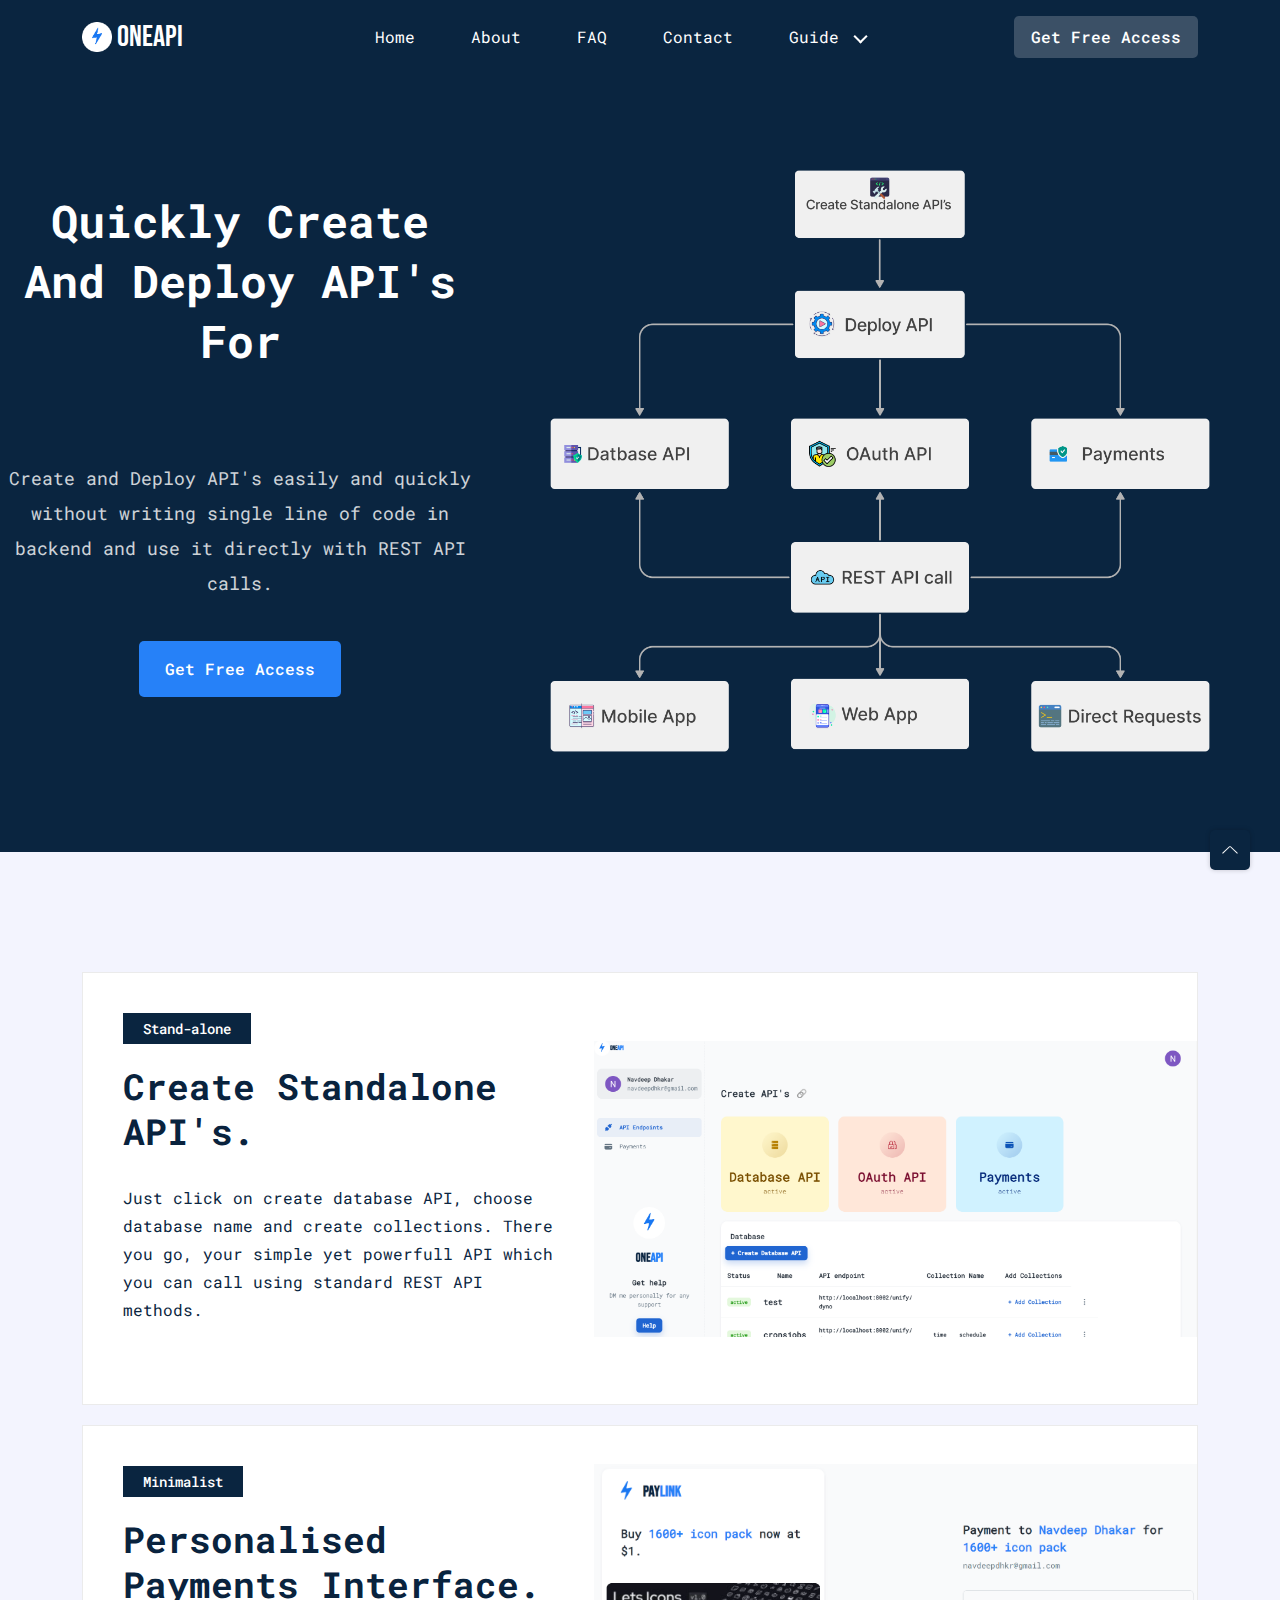
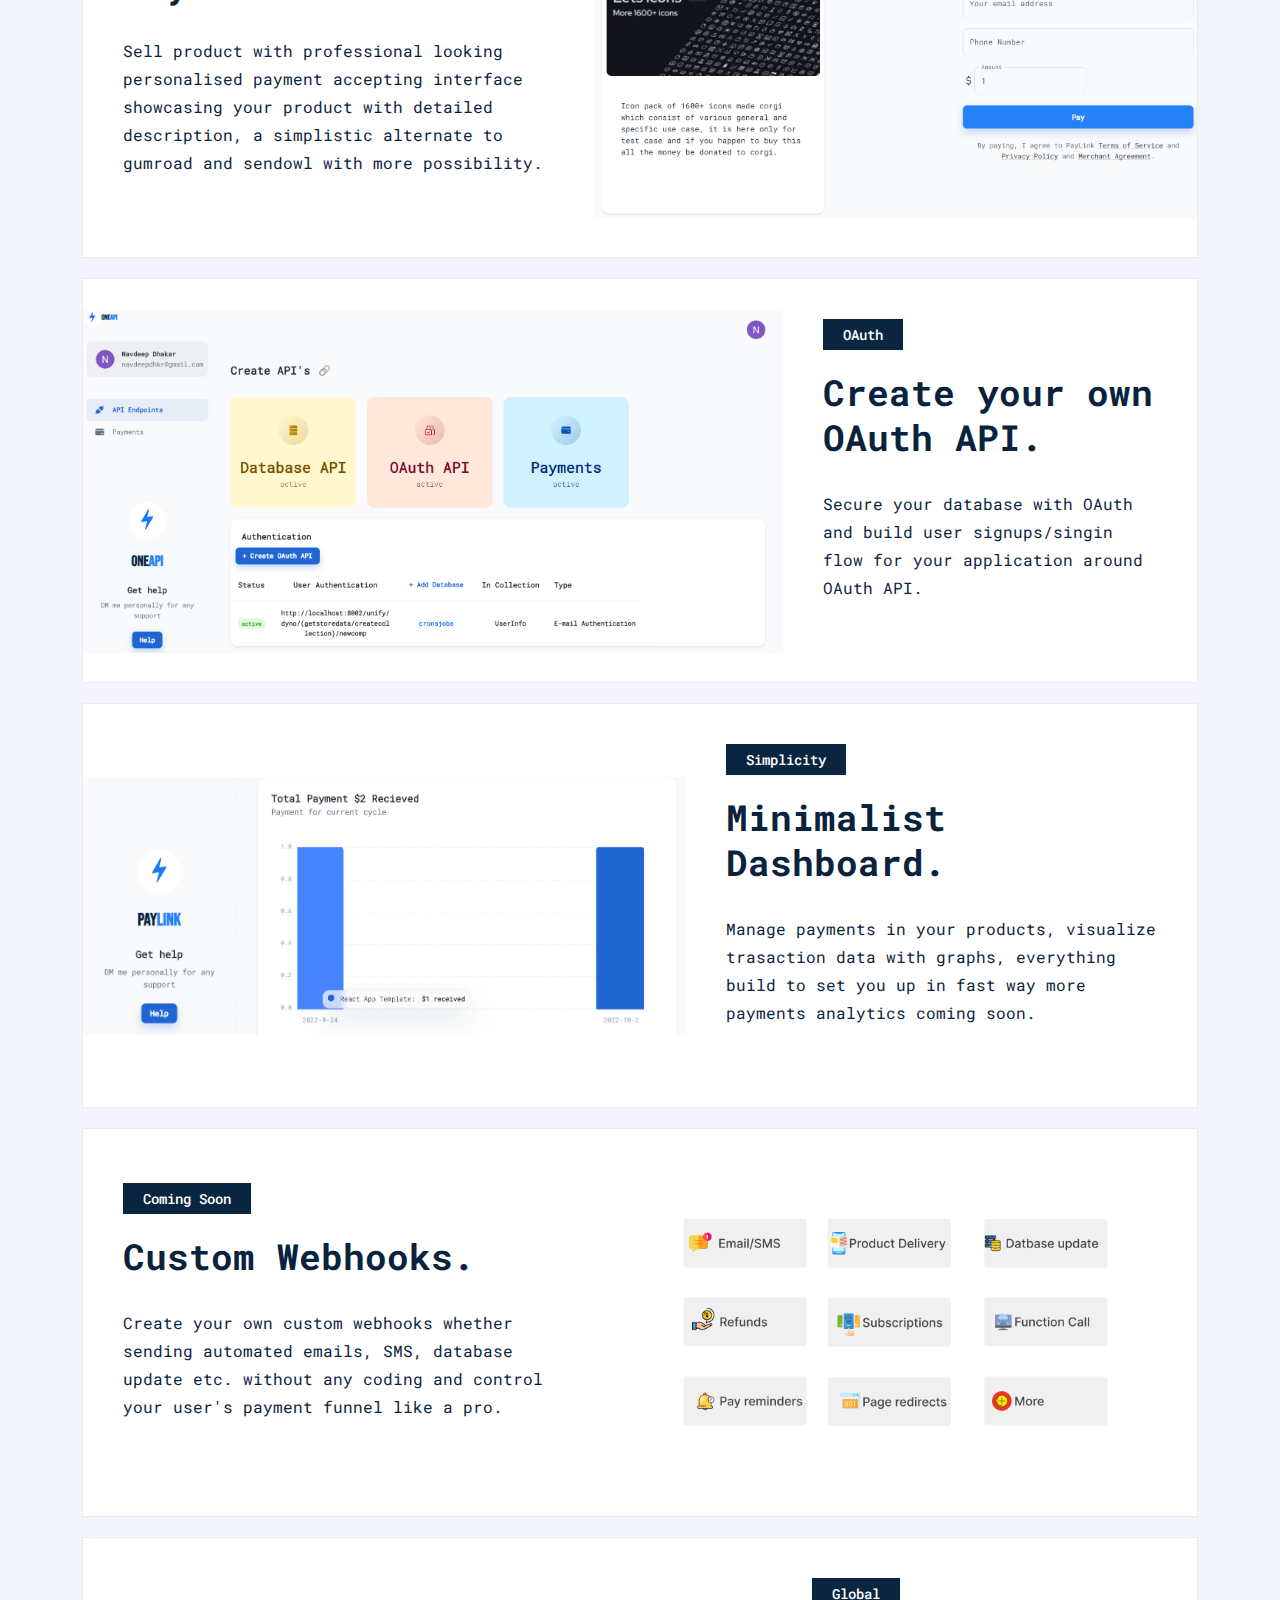
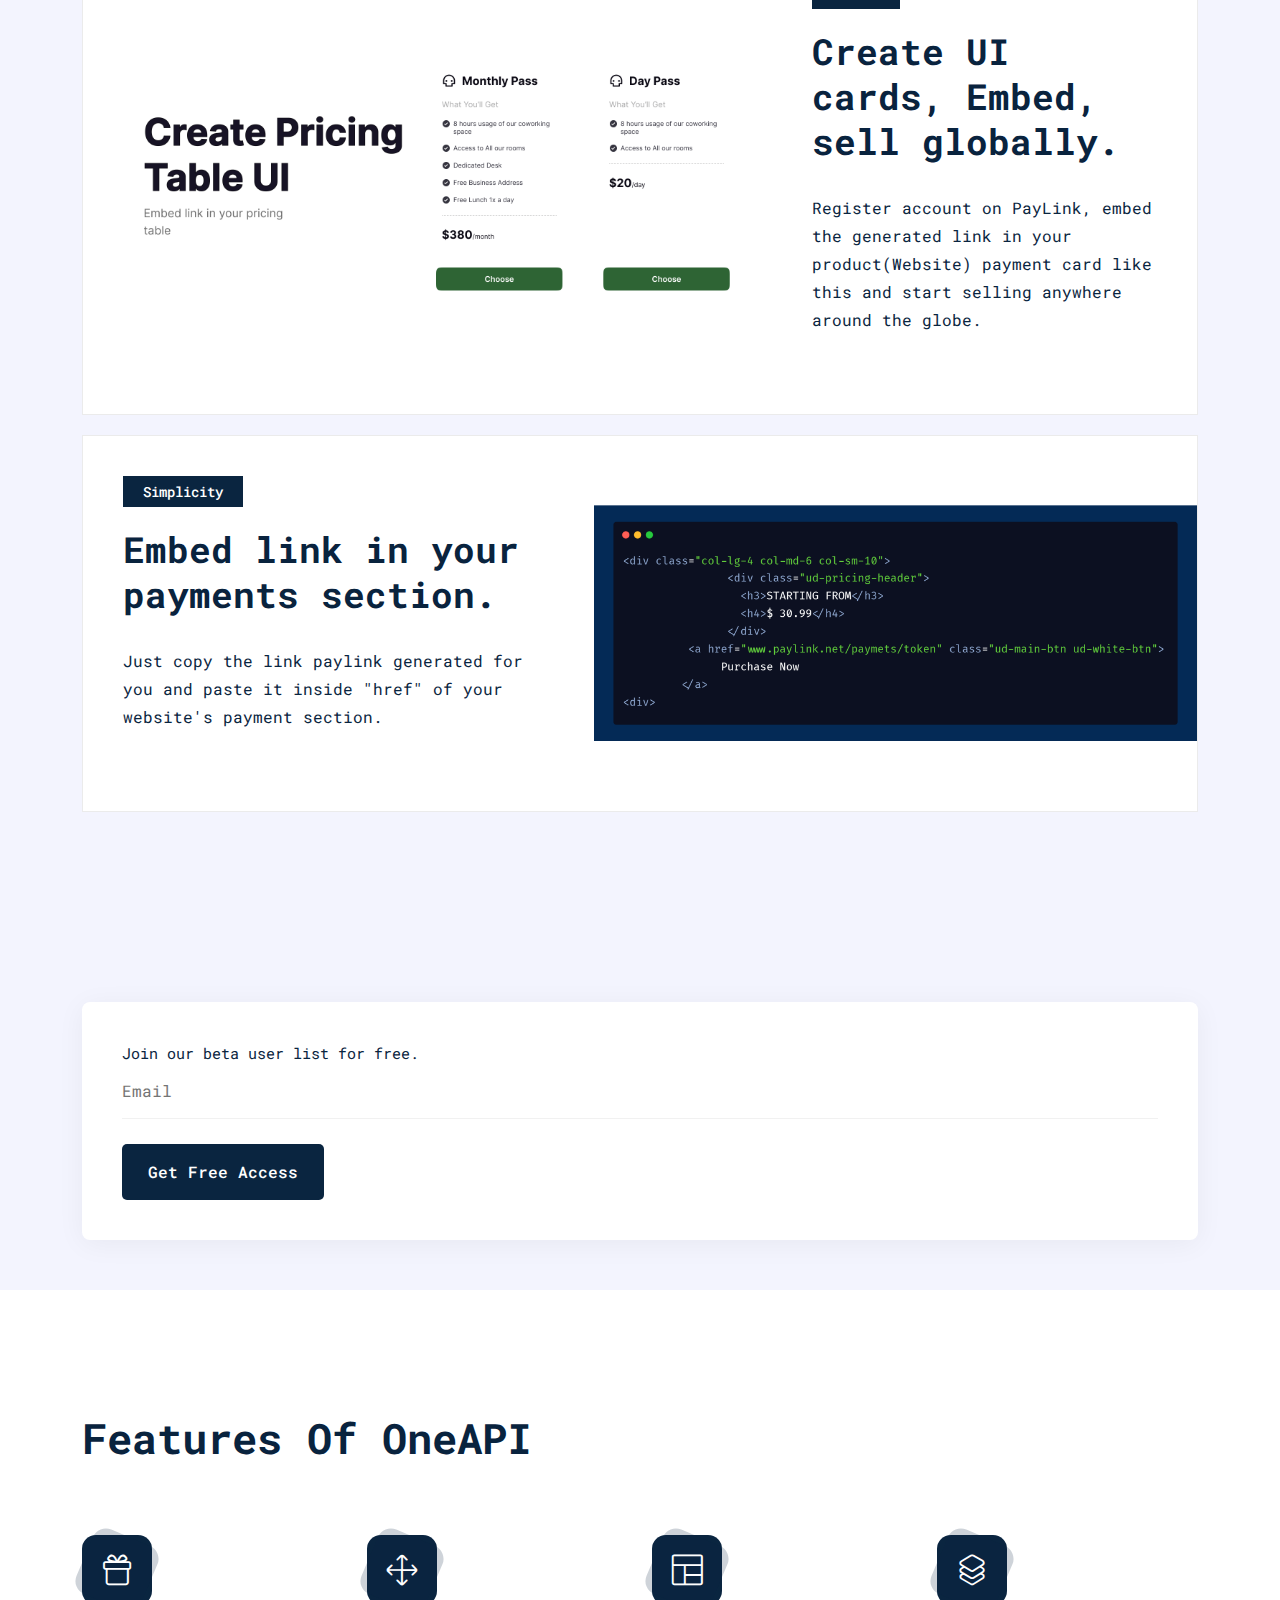
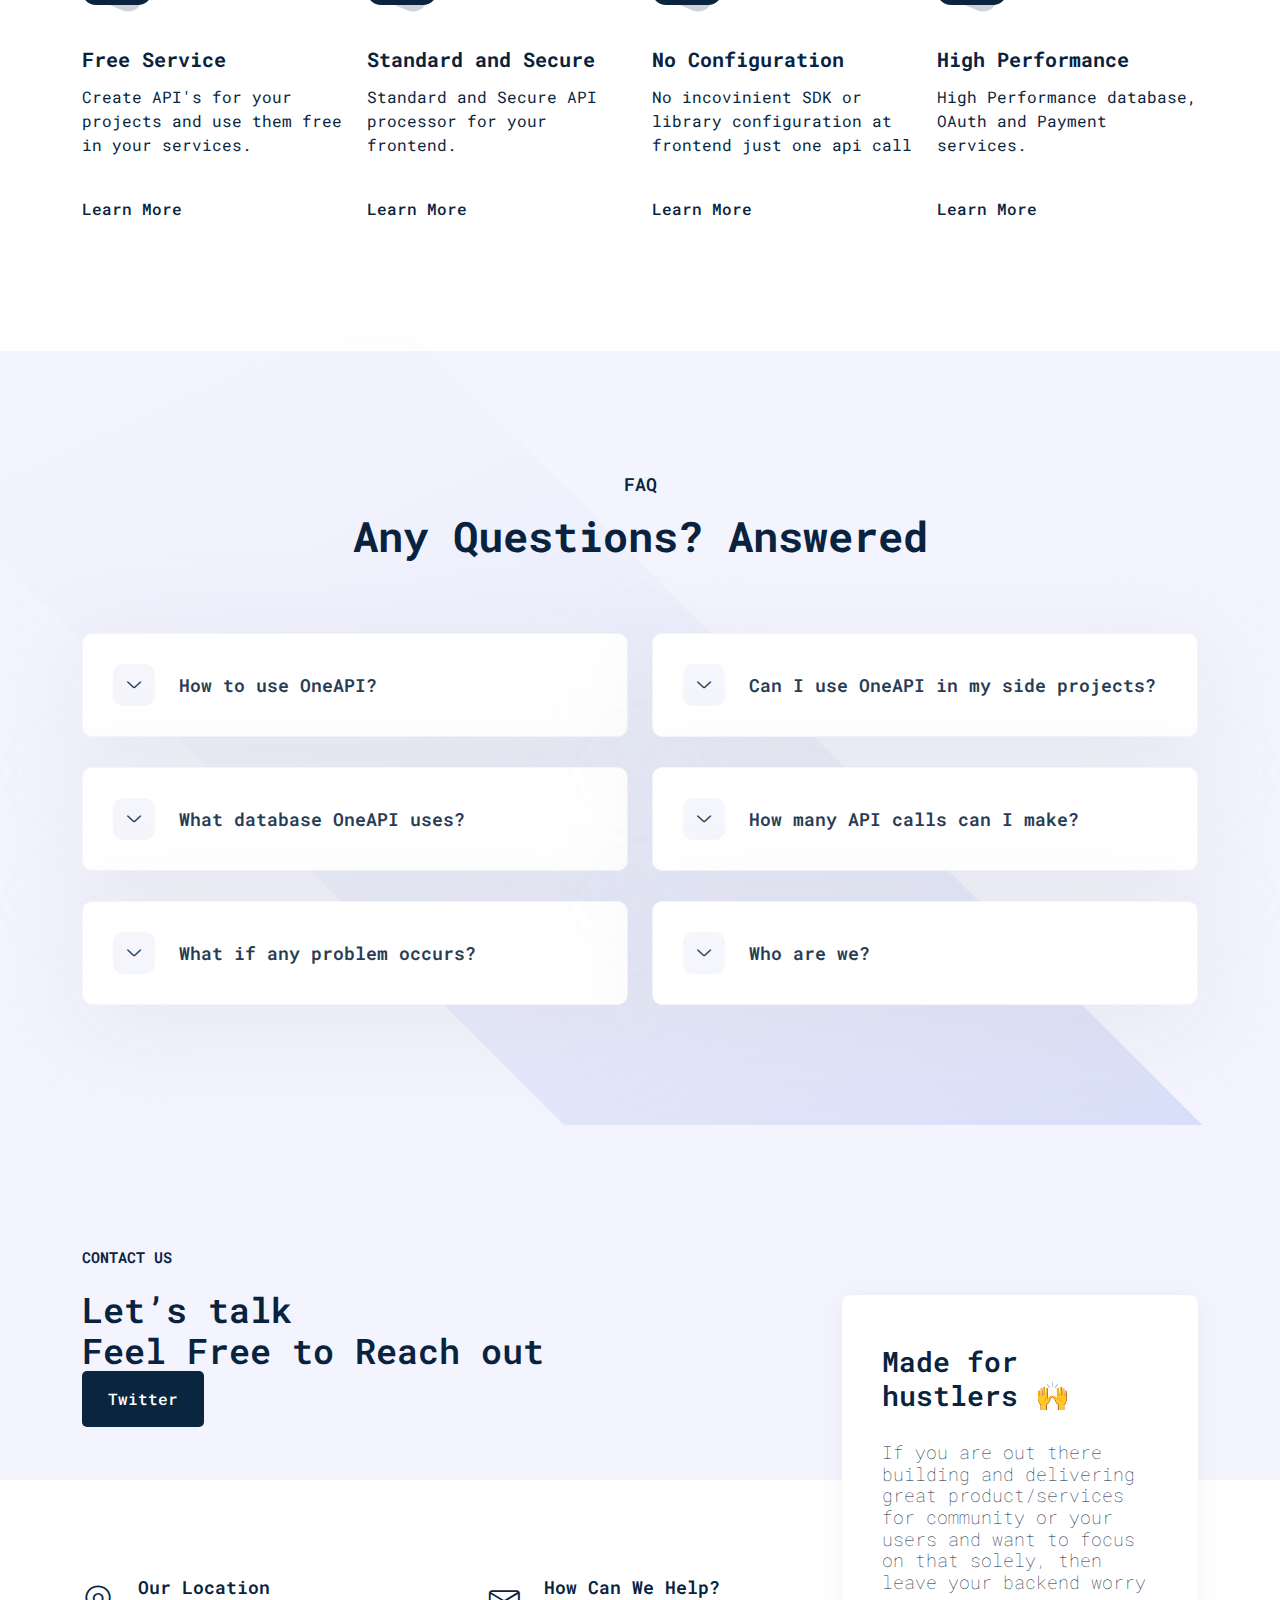
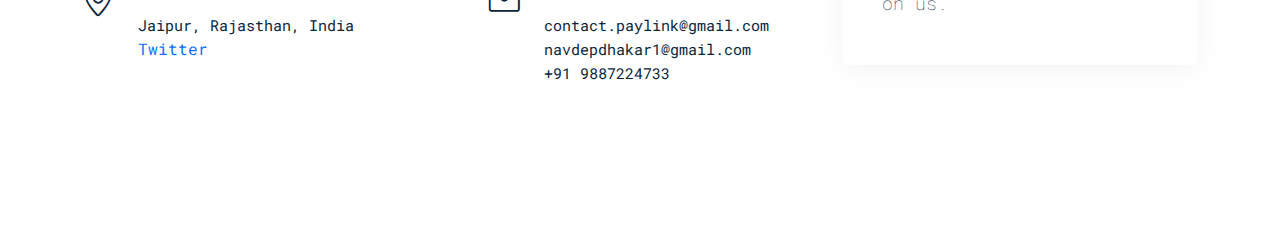
<file: index.html>
<!-- =========

	Template Name: Play
	Author: UIdeck
	Author URI: https://uideck.com/
	Support: https://uideck.com/support/
	Version: 1.1

========== -->

<!DOCTYPE html>
<html lang="en">
  <head>
    <meta charset="UTF-8" />
    <meta http-equiv="X-UA-Compatible" content="IE=edge" />
    <meta name="viewport" content="width=device-width, initial-scale=1.0" />
    <title>OneAPI | Create Stand-alone API's</title>

    <link rel="preconnect" href="https://fonts.googleapis.com" />
    <link rel="preconnect" href="https://fonts.gstatic.com" crossorigin />
    <link
      href="https://fonts.googleapis.com/css2?family=Bebas+Neue&family=Roboto+Mono&display=swap"
      rel="stylesheet"
    />
    <!-- Primary Meta Tags -->
    <meta name="title" content="PayLink - No code payment gateway" />
    <meta
      name="description"
      content="Create and deploy API's for database, OAuth, storage, payments."
    />
    <!-- Open Graph / Facebook -->
    <meta property="og:type" content="website" />
    <meta property="og:url" content="https://plink.vercel.app/" />
    <meta property="og:title" content="PayLink - No code payment gateway" />
    <meta
      property="og:description"
      content="Create and deploy API's for database, OAuth, storage, payments."
    />
    <meta
      property="og:image"
      content="https://res.cloudinary.com/dmzhcquzz/image/upload/v1667216365/Screenshot_216_kjw7pa.png"
    />

    <!-- Twitter -->
    <meta property="twitter:card" content="summary_large_image" />
    <meta property="twitter:url" content="https://www.nocodepayments.dev/" />
    <meta
      property="twitter:title"
      content="OneAPI - Create Stand-alone API's"
    />
    <meta
      property="twitter:description"
      content="Create and deploy API's for database, OAuth, storage, payments."
    />
    <meta
      property="twitter:image"
      content="https://res.cloudinary.com/dmzhcquzz/image/upload/v1667216365/Screenshot_216_kjw7pa.png"
    />

    <!--====== Favicon Icon ======-->
    <link
      rel="shortcut icon"
      href="assets/images/logo/paylink.png"
      type="image/svg"
    />

    <!-- ===== All CSS files ===== -->
    <link rel="stylesheet" href="assets/css/bootstrap.min.css" />
    <link rel="stylesheet" href="assets/css/animate.css" />
    <link rel="stylesheet" href="assets/css/lineicons.css" />
    <link rel="stylesheet" href="assets/css/ud-styles.css" />
    
    <script type="text/javascript">
    (function(c,l,a,r,i,t,y){
        c[a]=c[a]||function(){(c[a].q=c[a].q||[]).push(arguments)};
        t=l.createElement(r);t.async=1;t.src="https://www.clarity.ms/tag/"+i;
        y=l.getElementsByTagName(r)[0];y.parentNode.insertBefore(t,y);
    })(window, document, "clarity", "script", "dqkuocd3t5");
</script>
  </head>
  <body>
    <!-- ====== Header Start ====== -->
    <header class="ud-header">
      <div class="container">
        <div class="row">
          <div class="col-lg-12">
            <nav class="navbar navbar-expand-lg">
              <a
                class="navbar-brand"
                href="index.html"
                style="display: flex; align-items: center"
              >
                <img
                  src="assets/images/logo/oneapi.png"
                  alt="Logo"
                  style="width: 30px"
                />
                <p
                  class="ud-hero-title"
                  style="
                    font-family: 'Bebas Neue', cursive;
                    padding-left: 5px;
                    font-size: 30px;
                  "
                >
                  <span style="color: white" class="pay">One</span
                  ><span style="color: white" class="link">API</span>
                </p>
              </a>
              <button class="navbar-toggler">
                <span class="toggler-icon"> </span>
                <span class="toggler-icon"> </span>
                <span class="toggler-icon"> </span>
              </button>

              <div class="navbar-collapse">
                <ul id="nav" class="navbar-nav mx-auto">
                  <li class="nav-item">
                    <a class="ud-menu-scroll" href="#home">Home</a>
                  </li>

                  <li class="nav-item">
                    <a class="ud-menu-scroll" href="#about">About</a>
                  </li>
                  <li class="nav-item">
                    <a class="ud-menu-scroll" href="#faq">FAQ</a>
                  </li>
                  <!-- <li class="nav-item">
                    <a class="ud-menu-scroll" href="#pricing">Pricing</a>
                  </li>
                  <li class="nav-item">
                    <a class="ud-menu-scroll" href="#team">Team</a>
                  </li> -->
                  <li class="nav-item">
                    <a class="ud-menu-scroll" href="#contact">Contact</a>
                  </li>
                  <li class="nav-item nav-item-has-children">
                    <a href="javascript:void(0)"> Guide </a>
                    <ul class="ud-submenu">
                      <!-- <li class="ud-submenu-item">
                        <a href="pricing.html" class="ud-submenu-link">
                          Pricing Page
                        </a>
                      </li>
                      <li class="ud-submenu-item">
                        <a href="contact.html" class="ud-submenu-link">
                          Contact Page
                        </a>
                      </li>
                      <li class="ud-submenu-item">
                        <a href="blog.html" class="ud-submenu-link">
                          Blog Grid Page
                        </a>
                      </li> -->
                      <li class="ud-submenu-item">
                        <a
                          href="how-to-use-paylink.html"
                          class="ud-submenu-link"
                        >
                          Short Intro
                        </a>
                      </li>
                      <li class="ud-submenu-item">
                        <a
                          href="how-to-integrate-no-code-payments-in-easy-steps.html"
                          class="ud-submenu-link"
                        >
                          Payment Integration guide
                        </a>
                      </li>
                      <!-- <li class="ud-submenu-item">
                        <a href="#about" class="ud-submenu-link">
                          About Page
                        </a>
                      </li> -->
                      <!-- <li class="ud-submenu-item">
                        <a href="404.html" class="ud-submenu-link">404 Page</a>
                      </li> -->
                    </ul>
                  </li>
                </ul>
              </div>

              <div class="navbar-btn d-none d-sm-inline-block">
                <!-- <a href="login.html" class="ud-main-btn ud-login-btn">
                  Sign In
                </a> -->
                <a class="ud-main-btn ud-white-btn" href="#email">
                  Get Free Access
                </a>
              </div>
            </nav>
          </div>
        </div>
      </div>
    </header>
    <!-- ====== Header End ====== -->

    <!-- ====== Hero Start ====== -->
    <section class="ud-hero" id="home">
      <div
        style="
          display: flex;
          flex-direction: row;
          justify-content: center;
          align-items: center;
          flex-wrap: wrap;
        "
      >
        <div
          class="ud-hero-content wow fadeInUp"
          data-wow-delay=".2s"
          style="
            flex: 1;
            display: flex;
            flex-direction: column;
            align-items: center;
          "
        >
          <h1 class="ud-hero-title">
           Quickly Create And Deploy API's For
            <br />
            <div class="rw-words rw-words-1">
              <span> Web App</span>
              <span> Mobile App</span>
              <span>Rest API Call</span>
            </div>
            <br />
        
          </h1>
          <p class="ud-hero-desc">
          Create and Deploy API's easily and quickly without writing single line of code in backend and use it directly with REST API calls.
         
          <!-- Try paylink's <span style="color: #2681f8">3 steps</span> payment integration with custom webhooks. -->
    
          </p>
          <div style="display: flex; justify-content: center;align-items: center;margin-bottom: 10px;">
          
            
           </div>
          <div>
            <!-- <a href="login.html" class="ud-main-btn ud-login-btn">
                  Sign In
                </a> -->
            <a
              class="ud-main-btn ud-white-btn"
              href="#email"
              style="background-color: #2681f8"
            >
              Get Free Access
            </a>
          </div>
          
           <div style="display: flex; justify-content: center;align-items: center; margin-top: 10px;">
                        <!-- <span style="color: gray;">choose your gateway and start automatin.</span> -->

           <br>
            <!-- <a href="https://razorpay.com/">
            <img
                  src="assets/images/hero/razorpay.png"
                  alt="hero-image"
                  style="border-radius: 20px;width: 100px;"
                /></a> -->
           </div>
        </div>
        <div>
          <img
                  src="assets/images/blog/features1.png"
                  alt="hero-image"
                  style="width: 800px; padding-bottom: 30px;"
                />
        </div>

        <!-- <div class="slider" style="margin-bottom: 30px">
          <div class="slides" style="flex: 2">
            <div id="slides__1" class="slide">

              <a class="slide__prev" href="#slides__4" title="Next"></a>
              <a class="slide__next" href="#slides__2" title="Next"></a>
            </div>
            <div id="slides__2" class="slide">
              <a class="slide__prev" href="#slides__1" title="Prev"></a>
              <a class="slide__next" href="#slides__3" title="Next"></a>
            </div>
            <div id="slides__3" class="slide">
              
              <a class="slide__prev" href="#slides__2" title="Prev"></a>
              <a class="slide__next" href="#slides__4" title="Next"></a>
            </div>
          </div>
          <div class="slider__nav">
            <a class="slider__navlink" href="#slides__1" id="link1">1.Register</a>
            <a class="slider__navlink" href="#slides__2" id="link1">2.Embed</a>
            <a class="slider__navlink" href="#slides__3" id="link1">3.Accept</a>
          </div>
        </div> -->

        <!-- <div
              style="
                display: flex;
                flex-direction: row;
                padding-bottom: 10px;
                align-items: center;
              "
              class="steps"
            >
              <div
                class="ud-hero-image wow fadeInUp"
                data-wow-delay=".25s"
                style="padding-left: 20px"
              >
                <img
                  src="assets/images/blog/s1.png"
                  alt="hero-image"
                  style="border-radius: 20px"
                />

                <img
                  src="assets/images/hero/dotted-shape.svg"
                  alt="shape"
                  class="shape shape-2"
                />
                <h5 style="color: white">1. Register(Product Upload).</h5>
              </div>


              <div
                class="ud-hero-image wow fadeInUp"
                data-wow-delay=".25s"
                style="padding-left: 20px"
              >
                <img
                  src="assets/images/blog/code.png"
                  alt="hero-image"
                  style="border-radius: 20px"
                />

                <img
                  src="assets/images/hero/dotted-shape.svg"
                  alt="shape"
                  class="shape shape-2"
                />
                <h5 style="color: white">2. Embed HTML Link.</h5>
              </div>
           
              <div
                class="ud-hero-image wow fadeInUp"
                data-wow-delay=".25s"
                style="padding-left: 20px"
              >
                <img
                  src="assets/images/blog/s6.png"
                  alt="hero-image"
                  style="border-radius: 20px"
                />
  
                <img
                  src="assets/images/hero/dotted-shape.svg"
                  alt="shape"
                  class="shape shape-2"
                />
                <h5 style="color: white">3. Receive Payments.</h5>
              </div>
            </div> -->
      </div>
    </section>
    <!-- ====== Hero End ====== -->

    <!-- ====== About Start ====== -->
    <section id="about" class="ud-about">
      <div class="container">
        <div
          class="ud-about-wrapper wow fadeInUp"
          data-wow-delay=".2s"
          style="display: flex; align-items: center;"
        >
          
        <div class="ud-about-content-wrapper">
          <div class="ud-about-content">
            <span class="tag">Stand-alone</span>
            <h2>Create Standalone API's.</h2>
            <p>
              Just click on create database API, choose database name and create collections. There
              you go, your simple yet powerfull API which you can call using standard REST API methods.
            </p>
            <!-- <a href="javascript:void(0)" class="ud-main-btn">Learn More</a> -->
          </div>
        </div>
        <div class="ud-about-image">
          <img
            src="assets/images/blog/database.png"
            alt="about-image"
            style="width: 700px"
          />
        </div>
      </div>
        <div
          class="ud-about-wrapper wow fadeInUp"
          data-wow-delay=".2s"
          style="display: flex; align-items: center;"
        >
          
        <div class="ud-about-content-wrapper">
          <div class="ud-about-content">
            <span class="tag">Minimalist</span>
            <h2>Personalised Payments Interface.</h2>
            <p>
              Sell product with professional looking personalised payment accepting interface showcasing your product
              with detailed description, a simplistic alternate to gumroad and sendowl with more possibility.
            </p>
            <!-- <a href="javascript:void(0)" class="ud-main-btn">Learn More</a> -->
          </div>
        </div>
        <div class="ud-about-image">
          <img
            src="assets/images/blog/interface.png"
            alt="about-image"
            style="width: 700px"
          />
        </div>
      </div>
      <div
          class="ud-about-wrapper wow fadeInUp"
          data-wow-delay=".2s"
          style="display: flex; align-items: center;"
        >
           <img
            src="assets/images/blog/oauth.png"
            alt="about-image"
            style="width: 700px"
          />
        <div class="ud-about-content-wrapper">
          <div class="ud-about-content">
            <span class="tag">OAuth</span>
            <h2>Create your own OAuth API.</h2>
            <p>
              Secure your database with OAuth and build user signups/singin flow for your
              application around OAuth API.
            </p>
            <!-- <a href="javascript:void(0)" class="ud-main-btn">Learn More</a> -->
          </div>
        </div>
        <div class="ud-about-image">
         
        </div>
      </div>
      
        <div
        class="ud-about-wrapper wow fadeInUp"
        data-wow-delay=".2s"
        style="display: flex; align-items: center"
      >
       <div class="ud-about-image">
          <img
            src="assets/images/blog/dashboard.png"
            alt="about-image"
            style="width: 700px"
          />
        </div>
        <div class="ud-about-content-wrapper">
          <div class="ud-about-content">
            <span class="tag">Simplicity</span>
            <h2>Minimalist Dashboard.</h2>
            <p>
              Manage payments in your products, visualize trasaction data with graphs, everything build to set you up in fast way
              more payments analytics coming soon.
            </p>
            <!-- <a href="javascript:void(0)" class="ud-main-btn">Learn More</a> -->
          </div>
        </div>
       
      </div>
        <div
          class="ud-about-wrapper wow fadeInUp"
          data-wow-delay=".2s"
          style="display: flex; align-items: center;"
        >
        
        <div class="ud-about-content-wrapper">
          <div class="ud-about-content">
            <span class="tag">Coming Soon</span>
            <h2>Custom Webhooks.</h2>
            <p>
              Create your own custom webhooks whether sending automated emails, SMS, database update etc.
              without any coding and control your user's payment funnel like a pro.
            </p>
            <!-- <a href="javascript:void(0)" class="ud-main-btn">Learn More</a> -->
          </div>
        </div>
          <div class="ud-about-image">
          <img
            src="assets/images/blog/webhooks.png"
            alt="about-image"
            style="width: 700px"
          />
        </div>
      </div>
  
          <div
          class="ud-about-wrapper wow fadeInUp"
          data-wow-delay=".2s"
          style="display: flex; align-items: center; flex-direction: row"
        >
        <div class="ud-about-image">
            <img
              src="assets/images/blog/paymentex1.png"
              alt="about-image"
              style="width: 1000px"
            />
          </div>
          <div class="ud-about-content-wrapper">
            <div class="ud-about-content">
              <span class="tag">Global</span>
              <h2>Create UI cards, Embed, sell globally.</h2>
              <p>
                Register account on PayLink, embed the generated link in your
                product(Website) payment card like this and start selling
                anywhere around the globe.
              </p>
              <!-- <p>
                Core concept behind PayLink is to provide no code payment integration in your website without any complex payments gateway API configuration and unified payment link for you so you can sell anything online without worrying about
                payments.
              </p>

              <p>
                Unique PayLink can be shared with your customer or you can integrate it in your website and start accepting online payments in no time,
                 without hassle of setting up complex payments SDK in your website or app.
              </p>
              <p>
                We want to be part of journey from $0.00 MRR to $1xxxxx MRR and help you in this journey 
                by making your customer checkout experience as smooth as possible.
              </p> -->
              <!-- <a href="javascript:void(0)" class="ud-main-btn">Learn More</a> -->
            </div>
          </div>
          
        </div>
      <div
        class="ud-about-wrapper wow fadeInUp"
        data-wow-delay=".2s"
        style="display: flex; align-items: center"
      > 
        <div class="ud-about-content-wrapper">
          <div class="ud-about-content">
            <span class="tag">Simplicity</span>
            <h2>Embed link in your payments section.</h2>
            <p>
              Just copy the link paylink generated for you and paste it inside
              "href" of your website's payment section.
            </p>
            <!-- <a href="javascript:void(0)" class="ud-main-btn">Learn More</a> -->
          </div>
        </div>
       <div class="ud-about-image">
          <img
            src="assets/images/blog/code1.png"
            alt="about-image"
            style="width: 700px"
          />
        </div>
      </div>
    </section>
    <section id="email" class="ud-about" style="padding: 50px 0">
      <div class="container">
        <div
          class="ud-contact-form-wrapper wow fadeInUp"
          data-wow-delay=".2s"
          style="padding: 40px"
        >
          <form
            class="ud-contact-form"
            method="post"
            action="https://a425e9be.sibforms.com/serve/[base64]"
          >
            <!-- <div class="ud-form-group">
                                              <label for="fullName">Name</label>
                                              <input type="text" name="name" placeholder="Name (optional)" />
                                            </div> -->
            <div class="ud-form-group">
              <label for="email" style="color: #0a2540; font-size: 15px"
                >Join our beta user list for free.</label
              >
              <input
                class="input"
                type="text"
                id="EMAIL"
                name="EMAIL"
                autocomplete="off"
                placeholder="Email"
                data-required="true"
                required
              />
            </div>
            <!-- <p>
              <input
                id="07639"
                type="checkbox"
                name="l"
                checked
                value="07639332-bbc6-4145-9377-673b6b12fa13"
              />
              <label for="07639">confirm</label>
            </p> -->
            <div class="ud-form-group mb-0">
              <button type="submit" class="ud-main-btn">Get Free Access</button>
            </div>
          </form>
        </div>
      </div>
    </section>
    <!-- ====== About End ====== -->
    <!-- ====== Features Start ====== -->
    <section id="features" class="ud-features">
      <div class="container">
        <div class="row">
          <div class="col-lg-12">
            <div class="ud-section-title">
              <h2>Features of OneAPI</h2>
              <p></p>
            </div>
          </div>
        </div>
        <div class="row">
          <div class="col-xl-3 col-lg-3 col-sm-6">
            <div class="ud-single-feature wow fadeInUp" data-wow-delay=".1s">
              <div class="ud-feature-icon">
                <i class="lni lni-gift"></i>
              </div>
              <div class="ud-feature-content">
                <h3 class="ud-feature-title">Free Service</h3>
                <p class="ud-feature-desc">
                 Create API's for your projects and use them free in your services.
                </p>
                <a href="javascript:void(0)" class="ud-feature-link">
                  Learn More
                </a>
              </div>
            </div>
          </div>
          <div class="col-xl-3 col-lg-3 col-sm-6">
            <div class="ud-single-feature wow fadeInUp" data-wow-delay=".15s">
              <div class="ud-feature-icon">
                <i class="lni lni-move"></i>
              </div>
              <div class="ud-feature-content">
                <h3 class="ud-feature-title">Standard and Secure</h3>
                <p class="ud-feature-desc">
                  Standard and Secure API processor for your frontend.
                </p>
                <a href="javascript:void(0)" class="ud-feature-link">
                  Learn More
                </a>
              </div>
            </div>
          </div>
          <div class="col-xl-3 col-lg-3 col-sm-6">
            <div class="ud-single-feature wow fadeInUp" data-wow-delay=".2s">
              <div class="ud-feature-icon">
                <i class="lni lni-layout"></i>
              </div>
              <div class="ud-feature-content">
                <h3 class="ud-feature-title">No Configuration</h3>
                <p class="ud-feature-desc">
                 No incovinient SDK or library configuration at frontend just one api call
                </p>
                <a href="javascript:void(0)" class="ud-feature-link">
                  Learn More
                </a>
              </div>
            </div>
          </div>
          <div class="col-xl-3 col-lg-3 col-sm-6">
            <div class="ud-single-feature wow fadeInUp" data-wow-delay=".25s">
              <div class="ud-feature-icon">
                <i class="lni lni-layers"></i>
              </div>
              <div class="ud-feature-content">
                <h3 class="ud-feature-title">High Performance</h3>
                <p class="ud-feature-desc">
                 High Performance database, OAuth and Payment services.
                </p>
                <a href="javascript:void(0)" class="ud-feature-link">
                  Learn More
                </a>
              </div>
            </div>
          </div>
        </div>
      </div>
    </section>
    <!-- ====== Features End ====== -->
    <!-- ====== Pricing Start ====== -->
    <!-- <section id="pricing" class="ud-pricing">
      <div class="container">
        <div class="row">
          <div class="col-lg-12">
            <div class="ud-section-title mx-auto text-center">
              <span>Pricing</span>
              <h2>Our Pricing Plans</h2>
              <p>
                There are many variations of passages of Lorem Ipsum available
                but the majority have suffered alteration in some form.
              </p>
            </div>
          </div>
        </div>

        <div class="row g-0 align-items-center justify-content-center">
          <div class="col-lg-4 col-md-6 col-sm-10">
            <div
              class="ud-single-pricing first-item wow fadeInUp"
              data-wow-delay=".15s"
            >
              <div class="ud-pricing-header">
                <h3>STARTING FROM</h3>
                <h4>$ 19.99</h4>
              </div>
              <div class="ud-pricing-body">
                <ul>
                  <li>5 User</li>
                  <li>All UI components</li>
                  <li>Lifetime access</li>
                  <li>Free updates</li>
                  <li>Use on 1 (one) project</li>
                  <li>4 Months support</li>
                </ul>
              </div>
              <div class="ud-pricing-footer">
                <a href="javascript:void(0)" class="ud-main-btn ud-border-btn">
                  Purchase Now
                </a>
              </div>
            </div>
          </div>
          <div class="col-lg-4 col-md-6 col-sm-10">
            <div
              class="ud-single-pricing active wow fadeInUp"
              data-wow-delay=".1s"
            >
              <span class="ud-popular-tag">POPULAR</span>
              <div class="ud-pricing-header">
                <h3>STARTING FROM</h3>
                <h4>$ 30.99</h4>
              </div>
              <div class="ud-pricing-body">
                <ul>
                  <li>5 User</li>
                  <li>All UI components</li>
                  <li>Lifetime access</li>
                  <li>Free updates</li>
                  <li>Use on 1 (one) project</li>
                  <li>4 Months support</li>
                </ul>
              </div>
              <div class="ud-pricing-footer">
                <a href="javascript:void(0)" class="ud-main-btn ud-white-btn">
                  Purchase Now
                </a>
              </div>
            </div>
          </div>
          <div class="col-lg-4 col-md-6 col-sm-10">
            <div
              class="ud-single-pricing last-item wow fadeInUp"
              data-wow-delay=".15s"
            >
              <div class="ud-pricing-header">
                <h3>STARTING FROM</h3>
                <h4>$ 70.99</h4>
              </div>
              <div class="ud-pricing-body">
                <ul>
                  <li>5 User</li>
                  <li>All UI components</li>
                  <li>Lifetime access</li>
                  <li>Free updates</li>
                  <li>Use on 1 (one) project</li>
                  <li>4 Months support</li>
                </ul>
              </div>
              <div class="ud-pricing-footer">
                <a href="javascript:void(0)" class="ud-main-btn ud-border-btn">
                  Purchase Now
                </a>
              </div>
            </div>
          </div>
        </div>
      </div>
    </section> -->
    <!-- ====== Pricing End ====== -->

    <!-- ====== FAQ Start ====== -->
    <section id="faq" class="ud-faq">
      <div class="shape">
        <img src="assets/images/faq/shape.svg" alt="shape" />
      </div>
      <div class="container">
        <div class="row">
          <div class="col-lg-12">
            <div class="ud-section-title text-center mx-auto">
              <span>FAQ</span>
              <h2>Any Questions? Answered</h2>
              <p></p>
            </div>
          </div>
        </div>

        <div class="row">
          <div class="col-lg-6">
            <div class="ud-single-faq wow fadeInUp" data-wow-delay=".1s">
              <div class="accordion">
                <button
                  class="ud-faq-btn collapsed"
                  data-bs-toggle="collapse"
                  data-bs-target="#collapseOne"
                >
                  <span class="icon flex-shrink-0">
                    <i class="lni lni-chevron-down"></i>
                  </span>
                  <span>How to use OneAPI?</span>
                </button>
                <div id="collapseOne" class="accordion-collapse collapse">
                  <div class="ud-faq-body">
                    Create your API endpoint with database, call REST API from any fronted app(no backend required).
                  </div>
                </div>
              </div>
            </div>
            <div class="ud-single-faq wow fadeInUp" data-wow-delay=".15s">
              <div class="accordion">
                <button
                  class="ud-faq-btn collapsed"
                  data-bs-toggle="collapse"
                  data-bs-target="#collapseTwo"
                >
                  <span class="icon flex-shrink-0">
                    <i class="lni lni-chevron-down"></i>
                  </span>
                  <span>What database OneAPI uses?</span>
                </button>
                <div id="collapseTwo" class="accordion-collapse collapse">
                  <div class="ud-faq-body">
                    OneAPI uses document based noSQL database and mongodb as it's service provider.
                  </div>
                </div>
              </div>
            </div>
            <div class="ud-single-faq wow fadeInUp" data-wow-delay=".2s">
              <div class="accordion">
                <button
                  class="ud-faq-btn collapsed"
                  data-bs-toggle="collapse"
                  data-bs-target="#collapseThree"
                >
                  <span class="icon flex-shrink-0">
                    <i class="lni lni-chevron-down"></i>
                  </span>
                  <span>What if any problem occurs?</span>
                </button>
                <div id="collapseThree" class="accordion-collapse collapse">
                  <div class="ud-faq-body">
                    we try to keep every process as transparent as we can, so if
                    anything happens you can contact us directly via phone or
                    email, we assure you your experience will be nice.
                  </div>
                </div>
              </div>
            </div>
          </div>
          <div class="col-lg-6">
            <div class="ud-single-faq wow fadeInUp" data-wow-delay=".1s">
              <div class="accordion">
                <button
                  class="ud-faq-btn collapsed"
                  data-bs-toggle="collapse"
                  data-bs-target="#collapseFour"
                >
                  <span class="icon flex-shrink-0">
                    <i class="lni lni-chevron-down"></i>
                  </span>
                  <span>Can I use OneAPI in my side projects?</span>
                </button>
                <div id="collapseFour" class="accordion-collapse collapse">
                  <div class="ud-faq-body">
                    Absolutely you can, OneAPI handles all your request upto
                    certain traffic for free.
                  </div>
                </div>
              </div>
            </div>
            <div class="ud-single-faq wow fadeInUp" data-wow-delay=".15s">
              <div class="accordion">
                <button
                  class="ud-faq-btn collapsed"
                  data-bs-toggle="collapse"
                  data-bs-target="#collapseFive"
                >
                  <span class="icon flex-shrink-0">
                    <i class="lni lni-chevron-down"></i>
                  </span>
                  <span>How many API calls can I make?</span>
                </button>
                <div id="collapseFive" class="accordion-collapse collapse">
                  <div class="ud-faq-body">
                    We are currently in our Beta Phase so as of now there is no
                    premium plan so you can use OneAPI for as many requests as
                    you want.
                  </div>
                </div>
              </div>
            </div>
            <div class="ud-single-faq wow fadeInUp" data-wow-delay=".2s">
              <div class="accordion">
                <button
                  class="ud-faq-btn collapsed"
                  data-bs-toggle="collapse"
                  data-bs-target="#collapseSix"
                >
                  <span class="icon flex-shrink-0">
                    <i class="lni lni-chevron-down"></i>
                  </span>
                  <span>Who are we?</span>
                </button>
                <div id="collapseSix" class="accordion-collapse collapse">
                  <div class="ud-faq-body">
                    I am a software developer and I love to build No Code tools
                    and application.Helping digital creators and people with not
                    much coding background make online impact interests me. so
                    feel free to use it, if you have any feedback give it at
                    navdepdhakar1@gmail.com or want to get in touch feel free to
                    reach me on twitter
                    <a href="https://twitter.com/dev_navdeep"
                      >https://twitter.com/dev_navdeep</a
                    >.
                  </div>
                </div>
              </div>
            </div>
          </div>
        </div>
      </div>
    </section>
    <!-- ====== FAQ End ====== -->

    <!-- ====== Testimonials Start ====== -->
    <!-- <section id="testimonials" class="ud-testimonials">
      <div class="container">
        <div class="row">
          <div class="col-lg-12">
            <div class="ud-section-title mx-auto text-center">
              <span>Testimonials</span>
              <h2>What our Customers Says</h2>
              <p>
                There are many variations of passages of Lorem Ipsum available
                but the majority have suffered alteration in some form.
              </p>
            </div>
          </div>
        </div>

        <div class="row">
          <div class="col-lg-4 col-md-6">
            <div
              class="ud-single-testimonial wow fadeInUp"
              data-wow-delay=".1s"
            >
              <div class="ud-testimonial-ratings">
                <i class="lni lni-star-filled"></i>
                <i class="lni lni-star-filled"></i>
                <i class="lni lni-star-filled"></i>
                <i class="lni lni-star-filled"></i>
                <i class="lni lni-star-filled"></i>
              </div>
              <div class="ud-testimonial-content">
                <p>
                  “Our members are so impressed. It's intuitive. It's clean.
                  It's distraction free. If you're building a community.
                </p>
              </div>
              <div class="ud-testimonial-info">
                <div class="ud-testimonial-image">
                  <img
                    src="assets/images/testimonials/author-01.png"
                    alt="author"
                  />
                </div>
                <div class="ud-testimonial-meta">
                  <h4>Sabo Masties</h4>
                  <p>Founder @UIdeck</p>
                </div>
              </div>
            </div>
          </div>
          <div class="col-lg-4 col-md-6">
            <div
              class="ud-single-testimonial wow fadeInUp"
              data-wow-delay=".15s"
            >
              <div class="ud-testimonial-ratings">
                <i class="lni lni-star-filled"></i>
                <i class="lni lni-star-filled"></i>
                <i class="lni lni-star-filled"></i>
                <i class="lni lni-star-filled"></i>
                <i class="lni lni-star-filled"></i>
              </div>
              <div class="ud-testimonial-content">
                <p>
                  “Our members are so impressed. It's intuitive. It's clean.
                  It's distraction free. If you're building a community.
                </p>
              </div>
              <div class="ud-testimonial-info">
                <div class="ud-testimonial-image">
                  <img
                    src="assets/images/testimonials/author-02.png"
                    alt="author"
                  />
                </div>
                <div class="ud-testimonial-meta">
                  <h4>Margin Gesmu</h4>
                  <p>Founder @Lineicons</p>
                </div>
              </div>
            </div>
          </div>
          <div class="col-lg-4 col-md-6">
            <div
              class="ud-single-testimonial wow fadeInUp"
              data-wow-delay=".2s"
            >
              <div class="ud-testimonial-ratings">
                <i class="lni lni-star-filled"></i>
                <i class="lni lni-star-filled"></i>
                <i class="lni lni-star-filled"></i>
                <i class="lni lni-star-filled"></i>
                <i class="lni lni-star-filled"></i>
              </div>
              <div class="ud-testimonial-content">
                <p>
                  “Our members are so impressed. It's intuitive. It's clean.
                  It's distraction free. If you're building a community.
                </p>
              </div>
              <div class="ud-testimonial-info">
                <div class="ud-testimonial-image">
                  <img
                    src="assets/images/testimonials/author-03.png"
                    alt="author"
                  />
                </div>
                <div class="ud-testimonial-meta">
                  <h4>William Smith</h4>
                  <p>Founder @GrayGrids</p>
                </div>
              </div>
            </div>
          </div>
        </div>
        <div class="row">
          <div class="col-lg-12">
            <div class="ud-brands wow fadeInUp" data-wow-delay=".2s">
              <div class="ud-title">
                <h6>Trusted and Used by</h6>
              </div>
              <div class="ud-brands-logo">
                <div class="ud-single-logo">
                  <img src="assets/images/brands/ayroui.svg" alt="ayroui" />
                </div>
                <div class="ud-single-logo">
                  <img src="assets/images/brands/uideck.svg" alt="uideck" />
                </div>
                <div class="ud-single-logo">
                  <img
                    src="assets/images/brands/graygrids.svg"
                    alt="graygrids"
                  />
                </div>
                <div class="ud-single-logo">
                  <img
                    src="assets/images/brands/lineicons.svg"
                    alt="lineicons"
                  />
                </div>
                <div class="ud-single-logo">
                  <img
                    src="assets/images/brands/ecommerce-html.svg"
                    alt="ecommerce-html"
                  />
                </div>
              </div>
            </div>
          </div>
        </div>
      </div>
    </section> -->
    <!-- ====== Testimonials End ====== -->

    <!-- ====== Team Start ====== -->
    <!-- <section id="team" class="ud-team">
      <div class="container">
        <div class="row">
          <div class="col-lg-12">
            <div class="ud-section-title mx-auto text-center">
              <span>Our Team</span>
              <h2>Meet The Team</h2>
              <p>
                There are many variations of passages of Lorem Ipsum available
                but the majority have suffered alteration in some form.
              </p>
            </div>
          </div>
        </div>

        <div class="row">
          <div class="col-xl-3 col-lg-3 col-sm-6">
            <div class="ud-single-team wow fadeInUp" data-wow-delay=".1s">
              <div class="ud-team-image-wrapper">
                <div class="ud-team-image">
                  <img src="assets/images/team/team-01.png" alt="team" />
                </div>

                <img
                  src="assets/images/team/dotted-shape.svg"
                  alt="shape"
                  class="shape shape-1"
                />
                <img
                  src="assets/images/team/shape-2.svg"
                  alt="shape"
                  class="shape shape-2"
                />
              </div>
              <div class="ud-team-info">
                <h5>Adveen Desuza</h5>
                <h6>UI Designer</h6>
              </div>
              <ul class="ud-team-socials">
                <li>
                  <a href="https://twitter.com/MusharofChy">
                    <i class="lni lni-facebook-filled"></i>
                  </a>
                </li>
                <li>
                  <a href="https://twitter.com/MusharofChy">
                    <i class="lni lni-twitter-filled"></i>
                  </a>
                </li>
                <li>
                  <a href="https://twitter.com/MusharofChy">
                    <i class="lni lni-instagram-filled"></i>
                  </a>
                </li>
              </ul>
            </div>
          </div>
          <div class="col-xl-3 col-lg-3 col-sm-6">
            <div class="ud-single-team wow fadeInUp" data-wow-delay=".15s">
              <div class="ud-team-image-wrapper">
                <div class="ud-team-image">
                  <img src="assets/images/team/team-02.png" alt="team" />
                </div>

                <img
                  src="assets/images/team/dotted-shape.svg"
                  alt="shape"
                  class="shape shape-1"
                />
                <img
                  src="assets/images/team/shape-2.svg"
                  alt="shape"
                  class="shape shape-2"
                />
              </div>
              <div class="ud-team-info">
                <h5>Jezmin uniya</h5>
                <h6>Product Designer</h6>
              </div>
              <ul class="ud-team-socials">
                <li>
                  <a href="https://twitter.com/MusharofChy">
                    <i class="lni lni-facebook-filled"></i>
                  </a>
                </li>
                <li>
                  <a href="https://twitter.com/MusharofChy">
                    <i class="lni lni-twitter-filled"></i>
                  </a>
                </li>
                <li>
                  <a href="https://twitter.com/MusharofChy">
                    <i class="lni lni-instagram-filled"></i>
                  </a>
                </li>
              </ul>
            </div>
          </div>
          <div class="col-xl-3 col-lg-3 col-sm-6">
            <div class="ud-single-team wow fadeInUp" data-wow-delay=".2s">
              <div class="ud-team-image-wrapper">
                <div class="ud-team-image">
                  <img src="assets/images/team/team-03.png" alt="team" />
                </div>

                <img
                  src="assets/images/team/dotted-shape.svg"
                  alt="shape"
                  class="shape shape-1"
                />
                <img
                  src="assets/images/team/shape-2.svg"
                  alt="shape"
                  class="shape shape-2"
                />
              </div>
              <div class="ud-team-info">
                <h5>Andrieo Gloree</h5>
                <h6>App Developer</h6>
              </div>
              <ul class="ud-team-socials">
                <li>
                  <a href="https://twitter.com/MusharofChy">
                    <i class="lni lni-facebook-filled"></i>
                  </a>
                </li>
                <li>
                  <a href="https://twitter.com/MusharofChy">
                    <i class="lni lni-twitter-filled"></i>
                  </a>
                </li>
                <li>
                  <a href="https://twitter.com/MusharofChy">
                    <i class="lni lni-instagram-filled"></i>
                  </a>
                </li>
              </ul>
            </div>
          </div>
          <div class="col-xl-3 col-lg-3 col-sm-6">
            <div class="ud-single-team wow fadeInUp" data-wow-delay=".25s">
              <div class="ud-team-image-wrapper">
                <div class="ud-team-image">
                  <img src="assets/images/team/team-04.png" alt="team" />
                </div>

                <img
                  src="assets/images/team/dotted-shape.svg"
                  alt="shape"
                  class="shape shape-1"
                />
                <img
                  src="assets/images/team/shape-2.svg"
                  alt="shape"
                  class="shape shape-2"
                />
              </div>
              <div class="ud-team-info">
                <h5>Jackie Sanders</h5>
                <h6>Content Writer</h6>
              </div>
              <ul class="ud-team-socials">
                <li>
                  <a href="https://twitter.com/MusharofChy">
                    <i class="lni lni-facebook-filled"></i>
                  </a>
                </li>
                <li>
                  <a href="https://twitter.com/MusharofChy">
                    <i class="lni lni-twitter-filled"></i>
                  </a>
                </li>
                <li>
                  <a href="https://twitter.com/MusharofChy">
                    <i class="lni lni-instagram-filled"></i>
                  </a>
                </li>
              </ul>
            </div>
          </div>
        </div>
      </div>
    </section> -->
    <!-- ====== Team End ====== -->

    <!-- ====== Contact Start ====== -->
    <section id="contact" class="ud-contact">
      <div class="container">
        <div class="row align-items-center">
          <div class="col-xl-8 col-lg-7">
            <div class="ud-contact-content-wrapper">
              <div class="ud-contact-title">
                <span>CONTACT US</span>
                <h2>
                  Let’s talk <br />
                  Feel Free to Reach out
                </h2>
                <a
                  href="https://twitter.com/dev_navdeep"
                  class="ud-main-btn ud-login-btn"
                >
                  Twitter
                </a>
              </div>
              <div class="ud-contact-info-wrapper">
                <div class="ud-single-info">
                  <div class="ud-info-icon">
                    <i class="lni lni-map-marker"></i>
                  </div>
                  <div class="ud-info-meta">
                    <h5>Our Location</h5>
                    <p>Jaipur, Rajasthan, India</p>
                    <a href="https://twitter.com/paylinkOneAPI">Twitter</a>

                  </div>
                </div>
                <div class="ud-single-info">
                  <div class="ud-info-icon">
                    <i class="lni lni-envelope"></i>
                  </div>
                  <div class="ud-info-meta">
                    <h5>How Can We Help?</h5>
                    <p>contact.paylink@gmail.com</p>
                    <p>navdepdhakar1@gmail.com</p>
                    <p>+91 9887224733</p>
                  </div>
                </div>
             
              </div>
            </div>
          </div>
           <div class="col-xl-4 col-lg-5">
            <div
              class="ud-contact-form-wrapper wow fadeInUp"
              data-wow-delay=".2s"
            >
              <h3 class="ud-contact-form-title">Made for hustlers 🙌</h3>
              <h5 style="font-weight: lighter;">If you are out there building and delivering great product/services for community or your users 
                and want to focus on that solely, then leave your backend worry on us.
              </h5>
              
            </div>
          </div>
          <!-- <div class="col-xl-4 col-lg-5">
            <div
              class="ud-contact-form-wrapper wow fadeInUp"
              data-wow-delay=".2s"
            >
              <h3 class="ud-contact-form-title">Send us a Message</h3>
              <form class="ud-contact-form">
                <div class="ud-form-group">
                  <label for="fullName">Full Name*</label>
                  <input
                    type="text"
                    name="fullName"
                    placeholder="Adam Gelius"
                  />
                </div>
                <div class="ud-form-group">
                  <label for="email">Email*</label>
                  <input
                    type="email"
                    name="email"
                    placeholder="example@yourmail.com"
                  />
                </div>
                <div class="ud-form-group">
                  <label for="phone">Phone*</label>
                  <input
                    type="text"
                    name="phone"
                    placeholder="+885 1254 5211 552"
                  />
                </div>
                <div class="ud-form-group">
                  <label for="message">Message*</label>
                  <textarea
                    name="message"
                    rows="1"
                    placeholder="type your message here"
                  ></textarea>
                </div>
                <div class="ud-form-group mb-0">
                  <button type="submit" class="ud-main-btn">
                    Send Message
                  </button>
                </div>
              </form>
            </div>
          </div> -->
        </div>
      </div>
    </section>
    <!-- ====== Contact End ====== -->

    <!-- ====== Footer Start ====== -->
    <!-- <footer class="ud-footer wow fadeInUp" data-wow-delay=".15s">
      <div class="shape shape-1">
        <img src="assets/images/footer/shape-1.svg" alt="shape" />
      </div>
      <div class="shape shape-2">
        <img src="assets/images/footer/shape-2.svg" alt="shape" />
      </div>
      <div class="shape shape-3">
        <img src="assets/images/footer/shape-3.svg" alt="shape" />
      </div>
      <div class="ud-footer-widgets">
        <div class="container">
          <div class="row">
            <div class="col-xl-3 col-lg-4 col-md-6">
              <div class="ud-widget">
                <a href="index.html" class="ud-footer-logo">
                  <img src="assets/images/logo/logo.svg" alt="logo" />
                </a>
                <p class="ud-widget-desc">
                  We create digital experiences for brands and companies by
                  using technology.
                </p>
                <ul class="ud-widget-socials">
                  <li>
                    <a href="https://twitter.com/MusharofChy">
                      <i class="lni lni-facebook-filled"></i>
                    </a>
                  </li>
                  <li>
                    <a href="https://twitter.com/MusharofChy">
                      <i class="lni lni-twitter-filled"></i>
                    </a>
                  </li>
                  <li>
                    <a href="https://twitter.com/MusharofChy">
                      <i class="lni lni-instagram-filled"></i>
                    </a>
                  </li>
                  <li>
                    <a href="https://twitter.com/MusharofChy">
                      <i class="lni lni-linkedin-original"></i>
                    </a>
                  </li>
                </ul>
              </div>
            </div>

            <div class="col-xl-2 col-lg-2 col-md-6 col-sm-6">
              <div class="ud-widget">
                <h5 class="ud-widget-title">About Us</h5>
                <ul class="ud-widget-links">
                  <li>
                    <a href="javascript:void(0)">Home</a>
                  </li>
                  <li>
                    <a href="javascript:void(0)">Features</a>
                  </li>
                  <li>
                    <a href="javascript:void(0)">About</a>
                  </li>
                  <li>
                    <a href="javascript:void(0)">Testimonial</a>
                  </li>
                </ul>
              </div>
            </div>
            <div class="col-xl-2 col-lg-3 col-md-6 col-sm-6">
              <div class="ud-widget">
                <h5 class="ud-widget-title">Features</h5>
                <ul class="ud-widget-links">
                  <li>
                    <a href="javascript:void(0)">How it works</a>
                  </li>
                  <li>
                    <a href="javascript:void(0)">Privacy policy</a>
                  </li>
                  <li>
                    <a href="javascript:void(0)">Terms of service</a>
                  </li>
                  <li>
                    <a href="javascript:void(0)">Refund policy</a>
                  </li>
                </ul>
              </div>
            </div>
            <div class="col-xl-2 col-lg-3 col-md-6 col-sm-6">
              <div class="ud-widget">
                <h5 class="ud-widget-title">Our Products</h5>
                <ul class="ud-widget-links">
                  <li>
                    <a
                      href="https://lineicons.com/"
                      rel="nofollow noopner"
                      target="_blank"
                      >Lineicons
                    </a>
                  </li>
                  <li>
                    <a
                      href="https://ecommercehtml.com/"
                      rel="nofollow noopner"
                      target="_blank"
                      >Ecommerce HTML</a
                    >
                  </li>
                  <li>
                    <a
                      href="https://ayroui.com/"
                      rel="nofollow noopner"
                      target="_blank"
                      >Ayro UI</a
                    >
                  </li>
                  <li>
                    <a
                      href="https://graygrids.com/"
                      rel="nofollow noopner"
                      target="_blank"
                      >Plain Admin</a
                    >
                  </li>
                </ul>
              </div>
            </div>
            <div class="col-xl-3 col-lg-6 col-md-8 col-sm-10">
              <div class="ud-widget">
                <h5 class="ud-widget-title">Partners</h5>
                <ul class="ud-widget-brands">
                  <li>
                    <a
                      href="https://ayroui.com/"
                      rel="nofollow noopner"
                      target="_blank"
                    >
                      <img
                        src="assets/images/footer/brands/ayroui.svg"
                        alt="ayroui"
                      />
                    </a>
                  </li>
                  <li>
                    <a
                      href="https://ecommercehtml.com/"
                      rel="nofollow noopner"
                      target="_blank"
                    >
                      <img
                        src="assets/images/footer/brands/ecommerce-html.svg"
                        alt="ecommerce-html"
                      />
                    </a>
                  </li>
                  <li>
                    <a
                      href="https://graygrids.com/"
                      rel="nofollow noopner"
                      target="_blank"
                    >
                      <img
                        src="assets/images/footer/brands/graygrids.svg"
                        alt="graygrids"
                      />
                    </a>
                  </li>
                  <li>
                    <a
                      href="https://lineicons.com/"
                      rel="nofollow noopner"
                      target="_blank"
                    >
                      <img
                        src="assets/images/footer/brands/lineicons.svg"
                        alt="lineicons"
                      />
                    </a>
                  </li>
                  <li>
                    <a
                      href="https://uideck.com/"
                      rel="nofollow noopner"
                      target="_blank"
                    >
                      <img
                        src="assets/images/footer/brands/uideck.svg"
                        alt="uideck"
                      />
                    </a>
                  </li>
                  <li>
                    <a
                      href="https://tailwindtemplates.co/"
                      rel="nofollow noopner"
                      target="_blank"
                    >
                      <img
                        src="assets/images/footer/brands/tailwindtemplates.svg"
                        alt="tailwindtemplates"
                      />
                    </a>
                  </li>
                </ul>
              </div>
            </div>
          </div>
        </div>
      </div>
      <div class="ud-footer-bottom">
        <div class="container">
          <div class="row">
            <div class="col-md-8">
              <ul class="ud-footer-bottom-left">
                <li>
                  <a href="javascript:void(0)">Privacy policy</a>
                </li>
                <li>
                  <a href="javascript:void(0)">Support policy</a>
                </li>
                <li>
                  <a href="javascript:void(0)">Terms of service</a>
                </li>
              </ul>
            </div>
            <div class="col-md-4">
              <p class="ud-footer-bottom-right">
                Designed and Developed by
                <a href="https://uideck.com" rel="nofollow">UIdeck</a>
              </p>
            </div>
          </div>
        </div>
      </div>
    </footer> -->
    <!-- ====== Footer End ====== -->

    <!-- ====== Back To Top Start ====== -->
    <a href="javascript:void(0)" class="back-to-top">
      <i class="lni lni-chevron-up"> </i>
    </a>
    <!-- ====== Back To Top End ====== -->

    <!-- ====== All Javascript Files ====== -->
    <script src="assets/js/bootstrap.bundle.min.js"></script>
    <script src="assets/js/wow.min.js"></script>
    <script src="assets/js/main.js"></script>
    <script>
      // ==== for menu scroll
      const pageLink = document.querySelectorAll(".ud-menu-scroll");

      pageLink.forEach((elem) => {
        elem.addEventListener("click", (e) => {
          e.preventDefault();
          document.querySelector(elem.getAttribute("href")).scrollIntoView({
            behavior: "smooth",
            offsetTop: 1 - 60,
          });
        });
      });

      // section menu active
      function onScroll(event) {
        const sections = document.querySelectorAll(".ud-menu-scroll");
        const scrollPos =
          window.pageYOffset ||
          document.documentElement.scrollTop ||
          document.body.scrollTop;

        for (let i = 0; i < sections.length; i++) {
          const currLink = sections[i];
          const val = currLink.getAttribute("href");
          const refElement = document.querySelector(val);
          const scrollTopMinus = scrollPos + 73;
          if (
            refElement.offsetTop <= scrollTopMinus &&
            refElement.offsetTop + refElement.offsetHeight > scrollTopMinus
          ) {
            document
              .querySelector(".ud-menu-scroll")
              .classList.remove("active");
            currLink.classList.add("active");
          } else {
            currLink.classList.remove("active");
          }
        }
      }

      window.document.addEventListener("scroll", onScroll);
    </script>
  </body>
</html>
</file>
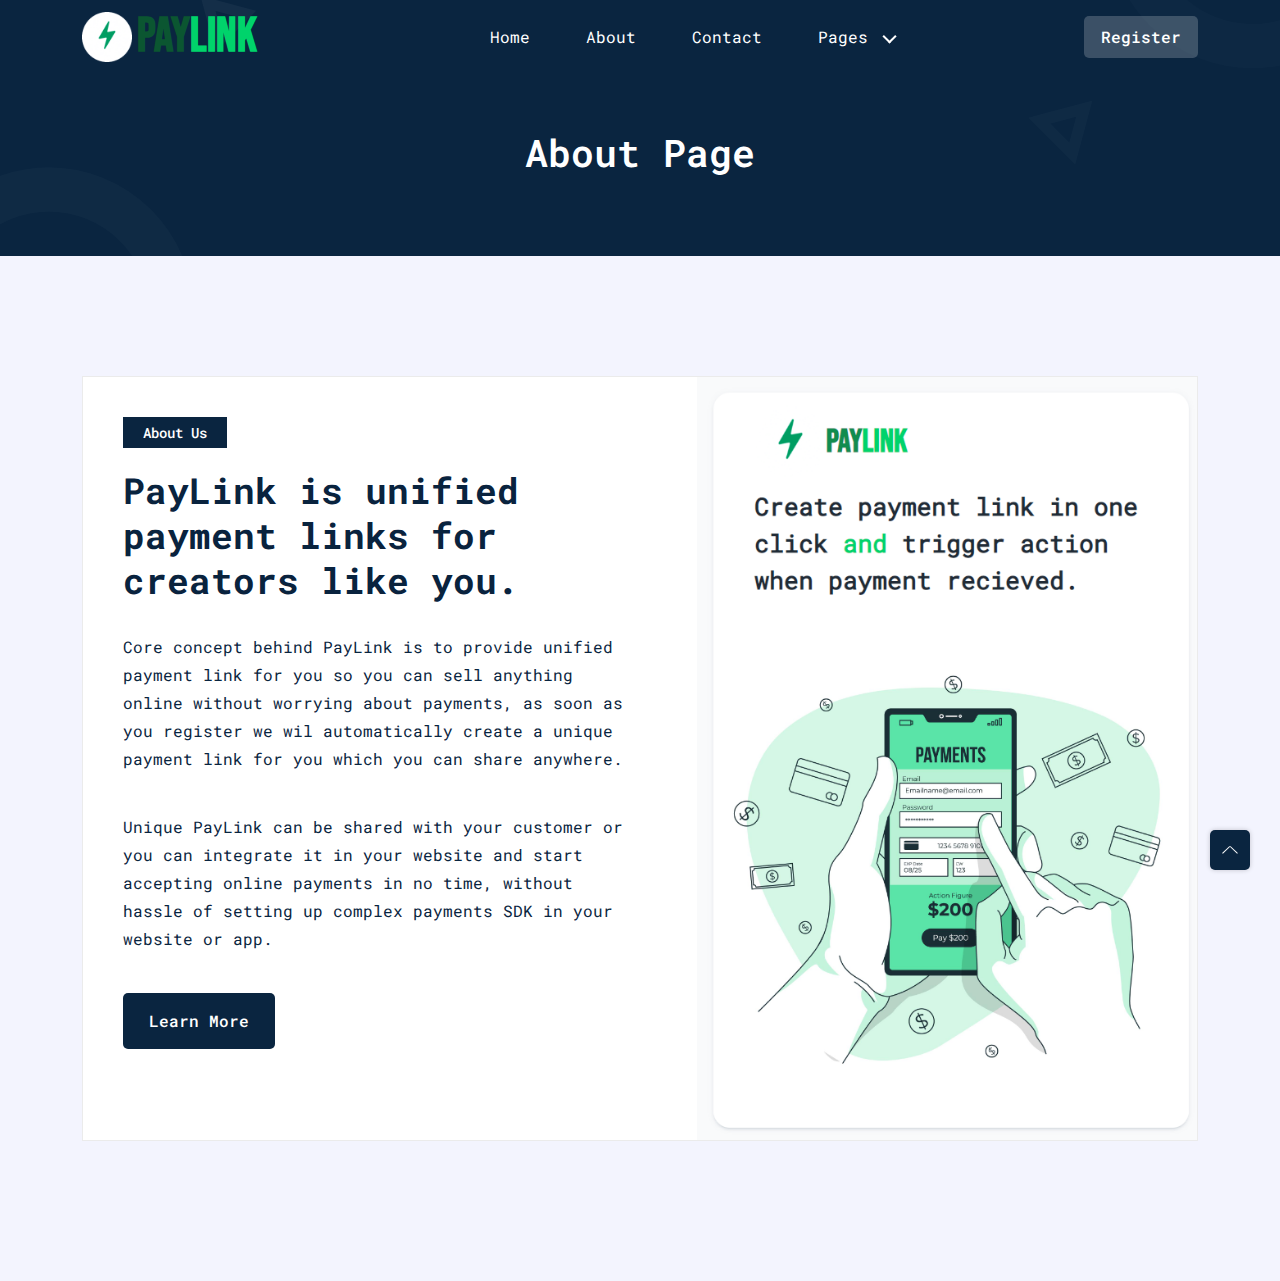
<file: about.html>
<!-- =========

	Template Name: Play
	Author: UIdeck
	Author URI: https://uideck.com/
	Support: https://uideck.com/support/
	Version: 1.1

========== -->

<!DOCTYPE html>
<html lang="en">
  <head>
    <meta charset="UTF-8" />
    <meta http-equiv="X-UA-Compatible" content="IE=edge" />
    <meta name="viewport" content="width=device-width, initial-scale=1.0" />
    <title>Play | Open source Project by UIdeck</title>

    <!--====== Favicon Icon ======-->
    <link
      rel="shortcut icon"
      href="assets/images/favicon.svg"
      type="image/svg"
    />
<link rel="preconnect" href="https://fonts.googleapis.com">
<link rel="preconnect" href="https://fonts.gstatic.com" crossorigin>
<link href="https://fonts.googleapis.com/css2?family=Bebas+Neue&family=Roboto+Mono&display=swap" rel="stylesheet">
    <!-- ===== All CSS files ===== -->
    <link rel="stylesheet" href="assets/css/bootstrap.min.css" />
    <link rel="stylesheet" href="assets/css/animate.css" />
    <link rel="stylesheet" href="assets/css/lineicons.css" />
    <link rel="stylesheet" href="assets/css/ud-styles.css" />
  </head>
  <body>
    <!-- ====== Header Start ====== -->
    <header class="ud-header">
      <div class="container">
        <div class="row">
          <div class="col-lg-12">
            <nav class="navbar navbar-expand-lg">
              <a class="navbar-brand" href="index.html" style="display: flex;align-items: center;">
                <img src="assets/images/logo/paylink.png" alt="Logo" style="width: 50px;" />
                <h1 class="ud-hero-title" style="font-family: 'Bebas Neue', cursive;padding-left: 5px;">
                  <span style="color: #0b5631;" class="pay">Pay</span><span style="color: #00d36b;" class="link">Link</span>
                </h1>
              </a>
              <button class="navbar-toggler">
                <span class="toggler-icon"> </span>
                <span class="toggler-icon"> </span>
                <span class="toggler-icon"> </span>
              </button>
            
              <div class="navbar-collapse">
                <ul id="nav" class="navbar-nav mx-auto">
                  <li class="nav-item">
                    <a class="ud-menu-scroll" href="#home">Home</a>
                  </li>
            
                  <li class="nav-item">
                    <a class="ud-menu-scroll" href="#about">About</a>
                  </li>
                  <!-- <li class="nav-item">
                                <a class="ud-menu-scroll" href="#pricing">Pricing</a>
                              </li>
                              <li class="nav-item">
                                <a class="ud-menu-scroll" href="#team">Team</a>
                              </li> -->
                  <li class="nav-item">
                    <a class="ud-menu-scroll" href="#contact">Contact</a>
                  </li>
                  <li class="nav-item nav-item-has-children">
                    <a href="javascript:void(0)"> Pages </a>
                    <ul class="ud-submenu">
                      <li class="ud-submenu-item">
                        <a href="about.html" class="ud-submenu-link">
                          About Page
                        </a>
                      </li>
                      <li class="ud-submenu-item">
                        <a href="pricing.html" class="ud-submenu-link">
                          Pricing Page
                        </a>
                      </li>
                      <li class="ud-submenu-item">
                        <a href="contact.html" class="ud-submenu-link">
                          Contact Page
                        </a>
                      </li>
                      <li class="ud-submenu-item">
                        <a href="blog.html" class="ud-submenu-link">
                          Blog Grid Page
                        </a>
                      </li>
                      <li class="ud-submenu-item">
                        <a href="blog-details.html" class="ud-submenu-link">
                          Blog Details Page
                        </a>
                      </li>
                      <li class="ud-submenu-item">
                        <a href="login.html" class="ud-submenu-link">
                          Sign In Page
                        </a>
                      </li>
                      <li class="ud-submenu-item">
                        <a href="404.html" class="ud-submenu-link">404 Page</a>
                      </li>
                    </ul>
                  </li>
                </ul>
              </div>
            
              <div class="navbar-btn d-none d-sm-inline-block">
                <!-- <a href="login.html" class="ud-main-btn ud-login-btn">
                              Sign In
                            </a> -->
                <a class="ud-main-btn ud-white-btn" href="https://oneapi.vercel.app/autolink">
                  Register
                </a>
              </div>
            </nav>
          </div>
        </div>
      </div>
    </header>
    <!-- ====== Header End ====== -->

    <!-- ====== Banner Start ====== -->
    <section class="ud-page-banner">
      <div class="container">
        <div class="row">
          <div class="col-lg-12">
            <div class="ud-banner-content">
              <h1>About Page</h1>
            </div>
          </div>
        </div>
      </div>
    </section>
    <!-- ====== Banner End ====== -->

    <!-- ====== About Start ====== -->
  <section id="about" class="ud-about">
    <div class="container">
      <div class="ud-about-wrapper wow fadeInUp" data-wow-delay=".2s">
        <div class="ud-about-content-wrapper">
          <div class="ud-about-content">
            <span class="tag">About Us</span>
            <h2>PayLink is unified payment links for creators like you.</h2>
            <p>
              Core concept behind PayLink is to provide unified payment link for you so you can sell anything online
              without worrying about
              payments, as soon as you register we wil automatically create a unique payment link for you which you can
              share anywhere.
            </p>
  
            <p>
              Unique PayLink can be shared with your customer or you can integrate it in your website and start accepting
              online payments in no time,
              without hassle of setting up complex payments SDK in your website or app.
            </p>
            <a href="javascript:void(0)" class="ud-main-btn">Learn More</a>
          </div>
        </div>
        <div class="ud-about-image">
          <img src="assets/images/hero/paylinkregbanner.png" alt="about-image" style="width: 500px;" />
        </div>
      </div>
    </div>
  </section>
    <!-- ====== About End ====== -->

    <!-- ====== Team Start ====== -->
    <!-- <section id="team" class="ud-team">
      <div class="container">
        <div class="row">
          <div class="col-lg-12">
            <div class="ud-section-title mx-auto text-center">
              <span>Our Team</span>
              <h2>Meet The Team</h2>
              <p>
                There are many variations of passages of Lorem Ipsum available
                but the majority have suffered alteration in some form.
              </p>
            </div>
          </div>
        </div>

        <div class="row">
          <div class="col-xl-3 col-lg-3 col-sm-6">
            <div class="ud-single-team wow fadeInUp" data-wow-delay=".1s">
              <div class="ud-team-image-wrapper">
                <div class="ud-team-image">
                  <img src="assets/images/team/team-01.png" alt="team" />
                </div>

                <img
                  src="assets/images/team/dotted-shape.svg"
                  alt="shape"
                  class="shape shape-1"
                />
                <img
                  src="assets/images/team/shape-2.svg"
                  alt="shape"
                  class="shape shape-2"
                />
              </div>
              <div class="ud-team-info">
                <h5>Adveen Desuza</h5>
                <h6>UI Designer</h6>
              </div>
              <ul class="ud-team-socials">
                <li>
                  <a href="https://twitter.com/MusharofChy">
                    <i class="lni lni-facebook-filled"></i>
                  </a>
                </li>
                <li>
                  <a href="https://twitter.com/MusharofChy">
                    <i class="lni lni-twitter-filled"></i>
                  </a>
                </li>
                <li>
                  <a href="https://twitter.com/MusharofChy">
                    <i class="lni lni-instagram-filled"></i>
                  </a>
                </li>
              </ul>
            </div>
          </div>
          <div class="col-xl-3 col-lg-3 col-sm-6">
            <div class="ud-single-team wow fadeInUp" data-wow-delay=".15s">
              <div class="ud-team-image-wrapper">
                <div class="ud-team-image">
                  <img src="assets/images/team/team-02.png" alt="team" />
                </div>

                <img
                  src="assets/images/team/dotted-shape.svg"
                  alt="shape"
                  class="shape shape-1"
                />
                <img
                  src="assets/images/team/shape-2.svg"
                  alt="shape"
                  class="shape shape-2"
                />
              </div>
              <div class="ud-team-info">
                <h5>Jezmin uniya</h5>
                <h6>Product Designer</h6>
              </div>
              <ul class="ud-team-socials">
                <li>
                  <a href="https://twitter.com/MusharofChy">
                    <i class="lni lni-facebook-filled"></i>
                  </a>
                </li>
                <li>
                  <a href="https://twitter.com/MusharofChy">
                    <i class="lni lni-twitter-filled"></i>
                  </a>
                </li>
                <li>
                  <a href="https://twitter.com/MusharofChy">
                    <i class="lni lni-instagram-filled"></i>
                  </a>
                </li>
              </ul>
            </div>
          </div>
          <div class="col-xl-3 col-lg-3 col-sm-6">
            <div class="ud-single-team wow fadeInUp" data-wow-delay=".2s">
              <div class="ud-team-image-wrapper">
                <div class="ud-team-image">
                  <img src="assets/images/team/team-03.png" alt="team" />
                </div>

                <img
                  src="assets/images/team/dotted-shape.svg"
                  alt="shape"
                  class="shape shape-1"
                />
                <img
                  src="assets/images/team/shape-2.svg"
                  alt="shape"
                  class="shape shape-2"
                />
              </div>
              <div class="ud-team-info">
                <h5>Andrieo Gloree</h5>
                <h6>App Developer</h6>
              </div>
              <ul class="ud-team-socials">
                <li>
                  <a href="https://twitter.com/MusharofChy">
                    <i class="lni lni-facebook-filled"></i>
                  </a>
                </li>
                <li>
                  <a href="https://twitter.com/MusharofChy">
                    <i class="lni lni-twitter-filled"></i>
                  </a>
                </li>
                <li>
                  <a href="https://twitter.com/MusharofChy">
                    <i class="lni lni-instagram-filled"></i>
                  </a>
                </li>
              </ul>
            </div>
          </div>
          <div class="col-xl-3 col-lg-3 col-sm-6">
            <div class="ud-single-team wow fadeInUp" data-wow-delay=".25s">
              <div class="ud-team-image-wrapper">
                <div class="ud-team-image">
                  <img src="assets/images/team/team-04.png" alt="team" />
                </div>

                <img
                  src="assets/images/team/dotted-shape.svg"
                  alt="shape"
                  class="shape shape-1"
                />
                <img
                  src="assets/images/team/shape-2.svg"
                  alt="shape"
                  class="shape shape-2"
                />
              </div>
              <div class="ud-team-info">
                <h5>Jackie Sanders</h5>
                <h6>Content Writer</h6>
              </div>
              <ul class="ud-team-socials">
                <li>
                  <a href="https://twitter.com/MusharofChy">
                    <i class="lni lni-facebook-filled"></i>
                  </a>
                </li>
                <li>
                  <a href="https://twitter.com/MusharofChy">
                    <i class="lni lni-twitter-filled"></i>
                  </a>
                </li>
                <li>
                  <a href="https://twitter.com/MusharofChy">
                    <i class="lni lni-instagram-filled"></i>
                  </a>
                </li>
              </ul>
            </div>
          </div>
        </div>
      </div>
    </section> -->
    <!-- ====== Team End ====== -->

    <!-- ====== Footer Start ====== -->
    <!-- <footer class="ud-footer wow fadeInUp" data-wow-delay=".15s">
      <div class="shape shape-1">
        <img src="assets/images/footer/shape-1.svg" alt="shape" />
      </div>
      <div class="shape shape-2">
        <img src="assets/images/footer/shape-2.svg" alt="shape" />
      </div>
      <div class="shape shape-3">
        <img src="assets/images/footer/shape-3.svg" alt="shape" />
      </div>
      <div class="ud-footer-widgets">
        <div class="container">
          <div class="row">
            <div class="col-xl-3 col-lg-4 col-md-6">
              <div class="ud-widget">
                <a href="index.html" class="ud-footer-logo">
                  <img src="assets/images/logo/logo.svg" alt="logo" />
                </a>
                <p class="ud-widget-desc">
                  We create digital experiences for brands and companies by
                  using technology.
                </p>
                <ul class="ud-widget-socials">
                  <li>
                    <a href="https://twitter.com/MusharofChy">
                      <i class="lni lni-facebook-filled"></i>
                    </a>
                  </li>
                  <li>
                    <a href="https://twitter.com/MusharofChy">
                      <i class="lni lni-twitter-filled"></i>
                    </a>
                  </li>
                  <li>
                    <a href="https://twitter.com/MusharofChy">
                      <i class="lni lni-instagram-filled"></i>
                    </a>
                  </li>
                  <li>
                    <a href="https://twitter.com/MusharofChy">
                      <i class="lni lni-linkedin-original"></i>
                    </a>
                  </li>
                </ul>
              </div>
            </div>

            <div class="col-xl-2 col-lg-2 col-md-6 col-sm-6">
              <div class="ud-widget">
                <h5 class="ud-widget-title">About Us</h5>
                <ul class="ud-widget-links">
                  <li>
                    <a href="javascript:void(0)">Home</a>
                  </li>
                  <li>
                    <a href="javascript:void(0)">Features</a>
                  </li>
                  <li>
                    <a href="javascript:void(0)">About</a>
                  </li>
                  <li>
                    <a href="javascript:void(0)">Testimonial</a>
                  </li>
                </ul>
              </div>
            </div>
            <div class="col-xl-2 col-lg-3 col-md-6 col-sm-6">
              <div class="ud-widget">
                <h5 class="ud-widget-title">Features</h5>
                <ul class="ud-widget-links">
                  <li>
                    <a href="javascript:void(0)">How it works</a>
                  </li>
                  <li>
                    <a href="javascript:void(0)">Privacy policy</a>
                  </li>
                  <li>
                    <a href="javascript:void(0)">Terms of service</a>
                  </li>
                  <li>
                    <a href="javascript:void(0)">Refund policy</a>
                  </li>
                </ul>
              </div>
            </div>
            <div class="col-xl-2 col-lg-3 col-md-6 col-sm-6">
              <div class="ud-widget">
                <h5 class="ud-widget-title">Our Products</h5>
                <ul class="ud-widget-links">
                  <li>
                    <a
                      href="https://lineicons.com/"
                      rel="nofollow noopner"
                      target="_blank"
                      >Lineicons
                    </a>
                  </li>
                  <li>
                    <a
                      href="https://ecommercehtml.com/"
                      rel="nofollow noopner"
                      target="_blank"
                      >Ecommerce HTML</a
                    >
                  </li>
                  <li>
                    <a
                      href="https://ayroui.com/"
                      rel="nofollow noopner"
                      target="_blank"
                      >Ayro UI</a
                    >
                  </li>
                  <li>
                    <a
                      href="https://graygrids.com/"
                      rel="nofollow noopner"
                      target="_blank"
                      >Plain Admin</a
                    >
                  </li>
                </ul>
              </div>
            </div>
            <div class="col-xl-3 col-lg-6 col-md-8 col-sm-10">
              <div class="ud-widget">
                <h5 class="ud-widget-title">Partners</h5>
                <ul class="ud-widget-brands">
                  <li>
                    <a
                      href="https://ayroui.com/"
                      rel="nofollow noopner"
                      target="_blank"
                    >
                      <img
                        src="assets/images/footer/brands/ayroui.svg"
                        alt="ayroui"
                      />
                    </a>
                  </li>
                  <li>
                    <a
                      href="https://ecommercehtml.com/"
                      rel="nofollow noopner"
                      target="_blank"
                    >
                      <img
                        src="assets/images/footer/brands/ecommerce-html.svg"
                        alt="ecommerce-html"
                      />
                    </a>
                  </li>
                  <li>
                    <a
                      href="https://graygrids.com/"
                      rel="nofollow noopner"
                      target="_blank"
                    >
                      <img
                        src="assets/images/footer/brands/graygrids.svg"
                        alt="graygrids"
                      />
                    </a>
                  </li>
                  <li>
                    <a
                      href="https://lineicons.com/"
                      rel="nofollow noopner"
                      target="_blank"
                    >
                      <img
                        src="assets/images/footer/brands/lineicons.svg"
                        alt="lineicons"
                      />
                    </a>
                  </li>
                  <li>
                    <a
                      href="https://uideck.com/"
                      rel="nofollow noopner"
                      target="_blank"
                    >
                      <img
                        src="assets/images/footer/brands/uideck.svg"
                        alt="uideck"
                      />
                    </a>
                  </li>
                  <li>
                    <a
                      href="https://tailwindtemplates.co/"
                      rel="nofollow noopner"
                      target="_blank"
                    >
                      <img
                        src="assets/images/footer/brands/tailwindtemplates.svg"
                        alt="tailwindtemplates"
                      />
                    </a>
                  </li>
                </ul>
              </div>
            </div>
          </div>
        </div>
      </div>
      <div class="ud-footer-bottom">
        <div class="container">
          <div class="row">
            <div class="col-md-8">
              <ul class="ud-footer-bottom-left">
                <li>
                  <a href="javascript:void(0)">Privacy policy</a>
                </li>
                <li>
                  <a href="javascript:void(0)">Support policy</a>
                </li>
                <li>
                  <a href="javascript:void(0)">Terms of service</a>
                </li>
              </ul>
            </div>
            <div class="col-md-4">
              <p class="ud-footer-bottom-right">
                Designed and Developed by
                <a href="https://uideck.com" rel="nofollow">UIdeck</a>
              </p>
            </div>
          </div>
        </div>
      </div>
    </footer> -->
    <!-- ====== Footer End ====== -->

    <!-- ====== Back To Top Start ====== -->
    <a href="javascript:void(0)" class="back-to-top">
      <i class="lni lni-chevron-up"> </i>
    </a>
    <!-- ====== Back To Top End ====== -->

    <!-- ====== All Javascript Files ====== -->
    <script src="assets/js/bootstrap.bundle.min.js"></script>
    <script src="assets/js/wow.min.js"></script>
    <script src="assets/js/main.js"></script>
  </body>
</html>
</file>
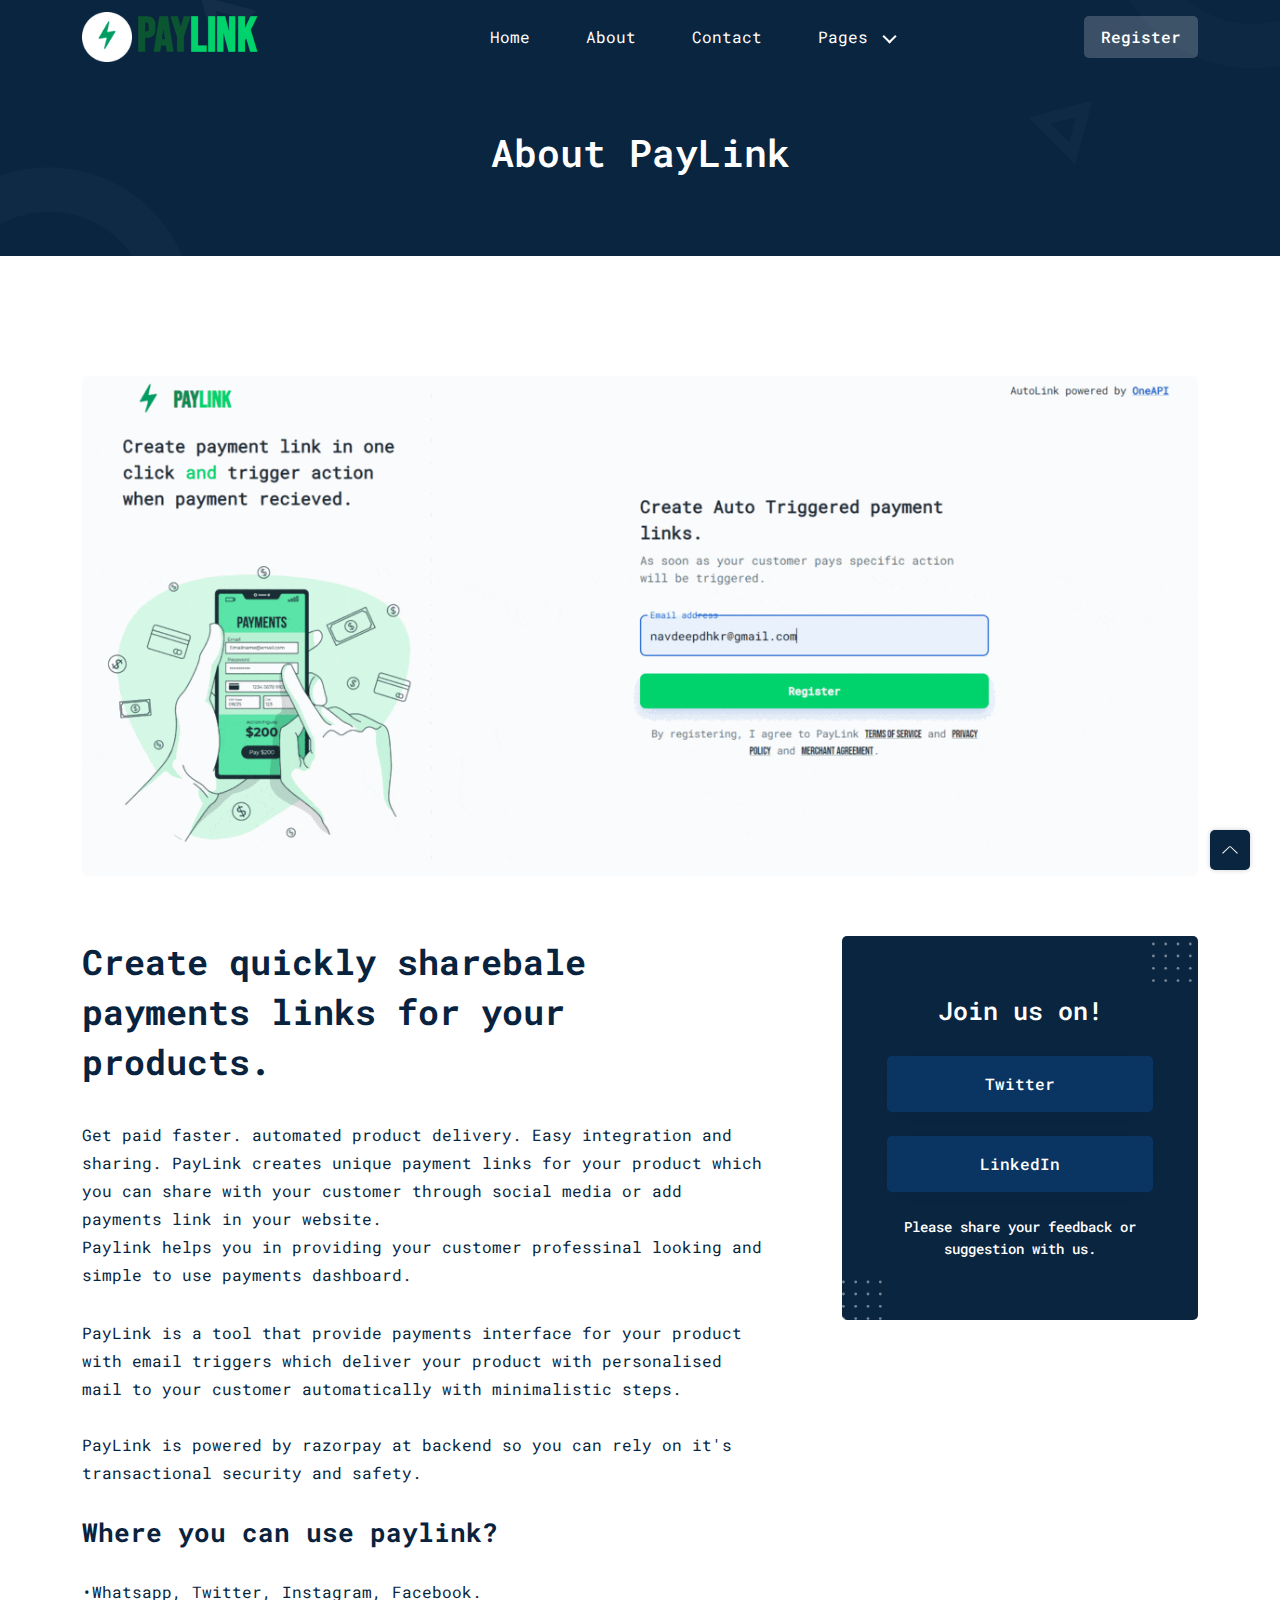
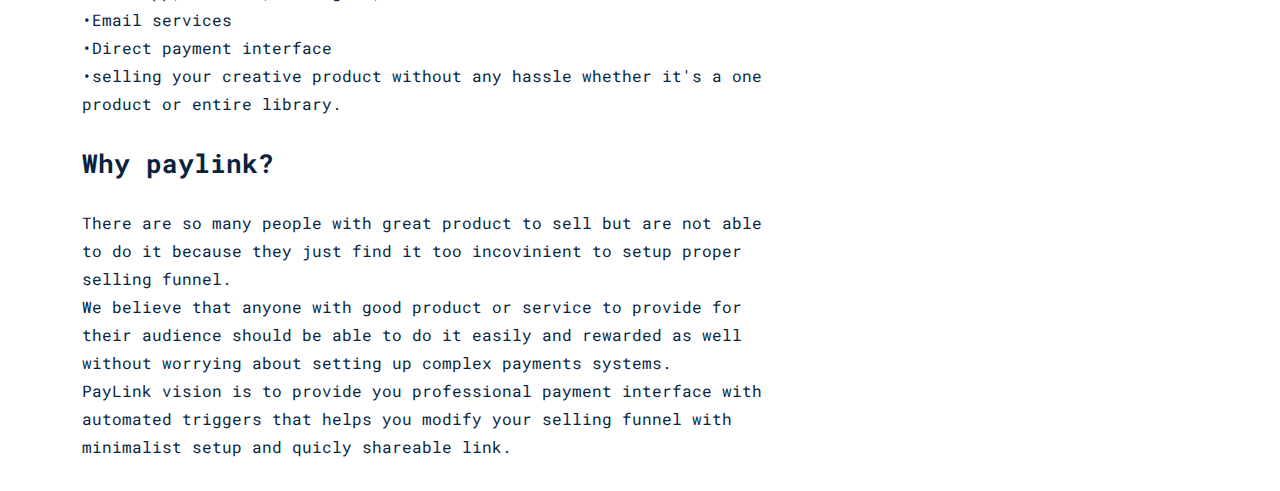
<file: blog-details.html>
<!-- =========

	Template Name: Play
	Author: UIdeck
	Author URI: https://uideck.com/
	Support: https://uideck.com/support/
	Version: 1.1

========== -->

<!DOCTYPE html>
<html lang="en">
  <head>
    <meta charset="UTF-8" />
    <meta http-equiv="X-UA-Compatible" content="IE=edge" />
    <meta name="viewport" content="width=device-width, initial-scale=1.0" />
    <title>PayLink | Enable Quick Payments</title>
    <link rel="preconnect" href="https://fonts.googleapis.com">
    <link rel="preconnect" href="https://fonts.gstatic.com" crossorigin>
    <link href="https://fonts.googleapis.com/css2?family=Bebas+Neue&family=Roboto+Mono&display=swap" rel="stylesheet">
    <!--====== Favicon Icon ======-->
    <link
      rel="shortcut icon"
      href="assets/images/logo/paylink.png"
      type="image/svg"
    />

    <!-- ===== All CSS files ===== -->
    <link rel="stylesheet" href="assets/css/bootstrap.min.css" />
    <link rel="stylesheet" href="assets/css/animate.css" />
    <link rel="stylesheet" href="assets/css/lineicons.css" />
    <link rel="stylesheet" href="assets/css/ud-styles.css" />
  </head>
  <body>
    <!-- ====== Header Start ====== -->
    <header class="ud-header">
      <div class="container">
        <div class="row">
          <div class="col-lg-12">
            <nav class="navbar navbar-expand-lg">
              <a class="navbar-brand" href="index.html" style="display: flex;align-items: center;">
                <img src="assets/images/logo/paylink.png" alt="Logo" style="width: 50px;" />
                <h1 class="ud-hero-title" style="font-family: 'Bebas Neue', cursive;padding-left: 5px;">
                  <span style="color: #0b5631;" class="pay">Pay</span><span style="color: #00d36b;" class="link">Link</span>
                </h1>
              </a>
              <button class="navbar-toggler">
                <span class="toggler-icon"> </span>
                <span class="toggler-icon"> </span>
                <span class="toggler-icon"> </span>
              </button>
    
              <div class="navbar-collapse">
                <ul id="nav" class="navbar-nav mx-auto">
                  <li class="nav-item">
                    <a class="ud-menu-scroll" href="#home">Home</a>
                  </li>
    
                  <li class="nav-item">
                    <a class="ud-menu-scroll" href="#about">About</a>
                  </li>
                  <!-- <li class="nav-item">
                        <a class="ud-menu-scroll" href="#pricing">Pricing</a>
                      </li>
                      <li class="nav-item">
                        <a class="ud-menu-scroll" href="#team">Team</a>
                      </li> -->
                  <li class="nav-item">
                    <a class="ud-menu-scroll" href="#contact">Contact</a>
                  </li>
                  <li class="nav-item nav-item-has-children">
                    <a href="javascript:void(0)"> Pages </a>
                    <ul class="ud-submenu">
                      <li class="ud-submenu-item">
                        <a href="about.html" class="ud-submenu-link">
                          About Page
                        </a>
                      </li>
                      <!-- <li class="ud-submenu-item">
                            <a href="pricing.html" class="ud-submenu-link">
                              Pricing Page
                            </a>
                          </li>
                          <li class="ud-submenu-item">
                            <a href="contact.html" class="ud-submenu-link">
                              Contact Page
                            </a>
                          </li>
                          <li class="ud-submenu-item">
                            <a href="blog.html" class="ud-submenu-link">
                              Blog Grid Page
                            </a>
                          </li> -->
                      <li class="ud-submenu-item">
                            <a href="blog-details.html" class="ud-submenu-link">
                              Short Intro
                            </a>
                          </li>
                      <!-- <li class="ud-submenu-item">
                            <a href="login.html" class="ud-submenu-link">
                              Sign In Page
                            </a>
                          </li> -->
                      <!-- <li class="ud-submenu-item">
                            <a href="404.html" class="ud-submenu-link">404 Page</a>
                          </li> -->
                    </ul>
                  </li>
                </ul>
              </div>
    
              <div class="navbar-btn d-none d-sm-inline-block">
                <!-- <a href="login.html" class="ud-main-btn ud-login-btn">
                      Sign In
                    </a> -->
                <a class="ud-main-btn ud-white-btn" href="https://oneapi.vercel.app/paylink">
                  Register
                </a>
              </div>
            </nav>
          </div>
        </div>
      </div>
    </header>
    <!-- ====== Header End ====== -->

    <!-- ====== Banner Start ====== -->
    <section class="ud-page-banner">
      <div class="container">
        <div class="row">
          <div class="col-lg-12">
            <div class="ud-banner-content">
              <h1>About PayLink</h1>
            </div>
          </div>
        </div>
      </div>
    </section>
    <!-- ====== Banner End ====== -->

    <!-- ====== Blog Details Start ====== -->
    <section class="ud-blog-details">
      <div class="container">
        <div class="row">
          <div class="col-lg-12">
            <div class="ud-blog-details-image">
              <img
                src="assets/images/hero//paylinkdemo.gif"
                alt="blog details"
              />
              
            </div>
          </div>

          <div class="col-lg-8">
            <div class="ud-blog-details-content">
              <h2 class="ud-blog-details-title">
               Create quickly sharebale payments links for your products.
              </h2>
              <p class="ud-blog-details-para">
                Get paid faster. automated product delivery. Easy integration and sharing.
                PayLink creates unique payment links for your product which
                 you can share with your customer through social media or 
                 add payments link in your website.
                 <br>
                Paylink helps you in providing your customer professinal looking and simple to use payments dashboard.
              </p>
              <p class="ud-blog-details-para">
                PayLink is a tool that provide payments interface for your product with
                email triggers which deliver your product with personalised mail to your customer automatically with minimalistic steps.
                <br>
                <br>
                PayLink is powered by razorpay at backend so you can rely on it's transactional security and safety.
              </p>
              <h3 class="ud-blog-details-subtitle">Where you can use paylink?</h3>
              <p class="ud-blog-details-para">
              •Whatsapp, Twitter, Instagram, Facebook.<br>
              •Email services<br>
              •Direct payment interface<br>
              •selling your creative product without any hassle whether it's a one product or entire library.<br>
              </p>
<!-- 
              <div class="ud-blog-quote">
                <i class="lni lni-quotation"></i>
                <p>
                  A spring of truth shall flow from it: like a new star it shall
                  scatter the darkness of ignorance, and cause a light
                  heretofore unknown to shine amongst men.
                </p>
                <h6>“Andrio Domeco”</h6>
              </div> -->
              <h3 class="ud-blog-details-subtitle">
                Why paylink?
              </h3>
              <p class="ud-blog-details-para">
              There are so many people with great product to sell but are not able to do it because 
              they just find it too incovinient to setup proper selling funnel.<br>
              We believe that anyone with good product or service to provide for their audience
              should be able to do it easily and rewarded as well without worrying about setting
              up complex payments systems.<br>
              PayLink vision is to provide you professional payment interface with automated triggers
              that helps you modify your selling funnel with minimalist setup and quicly shareable link.
              </p>
              

              <!-- <div class="ud-blog-details-action">
                <ul class="ud-blog-tags">
                  <li>
                    <a href="javascript:void(0)">Design</a>
                  </li>
                  <li>
                    <a href="javascript:void(0)">Development</a>
                  </li>
                  <li>
                    <a href="javascript:void(0)">Info</a>
                  </li>
                </ul>
                <div class="ud-blog-share">
                  <h6>Share This Post</h6>
                  <ul class="ud-blog-share-links">
                    <li>
                      <a href="javascript:void(0)" class="facebook">
                        <i class="lni lni-facebook-filled"></i>
                      </a>
                    </li>
                    <li>
                      <a href="javascript:void(0)" class="twitter">
                        <i class="lni lni-twitter-filled"></i>
                      </a>
                    </li>
                    <li>
                      <a href="javascript:void(0)" class="linkedin">
                        <i class="lni lni-linkedin-original"></i>
                      </a>
                    </li>
                  </ul>
                </div>
              </div> -->
            </div>
          </div>
          <div class="col-lg-4">
            <div class="ud-blog-sidebar">
              <div class="ud-newsletter-box">
                <img
                  src="assets/images/blog/dotted-shape.svg"
                  alt="shape"
                  class="shape shape-1"
                />
                <img
                  src="assets/images/blog/dotted-shape.svg"
                  alt="shape"
                  class="shape shape-2"
                />
                <h3 class="ud-newsletter-title">Join us on!</h3>
       
                <form class="ud-newsletter-form">
                  <a class="ud-main-btn" href="https://twitter.com/paylinkOneAPI">Twitter</a>
                  <a class="ud-main-btn" href="https://www.linkedin.com/company/paylinkoneapi">LinkedIn</a>
                  <p class="ud-newsletter-note">Please share your feedback or suggestion with us.</p>
                </form>
              </div>

              <!-- <div class="ud-articles-box">
                <h3 class="ud-articles-box-title">Popular Articles</h3>
                <ul class="ud-articles-list">
                  <li>
                    <div class="ud-article-image">
                      <img
                        src="assets/images/blog/article-author-01.png"
                        alt="author"
                      />
                    </div>
                    <div class="ud-article-content">
                      <h5 class="ud-article-title">
                        <a href="javascript:void(0)">
                          The 8 best landing page builders, reviewed
                        </a>
                      </h5>
                      <p class="ud-article-author">Martin Fedous</p>
                    </div>
                  </li>
                  <li>
                    <div class="ud-article-image">
                      <img
                        src="assets/images/blog/article-author-02.png"
                        alt="author"
                      />
                    </div>
                    <div class="ud-article-content">
                      <h5 class="ud-article-title">
                        <a href="javascript:void(0)">
                          Create engaging online courses your student…
                        </a>
                      </h5>
                      <p class="ud-article-author">Glomiya Lucy</p>
                    </div>
                  </li>
                  <li>
                    <div class="ud-article-image">
                      <img
                        src="assets/images/blog/article-author-03.png"
                        alt="author"
                      />
                    </div>
                    <div class="ud-article-content">
                      <h5 class="ud-article-title">
                        <a href="javascript:void(0)">
                          The ultimate formula for launching online course
                        </a>
                      </h5>
                      <p class="ud-article-author">Andrio jeson</p>
                    </div>
                  </li>
                  <li>
                    <div class="ud-article-image">
                      <img
                        src="assets/images/blog/article-author-04.png"
                        alt="author"
                      />
                    </div>
                    <div class="ud-article-content">
                      <h5 class="ud-article-title">
                        <a href="javascript:void(0)">
                          50 Best web design tips & tricks that will help you
                        </a>
                      </h5>
                      <p class="ud-article-author">Samoyel Dayno</p>
                    </div>
                  </li>
                </ul>
              </div> -->

              <!-- <div class="ud-banner-ad">
                <a href="javascript:void(0)">
                  <img
                    src="assets/images/blog/bannder-ad.png"
                    alt="ad banner"
                  />
                </a>
              </div> -->
            </div>
          </div>
        </div>
      </div>
    </section>
    <!-- ====== Blog Details End ====== -->

    <!-- ====== Blog Start ====== -->
    <!-- <section class="ud-blog-grids ud-related-articles">
      <div class="container">
        <div class="row col-lg-12">
          <div class="ud-related-title">
            <h2 class="ud-related-articles-title">Related Articles</h2>
          </div>
        </div>
        <div class="row">
          <div class="col-lg-4 col-md-6">
            <div class="ud-single-blog">
              <div class="ud-blog-image">
                <a href="blog-details.html">
                  <img src="assets/images/blog/blog-01.jpg" alt="blog" />
                </a>
              </div>
              <div class="ud-blog-content">
                <span class="ud-blog-date">Dec 22, 2023</span>
                <h3 class="ud-blog-title">
                  <a href="blog-details.html">
                    Meet AutoManage, the best AI management tools
                  </a>
                </h3>
                <p class="ud-blog-desc">
                  Lorem Ipsum is simply dummy text of the printing and
                  typesetting industry.
                </p>
              </div>
            </div>
          </div>
          <div class="col-lg-4 col-md-6">
            <div class="ud-single-blog">
              <div class="ud-blog-image">
                <a href="blog-details.html">
                  <img src="assets/images/blog/blog-02.jpg" alt="blog" />
                </a>
              </div>
              <div class="ud-blog-content">
                <span class="ud-blog-date">Dec 22, 2023</span>
                <h3 class="ud-blog-title">
                  <a href="blog-details.html">
                    How to earn more money as a wellness coach
                  </a>
                </h3>
                <p class="ud-blog-desc">
                  Lorem Ipsum is simply dummy text of the printing and
                  typesetting industry.
                </p>
              </div>
            </div>
          </div>
          <div class="col-lg-4 col-md-6">
            <div class="ud-single-blog">
              <div class="ud-blog-image">
                <a href="blog-details.html">
                  <img src="assets/images/blog/blog-03.jpg" alt="blog" />
                </a>
              </div>
              <div class="ud-blog-content">
                <span class="ud-blog-date">Dec 22, 2023</span>
                <h3 class="ud-blog-title">
                  <a href="blog-details.html">
                    The no-fuss guide to upselling and cross selling
                  </a>
                </h3>
                <p class="ud-blog-desc">
                  Lorem Ipsum is simply dummy text of the printing and
                  typesetting industry.
                </p>
              </div>
            </div>
          </div>
        </div>
      </div>
    </section> -->
    <!-- ====== Blog End ====== -->

    <!-- ====== Footer Start ====== -->
    <!-- <footer class="ud-footer wow fadeInUp" data-wow-delay=".15s">
      <div class="shape shape-1">
        <img src="assets/images/footer/shape-1.svg" alt="shape" />
      </div>
      <div class="shape shape-2">
        <img src="assets/images/footer/shape-2.svg" alt="shape" />
      </div>
      <div class="shape shape-3">
        <img src="assets/images/footer/shape-3.svg" alt="shape" />
      </div>
      <div class="ud-footer-widgets">
        <div class="container">
          <div class="row">
            <div class="col-xl-3 col-lg-4 col-md-6">
              <div class="ud-widget">
                <a href="index.html" class="ud-footer-logo">
                  <img src="assets/images/logo/logo.svg" alt="logo" />
                </a>
                <p class="ud-widget-desc">
                  We create digital experiences for brands and companies by
                  using technology.
                </p>
                <ul class="ud-widget-socials">
                  <li>
                    <a href="https://twitter.com/MusharofChy">
                      <i class="lni lni-facebook-filled"></i>
                    </a>
                  </li>
                  <li>
                    <a href="https://twitter.com/MusharofChy">
                      <i class="lni lni-twitter-filled"></i>
                    </a>
                  </li>
                  <li>
                    <a href="https://twitter.com/MusharofChy">
                      <i class="lni lni-instagram-filled"></i>
                    </a>
                  </li>
                  <li>
                    <a href="https://twitter.com/MusharofChy">
                      <i class="lni lni-linkedin-original"></i>
                    </a>
                  </li>
                </ul>
              </div>
            </div>

            <div class="col-xl-2 col-lg-2 col-md-6 col-sm-6">
              <div class="ud-widget">
                <h5 class="ud-widget-title">About Us</h5>
                <ul class="ud-widget-links">
                  <li>
                    <a href="javascript:void(0)">Home</a>
                  </li>
                  <li>
                    <a href="javascript:void(0)">Features</a>
                  </li>
                  <li>
                    <a href="javascript:void(0)">About</a>
                  </li>
                  <li>
                    <a href="javascript:void(0)">Testimonial</a>
                  </li>
                </ul>
              </div>
            </div>
            <div class="col-xl-2 col-lg-3 col-md-6 col-sm-6">
              <div class="ud-widget">
                <h5 class="ud-widget-title">Features</h5>
                <ul class="ud-widget-links">
                  <li>
                    <a href="javascript:void(0)">How it works</a>
                  </li>
                  <li>
                    <a href="javascript:void(0)">Privacy policy</a>
                  </li>
                  <li>
                    <a href="javascript:void(0)">Terms of service</a>
                  </li>
                  <li>
                    <a href="javascript:void(0)">Refund policy</a>
                  </li>
                </ul>
              </div>
            </div>
            <div class="col-xl-2 col-lg-3 col-md-6 col-sm-6">
              <div class="ud-widget">
                <h5 class="ud-widget-title">Our Products</h5>
                <ul class="ud-widget-links">
                  <li>
                    <a
                      href="https://lineicons.com/"
                      rel="nofollow noopner"
                      target="_blank"
                      >Lineicons
                    </a>
                  </li>
                  <li>
                    <a
                      href="https://ecommercehtml.com/"
                      rel="nofollow noopner"
                      target="_blank"
                      >Ecommerce HTML</a
                    >
                  </li>
                  <li>
                    <a
                      href="https://ayroui.com/"
                      rel="nofollow noopner"
                      target="_blank"
                      >Ayro UI</a
                    >
                  </li>
                  <li>
                    <a
                      href="https://graygrids.com/"
                      rel="nofollow noopner"
                      target="_blank"
                      >Plain Admin</a
                    >
                  </li>
                </ul>
              </div>
            </div>
            <div class="col-xl-3 col-lg-6 col-md-8 col-sm-10">
              <div class="ud-widget">
                <h5 class="ud-widget-title">Partners</h5>
                <ul class="ud-widget-brands">
                  <li>
                    <a
                      href="https://ayroui.com/"
                      rel="nofollow noopner"
                      target="_blank"
                    >
                      <img
                        src="assets/images/footer/brands/ayroui.svg"
                        alt="ayroui"
                      />
                    </a>
                  </li>
                  <li>
                    <a
                      href="https://ecommercehtml.com/"
                      rel="nofollow noopner"
                      target="_blank"
                    >
                      <img
                        src="assets/images/footer/brands/ecommerce-html.svg"
                        alt="ecommerce-html"
                      />
                    </a>
                  </li>
                  <li>
                    <a
                      href="https://graygrids.com/"
                      rel="nofollow noopner"
                      target="_blank"
                    >
                      <img
                        src="assets/images/footer/brands/graygrids.svg"
                        alt="graygrids"
                      />
                    </a>
                  </li>
                  <li>
                    <a
                      href="https://lineicons.com/"
                      rel="nofollow noopner"
                      target="_blank"
                    >
                      <img
                        src="assets/images/footer/brands/lineicons.svg"
                        alt="lineicons"
                      />
                    </a>
                  </li>
                  <li>
                    <a
                      href="https://uideck.com/"
                      rel="nofollow noopner"
                      target="_blank"
                    >
                      <img
                        src="assets/images/footer/brands/uideck.svg"
                        alt="uideck"
                      />
                    </a>
                  </li>
                  <li>
                    <a
                      href="https://tailwindtemplates.co/"
                      rel="nofollow noopner"
                      target="_blank"
                    >
                      <img
                        src="assets/images/footer/brands/tailwindtemplates.svg"
                        alt="tailwindtemplates"
                      />
                    </a>
                  </li>
                </ul>
              </div>
            </div>
          </div>
        </div>
      </div>
      <div class="ud-footer-bottom">
        <div class="container">
          <div class="row">
            <div class="col-md-8">
              <ul class="ud-footer-bottom-left">
                <li>
                  <a href="javascript:void(0)">Privacy policy</a>
                </li>
                <li>
                  <a href="javascript:void(0)">Support policy</a>
                </li>
                <li>
                  <a href="javascript:void(0)">Terms of service</a>
                </li>
              </ul>
            </div>
            <div class="col-md-4">
              <p class="ud-footer-bottom-right">
                Designed and Developed by
                <a href="https://uideck.com" rel="nofollow">UIdeck</a>
              </p>
            </div>
          </div>
        </div>
      </div>
    </footer> -->
    <!-- ====== Footer End ====== -->

    <!-- ====== Back To Top Start ====== -->
    <a href="javascript:void(0)" class="back-to-top">
      <i class="lni lni-chevron-up"> </i>
    </a>
    <!-- ====== Back To Top End ====== -->

    <!-- ====== All Javascript Files ====== -->
    <script src="assets/js/bootstrap.bundle.min.js"></script>
    <script src="assets/js/wow.min.js"></script>
    <script src="assets/js/main.js"></script>
  </body>
</html>
</file>
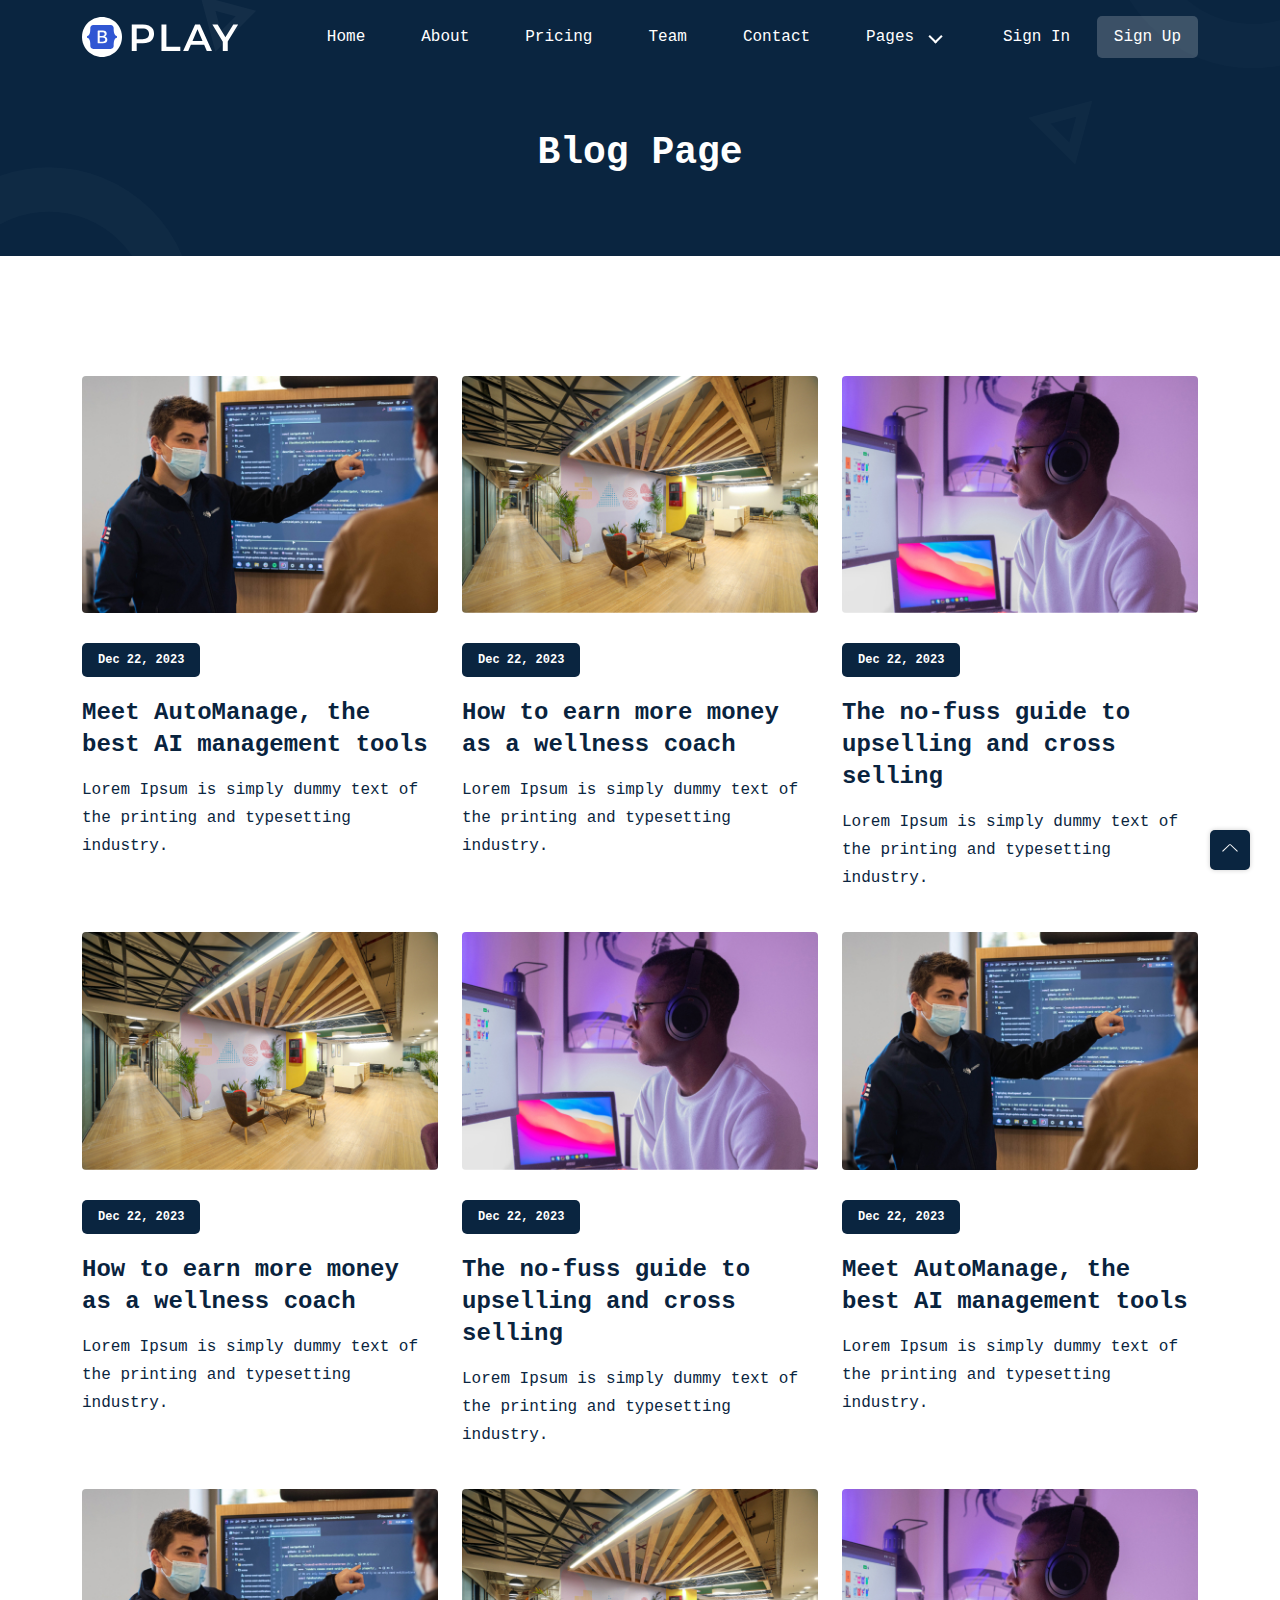
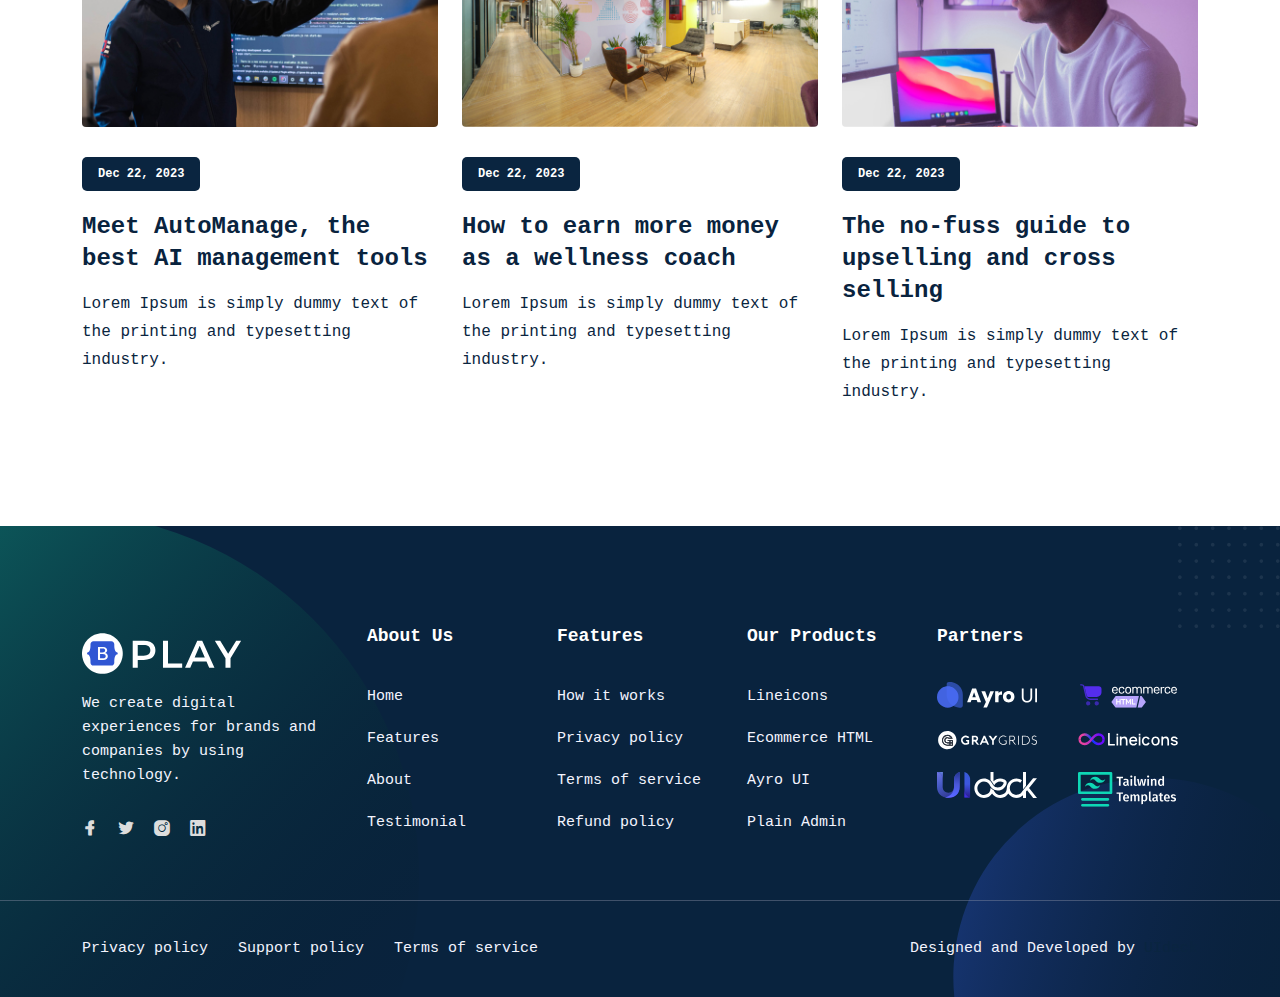
<file: blog.html>
<!-- =========

	Template Name: Play
	Author: UIdeck
	Author URI: https://uideck.com/
	Support: https://uideck.com/support/
	Version: 1.1

========== -->

<!DOCTYPE html>
<html lang="en">
  <head>
    <meta charset="UTF-8" />
    <meta http-equiv="X-UA-Compatible" content="IE=edge" />
    <meta name="viewport" content="width=device-width, initial-scale=1.0" />
    <title>Play | Open source Project by UIdeck</title>

    <!--====== Favicon Icon ======-->
    <link
      rel="shortcut icon"
      href="assets/images/favicon.svg"
      type="image/svg"
    />

    <!-- ===== All CSS files ===== -->
    <link rel="stylesheet" href="assets/css/bootstrap.min.css" />
    <link rel="stylesheet" href="assets/css/animate.css" />
    <link rel="stylesheet" href="assets/css/lineicons.css" />
    <link rel="stylesheet" href="assets/css/ud-styles.css" />
  </head>
  <body>
    <!-- ====== Header Start ====== -->
    <header class="ud-header">
      <div class="container">
        <div class="row">
          <div class="col-lg-12">
            <nav class="navbar navbar-expand-lg">
              <a class="navbar-brand" href="index.html">
                <img src="assets/images/logo/logo.svg" alt="Logo" />
              </a>
              <button class="navbar-toggler">
                <span class="toggler-icon"> </span>
                <span class="toggler-icon"> </span>
                <span class="toggler-icon"> </span>
              </button>

              <div class="navbar-collapse">
                <ul id="nav" class="navbar-nav mx-auto">
                  <li class="nav-item">
                    <a class="ud-menu-scroll" href="#home">Home</a>
                  </li>

                  <li class="nav-item">
                    <a class="ud-menu-scroll" href="#about">About</a>
                  </li>
                  <li class="nav-item">
                    <a class="ud-menu-scroll" href="#pricing">Pricing</a>
                  </li>
                  <li class="nav-item">
                    <a class="ud-menu-scroll" href="#team">Team</a>
                  </li>
                  <li class="nav-item">
                    <a class="ud-menu-scroll" href="#contact">Contact</a>
                  </li>
                  <li class="nav-item nav-item-has-children">
                    <a href="javascript:void(0)"> Pages </a>
                    <ul class="ud-submenu">
                      <li class="ud-submenu-item">
                        <a href="about.html" class="ud-submenu-link">
                          About Page
                        </a>
                      </li>
                      <li class="ud-submenu-item">
                        <a href="pricing.html" class="ud-submenu-link">
                          Pricing Page
                        </a>
                      </li>
                      <li class="ud-submenu-item">
                        <a href="contact.html" class="ud-submenu-link">
                          Contact Page
                        </a>
                      </li>
                      <li class="ud-submenu-item">
                        <a href="blog.html" class="ud-submenu-link">
                          Blog Grid Page
                        </a>
                      </li>
                      <li class="ud-submenu-item">
                        <a href="blog-details.html" class="ud-submenu-link">
                          Blog Details Page
                        </a>
                      </li>
                      <li class="ud-submenu-item">
                        <a href="login.html" class="ud-submenu-link">
                          Sign In Page
                        </a>
                      </li>
                      <li class="ud-submenu-item">
                        <a href="404.html" class="ud-submenu-link">404 Page</a>
                      </li>
                    </ul>
                  </li>
                </ul>
              </div>

              <div class="navbar-btn d-none d-sm-inline-block">
                <a href="login.html" class="ud-main-btn ud-login-btn">
                  Sign In
                </a>
                <a class="ud-main-btn ud-white-btn" href="javascript:void(0)">
                  Sign Up
                </a>
              </div>
            </nav>
          </div>
        </div>
      </div>
    </header>
    <!-- ====== Header End ====== -->

    <!-- ====== Banner Start ====== -->
    <section class="ud-page-banner">
      <div class="container">
        <div class="row">
          <div class="col-lg-12">
            <div class="ud-banner-content">
              <h1>Blog Page</h1>
            </div>
          </div>
        </div>
      </div>
    </section>
    <!-- ====== Banner End ====== -->

    <!-- ====== Blog Start ====== -->
    <section class="ud-blog-grids">
      <div class="container">
        <div class="row">
          <div class="col-lg-4 col-md-6">
            <div class="ud-single-blog">
              <div class="ud-blog-image">
                <a href="blog-details.html">
                  <img src="assets/images/blog/blog-01.jpg" alt="blog" />
                </a>
              </div>
              <div class="ud-blog-content">
                <span class="ud-blog-date">Dec 22, 2023</span>
                <h3 class="ud-blog-title">
                  <a href="blog-details.html">
                    Meet AutoManage, the best AI management tools
                  </a>
                </h3>
                <p class="ud-blog-desc">
                  Lorem Ipsum is simply dummy text of the printing and
                  typesetting industry.
                </p>
              </div>
            </div>
          </div>
          <div class="col-lg-4 col-md-6">
            <div class="ud-single-blog">
              <div class="ud-blog-image">
                <a href="blog-details.html">
                  <img src="assets/images/blog/blog-02.jpg" alt="blog" />
                </a>
              </div>
              <div class="ud-blog-content">
                <span class="ud-blog-date">Dec 22, 2023</span>
                <h3 class="ud-blog-title">
                  <a href="blog-details.html">
                    How to earn more money as a wellness coach
                  </a>
                </h3>
                <p class="ud-blog-desc">
                  Lorem Ipsum is simply dummy text of the printing and
                  typesetting industry.
                </p>
              </div>
            </div>
          </div>
          <div class="col-lg-4 col-md-6">
            <div class="ud-single-blog">
              <div class="ud-blog-image">
                <a href="blog-details.html">
                  <img src="assets/images/blog/blog-03.jpg" alt="blog" />
                </a>
              </div>
              <div class="ud-blog-content">
                <span class="ud-blog-date">Dec 22, 2023</span>
                <h3 class="ud-blog-title">
                  <a href="blog-details.html">
                    The no-fuss guide to upselling and cross selling
                  </a>
                </h3>
                <p class="ud-blog-desc">
                  Lorem Ipsum is simply dummy text of the printing and
                  typesetting industry.
                </p>
              </div>
            </div>
          </div>
          <div class="col-lg-4 col-md-6">
            <div class="ud-single-blog">
              <div class="ud-blog-image">
                <a href="blog-details.html">
                  <img src="assets/images/blog/blog-02.jpg" alt="blog" />
                </a>
              </div>
              <div class="ud-blog-content">
                <span class="ud-blog-date">Dec 22, 2023</span>
                <h3 class="ud-blog-title">
                  <a href="blog-details.html">
                    How to earn more money as a wellness coach
                  </a>
                </h3>
                <p class="ud-blog-desc">
                  Lorem Ipsum is simply dummy text of the printing and
                  typesetting industry.
                </p>
              </div>
            </div>
          </div>
          <div class="col-lg-4 col-md-6">
            <div class="ud-single-blog">
              <div class="ud-blog-image">
                <a href="blog-details.html">
                  <img src="assets/images/blog/blog-03.jpg" alt="blog" />
                </a>
              </div>
              <div class="ud-blog-content">
                <span class="ud-blog-date">Dec 22, 2023</span>
                <h3 class="ud-blog-title">
                  <a href="blog-details.html">
                    The no-fuss guide to upselling and cross selling
                  </a>
                </h3>
                <p class="ud-blog-desc">
                  Lorem Ipsum is simply dummy text of the printing and
                  typesetting industry.
                </p>
              </div>
            </div>
          </div>
          <div class="col-lg-4 col-md-6">
            <div class="ud-single-blog">
              <div class="ud-blog-image">
                <a href="blog-details.html">
                  <img src="assets/images/blog/blog-01.jpg" alt="blog" />
                </a>
              </div>
              <div class="ud-blog-content">
                <span class="ud-blog-date">Dec 22, 2023</span>
                <h3 class="ud-blog-title">
                  <a href="blog-details.html">
                    Meet AutoManage, the best AI management tools
                  </a>
                </h3>
                <p class="ud-blog-desc">
                  Lorem Ipsum is simply dummy text of the printing and
                  typesetting industry.
                </p>
              </div>
            </div>
          </div>
          <div class="col-lg-4 col-md-6">
            <div class="ud-single-blog">
              <div class="ud-blog-image">
                <a href="blog-details.html">
                  <img src="assets/images/blog/blog-01.jpg" alt="blog" />
                </a>
              </div>
              <div class="ud-blog-content">
                <span class="ud-blog-date">Dec 22, 2023</span>
                <h3 class="ud-blog-title">
                  <a href="blog-details.html">
                    Meet AutoManage, the best AI management tools
                  </a>
                </h3>
                <p class="ud-blog-desc">
                  Lorem Ipsum is simply dummy text of the printing and
                  typesetting industry.
                </p>
              </div>
            </div>
          </div>
          <div class="col-lg-4 col-md-6">
            <div class="ud-single-blog">
              <div class="ud-blog-image">
                <a href="blog-details.html">
                  <img src="assets/images/blog/blog-02.jpg" alt="blog" />
                </a>
              </div>
              <div class="ud-blog-content">
                <span class="ud-blog-date">Dec 22, 2023</span>
                <h3 class="ud-blog-title">
                  <a href="blog-details.html">
                    How to earn more money as a wellness coach
                  </a>
                </h3>
                <p class="ud-blog-desc">
                  Lorem Ipsum is simply dummy text of the printing and
                  typesetting industry.
                </p>
              </div>
            </div>
          </div>
          <div class="col-lg-4 col-md-6">
            <div class="ud-single-blog">
              <div class="ud-blog-image">
                <a href="blog-details.html">
                  <img src="assets/images/blog/blog-03.jpg" alt="blog" />
                </a>
              </div>
              <div class="ud-blog-content">
                <span class="ud-blog-date">Dec 22, 2023</span>
                <h3 class="ud-blog-title">
                  <a href="blog-details.html">
                    The no-fuss guide to upselling and cross selling
                  </a>
                </h3>
                <p class="ud-blog-desc">
                  Lorem Ipsum is simply dummy text of the printing and
                  typesetting industry.
                </p>
              </div>
            </div>
          </div>
        </div>
      </div>
    </section>
    <!-- ====== Blog End ====== -->

    <!-- ====== Footer Start ====== -->
    <footer class="ud-footer wow fadeInUp" data-wow-delay=".15s">
      <div class="shape shape-1">
        <img src="assets/images/footer/shape-1.svg" alt="shape" />
      </div>
      <div class="shape shape-2">
        <img src="assets/images/footer/shape-2.svg" alt="shape" />
      </div>
      <div class="shape shape-3">
        <img src="assets/images/footer/shape-3.svg" alt="shape" />
      </div>
      <div class="ud-footer-widgets">
        <div class="container">
          <div class="row">
            <div class="col-xl-3 col-lg-4 col-md-6">
              <div class="ud-widget">
                <a href="index.html" class="ud-footer-logo">
                  <img src="assets/images/logo/logo.svg" alt="logo" />
                </a>
                <p class="ud-widget-desc">
                  We create digital experiences for brands and companies by
                  using technology.
                </p>
                <ul class="ud-widget-socials">
                  <li>
                    <a href="https://twitter.com/MusharofChy">
                      <i class="lni lni-facebook-filled"></i>
                    </a>
                  </li>
                  <li>
                    <a href="https://twitter.com/MusharofChy">
                      <i class="lni lni-twitter-filled"></i>
                    </a>
                  </li>
                  <li>
                    <a href="https://twitter.com/MusharofChy">
                      <i class="lni lni-instagram-filled"></i>
                    </a>
                  </li>
                  <li>
                    <a href="https://twitter.com/MusharofChy">
                      <i class="lni lni-linkedin-original"></i>
                    </a>
                  </li>
                </ul>
              </div>
            </div>

            <div class="col-xl-2 col-lg-2 col-md-6 col-sm-6">
              <div class="ud-widget">
                <h5 class="ud-widget-title">About Us</h5>
                <ul class="ud-widget-links">
                  <li>
                    <a href="javascript:void(0)">Home</a>
                  </li>
                  <li>
                    <a href="javascript:void(0)">Features</a>
                  </li>
                  <li>
                    <a href="javascript:void(0)">About</a>
                  </li>
                  <li>
                    <a href="javascript:void(0)">Testimonial</a>
                  </li>
                </ul>
              </div>
            </div>
            <div class="col-xl-2 col-lg-3 col-md-6 col-sm-6">
              <div class="ud-widget">
                <h5 class="ud-widget-title">Features</h5>
                <ul class="ud-widget-links">
                  <li>
                    <a href="javascript:void(0)">How it works</a>
                  </li>
                  <li>
                    <a href="javascript:void(0)">Privacy policy</a>
                  </li>
                  <li>
                    <a href="javascript:void(0)">Terms of service</a>
                  </li>
                  <li>
                    <a href="javascript:void(0)">Refund policy</a>
                  </li>
                </ul>
              </div>
            </div>
            <div class="col-xl-2 col-lg-3 col-md-6 col-sm-6">
              <div class="ud-widget">
                <h5 class="ud-widget-title">Our Products</h5>
                <ul class="ud-widget-links">
                  <li>
                    <a
                      href="https://lineicons.com/"
                      rel="nofollow noopner"
                      target="_blank"
                      >Lineicons
                    </a>
                  </li>
                  <li>
                    <a
                      href="https://ecommercehtml.com/"
                      rel="nofollow noopner"
                      target="_blank"
                      >Ecommerce HTML</a
                    >
                  </li>
                  <li>
                    <a
                      href="https://ayroui.com/"
                      rel="nofollow noopner"
                      target="_blank"
                      >Ayro UI</a
                    >
                  </li>
                  <li>
                    <a
                      href="https://graygrids.com/"
                      rel="nofollow noopner"
                      target="_blank"
                      >Plain Admin</a
                    >
                  </li>
                </ul>
              </div>
            </div>
            <div class="col-xl-3 col-lg-6 col-md-8 col-sm-10">
              <div class="ud-widget">
                <h5 class="ud-widget-title">Partners</h5>
                <ul class="ud-widget-brands">
                  <li>
                    <a
                      href="https://ayroui.com/"
                      rel="nofollow noopner"
                      target="_blank"
                    >
                      <img
                        src="assets/images/footer/brands/ayroui.svg"
                        alt="ayroui"
                      />
                    </a>
                  </li>
                  <li>
                    <a
                      href="https://ecommercehtml.com/"
                      rel="nofollow noopner"
                      target="_blank"
                    >
                      <img
                        src="assets/images/footer/brands/ecommerce-html.svg"
                        alt="ecommerce-html"
                      />
                    </a>
                  </li>
                  <li>
                    <a
                      href="https://graygrids.com/"
                      rel="nofollow noopner"
                      target="_blank"
                    >
                      <img
                        src="assets/images/footer/brands/graygrids.svg"
                        alt="graygrids"
                      />
                    </a>
                  </li>
                  <li>
                    <a
                      href="https://lineicons.com/"
                      rel="nofollow noopner"
                      target="_blank"
                    >
                      <img
                        src="assets/images/footer/brands/lineicons.svg"
                        alt="lineicons"
                      />
                    </a>
                  </li>
                  <li>
                    <a
                      href="https://uideck.com/"
                      rel="nofollow noopner"
                      target="_blank"
                    >
                      <img
                        src="assets/images/footer/brands/uideck.svg"
                        alt="uideck"
                      />
                    </a>
                  </li>
                  <li>
                    <a
                      href="https://tailwindtemplates.co/"
                      rel="nofollow noopner"
                      target="_blank"
                    >
                      <img
                        src="assets/images/footer/brands/tailwindtemplates.svg"
                        alt="tailwindtemplates"
                      />
                    </a>
                  </li>
                </ul>
              </div>
            </div>
          </div>
        </div>
      </div>
      <div class="ud-footer-bottom">
        <div class="container">
          <div class="row">
            <div class="col-md-8">
              <ul class="ud-footer-bottom-left">
                <li>
                  <a href="javascript:void(0)">Privacy policy</a>
                </li>
                <li>
                  <a href="javascript:void(0)">Support policy</a>
                </li>
                <li>
                  <a href="javascript:void(0)">Terms of service</a>
                </li>
              </ul>
            </div>
            <div class="col-md-4">
              <p class="ud-footer-bottom-right">
                Designed and Developed by
                <a href="https://uideck.com" rel="nofollow">UIdeck</a>
              </p>
            </div>
          </div>
        </div>
      </div>
    </footer>
    <!-- ====== Footer End ====== -->

    <!-- ====== Back To Top Start ====== -->
    <a href="javascript:void(0)" class="back-to-top">
      <i class="lni lni-chevron-up"> </i>
    </a>
    <!-- ====== Back To Top End ====== -->

    <!-- ====== All Javascript Files ====== -->
    <script src="assets/js/bootstrap.bundle.min.js"></script>
    <script src="assets/js/wow.min.js"></script>
    <script src="assets/js/main.js"></script>
  </body>
</html>
</file>
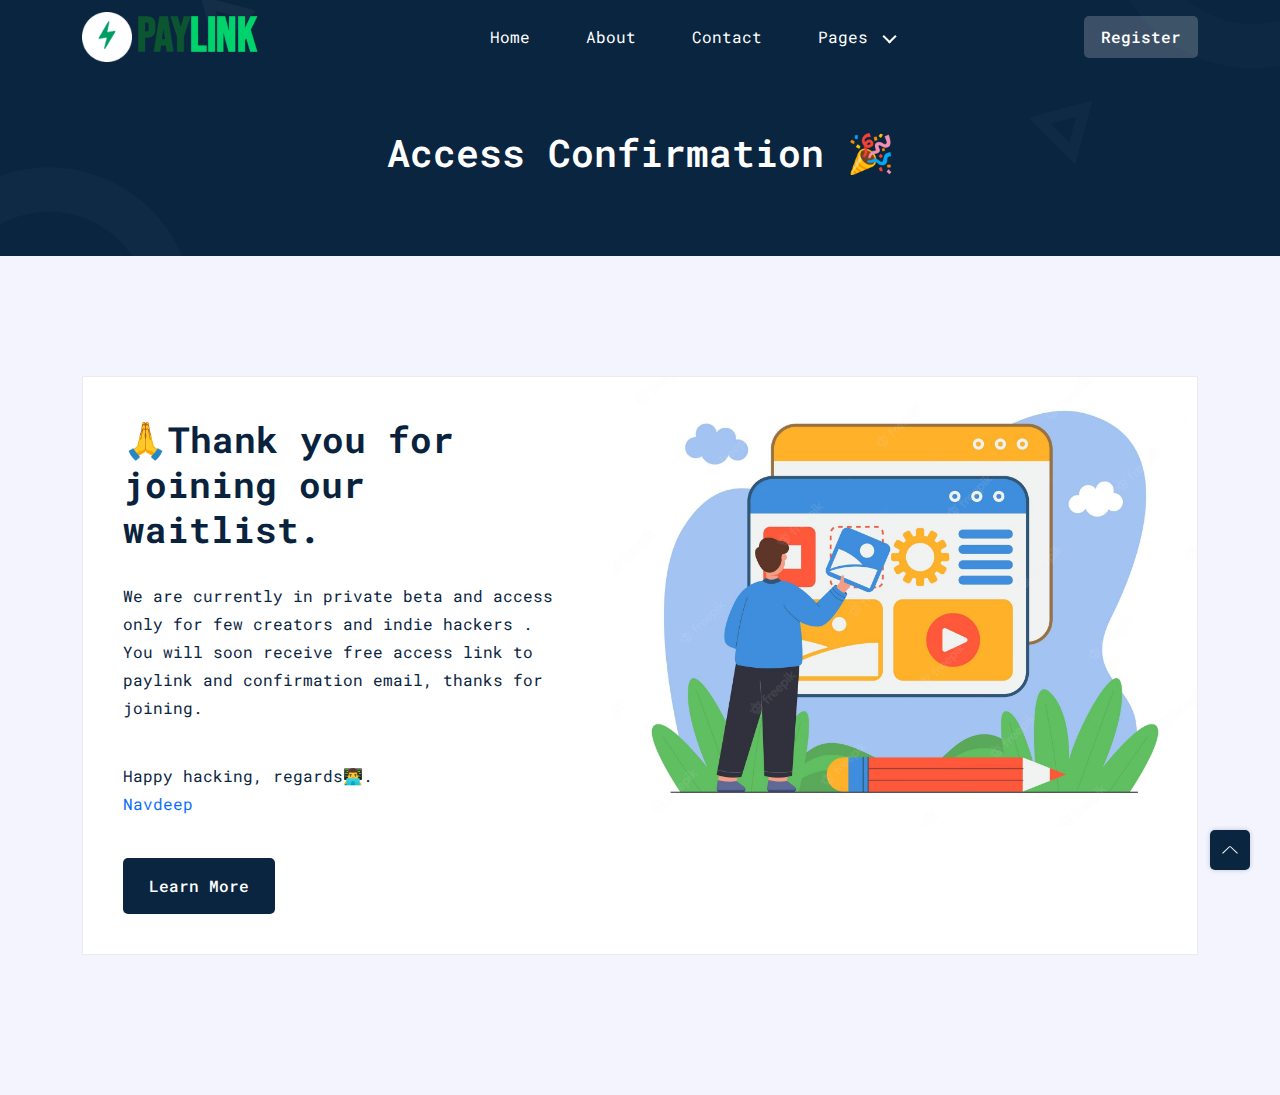
<file: confirmation.html>
<!-- =========

	Template Name: Play
	Author: UIdeck
	Author URI: https://uideck.com/
	Support: https://uideck.com/support/
	Version: 1.1

========== -->

<!DOCTYPE html>
<html lang="en">
  <head>
    <meta charset="UTF-8" />
    <meta http-equiv="X-UA-Compatible" content="IE=edge" />
    <meta name="viewport" content="width=device-width, initial-scale=1.0" />
    <title>PayLink | No Code Payment Gateway</title>

    <!--====== Favicon Icon ======-->
    <link
      rel="shortcut icon"
      href="assets/images/logo/paylink.png"
      type="image/svg"
    />
    <link rel="preconnect" href="https://fonts.googleapis.com" />
    <link rel="preconnect" href="https://fonts.gstatic.com" crossorigin />
    <link
      href="https://fonts.googleapis.com/css2?family=Bebas+Neue&family=Roboto+Mono&display=swap"
      rel="stylesheet"
    />
    <!-- ===== All CSS files ===== -->
    <link rel="stylesheet" href="assets/css/bootstrap.min.css" />
    <link rel="stylesheet" href="assets/css/animate.css" />
    <link rel="stylesheet" href="assets/css/lineicons.css" />
    <link rel="stylesheet" href="assets/css/ud-styles.css" />
  </head>
  <body>
    <!-- ====== Header Start ====== -->
    <header class="ud-header">
      <div class="container">
        <div class="row">
          <div class="col-lg-12">
            <nav class="navbar navbar-expand-lg">
              <a
                class="navbar-brand"
                href="index.html"
                style="display: flex; align-items: center"
              >
                <img
                  src="assets/images/logo/paylink.png"
                  alt="Logo"
                  style="width: 50px"
                />
                <h1
                  class="ud-hero-title"
                  style="font-family: 'Bebas Neue', cursive; padding-left: 5px"
                >
                  <span style="color: #0b5631" class="pay">Pay</span
                  ><span style="color: #00d36b" class="link">Link</span>
                </h1>
              </a>
              <button class="navbar-toggler">
                <span class="toggler-icon"> </span>
                <span class="toggler-icon"> </span>
                <span class="toggler-icon"> </span>
              </button>

              <div class="navbar-collapse">
                <ul id="nav" class="navbar-nav mx-auto">
                  <li class="nav-item">
                    <a class="ud-menu-scroll" href="#home">Home</a>
                  </li>

                  <li class="nav-item">
                    <a class="ud-menu-scroll" href="#about">About</a>
                  </li>
                  <!-- <li class="nav-item">
                                <a class="ud-menu-scroll" href="#pricing">Pricing</a>
                              </li>
                              <li class="nav-item">
                                <a class="ud-menu-scroll" href="#team">Team</a>
                              </li> -->
                  <li class="nav-item">
                    <a class="ud-menu-scroll" href="#contact">Contact</a>
                  </li>
                  <li class="nav-item nav-item-has-children">
                    <a href="javascript:void(0)"> Pages </a>
                    <ul class="ud-submenu">
                      <li class="ud-submenu-item">
                        <a href="about.html" class="ud-submenu-link">
                          About Page
                        </a>
                      </li>
                      <li class="ud-submenu-item">
                        <a href="pricing.html" class="ud-submenu-link">
                          Pricing Page
                        </a>
                      </li>
                      <li class="ud-submenu-item">
                        <a href="contact.html" class="ud-submenu-link">
                          Contact Page
                        </a>
                      </li>
                      <li class="ud-submenu-item">
                        <a href="blog.html" class="ud-submenu-link">
                          Blog Grid Page
                        </a>
                      </li>
                      <li class="ud-submenu-item">
                        <a href="blog-details.html" class="ud-submenu-link">
                          Blog Details Page
                        </a>
                      </li>
                      <li class="ud-submenu-item">
                        <a href="login.html" class="ud-submenu-link">
                          Sign In Page
                        </a>
                      </li>
                      <li class="ud-submenu-item">
                        <a href="404.html" class="ud-submenu-link">404 Page</a>
                      </li>
                    </ul>
                  </li>
                </ul>
              </div>

              <div class="navbar-btn d-none d-sm-inline-block">
                <!-- <a href="login.html" class="ud-main-btn ud-login-btn">
                              Sign In
                            </a> -->
                <a
                  class="ud-main-btn ud-white-btn"
                  href="https://oneapi.vercel.app/autolink"
                >
                  Register
                </a>
              </div>
            </nav>
          </div>
        </div>
      </div>
    </header>
    <!-- ====== Header End ====== -->

    <!-- ====== Banner Start ====== -->
    <section class="ud-page-banner">
      <div class="container">
        <div class="row">
          <div class="col-lg-12">
            <div class="ud-banner-content">
              <h1>Access Confirmation 🎉</h1>
            </div>
          </div>
        </div>
      </div>
    </section>
    <!-- ====== Banner End ====== -->

    <!-- ====== About Start ====== -->
    <section id="about" class="ud-about">
      <div class="container">
        <div class="ud-about-wrapper wow fadeInUp" data-wow-delay=".2s">
          <div class="ud-about-content-wrapper">
            <div class="ud-about-content">
              <!-- <span class="tag">About Us</span> -->
              <h2>🙏Thank you for joining our waitlist.</h2>
              <p>
                We are currently in private beta and access only for few
                creators and indie hackers .<br />
                You will soon receive free access link to paylink and
                confirmation email, thanks for joining.
              </p>

              <p>
                Happy hacking, regards👨‍💻.
                <br />
                <a href="https://twitter.com/dev_navdeep">Navdeep</a>
              </p>
              <a
                href="how-to-integrate-no-code-payments-in-easy-steps.html"
                class="ud-main-btn"
                >Learn More</a
              >
            </div>
          </div>
          <div class="ud-about-image">
            <img
              src="assets/images/hero/creator-adding-information-website-flat-vector-illustration-back-view-man-publishing-content-data-online-developing-blog-internet-making-digital-content-te.jpg"
              alt="about-image"
              style="width: 650px"
            />
          </div>
        </div>
      </div>
    </section>
    <!-- ====== About End ====== -->

    <!-- ====== Team Start ====== -->
    <!-- <section id="team" class="ud-team">
      <div class="container">
        <div class="row">
          <div class="col-lg-12">
            <div class="ud-section-title mx-auto text-center">
              <span>Our Team</span>
              <h2>Meet The Team</h2>
              <p>
                There are many variations of passages of Lorem Ipsum available
                but the majority have suffered alteration in some form.
              </p>
            </div>
          </div>
        </div>

        <div class="row">
          <div class="col-xl-3 col-lg-3 col-sm-6">
            <div class="ud-single-team wow fadeInUp" data-wow-delay=".1s">
              <div class="ud-team-image-wrapper">
                <div class="ud-team-image">
                  <img src="assets/images/team/team-01.png" alt="team" />
                </div>

                <img
                  src="assets/images/team/dotted-shape.svg"
                  alt="shape"
                  class="shape shape-1"
                />
                <img
                  src="assets/images/team/shape-2.svg"
                  alt="shape"
                  class="shape shape-2"
                />
              </div>
              <div class="ud-team-info">
                <h5>Adveen Desuza</h5>
                <h6>UI Designer</h6>
              </div>
              <ul class="ud-team-socials">
                <li>
                  <a href="https://twitter.com/MusharofChy">
                    <i class="lni lni-facebook-filled"></i>
                  </a>
                </li>
                <li>
                  <a href="https://twitter.com/MusharofChy">
                    <i class="lni lni-twitter-filled"></i>
                  </a>
                </li>
                <li>
                  <a href="https://twitter.com/MusharofChy">
                    <i class="lni lni-instagram-filled"></i>
                  </a>
                </li>
              </ul>
            </div>
          </div>
          <div class="col-xl-3 col-lg-3 col-sm-6">
            <div class="ud-single-team wow fadeInUp" data-wow-delay=".15s">
              <div class="ud-team-image-wrapper">
                <div class="ud-team-image">
                  <img src="assets/images/team/team-02.png" alt="team" />
                </div>

                <img
                  src="assets/images/team/dotted-shape.svg"
                  alt="shape"
                  class="shape shape-1"
                />
                <img
                  src="assets/images/team/shape-2.svg"
                  alt="shape"
                  class="shape shape-2"
                />
              </div>
              <div class="ud-team-info">
                <h5>Jezmin uniya</h5>
                <h6>Product Designer</h6>
              </div>
              <ul class="ud-team-socials">
                <li>
                  <a href="https://twitter.com/MusharofChy">
                    <i class="lni lni-facebook-filled"></i>
                  </a>
                </li>
                <li>
                  <a href="https://twitter.com/MusharofChy">
                    <i class="lni lni-twitter-filled"></i>
                  </a>
                </li>
                <li>
                  <a href="https://twitter.com/MusharofChy">
                    <i class="lni lni-instagram-filled"></i>
                  </a>
                </li>
              </ul>
            </div>
          </div>
          <div class="col-xl-3 col-lg-3 col-sm-6">
            <div class="ud-single-team wow fadeInUp" data-wow-delay=".2s">
              <div class="ud-team-image-wrapper">
                <div class="ud-team-image">
                  <img src="assets/images/team/team-03.png" alt="team" />
                </div>

                <img
                  src="assets/images/team/dotted-shape.svg"
                  alt="shape"
                  class="shape shape-1"
                />
                <img
                  src="assets/images/team/shape-2.svg"
                  alt="shape"
                  class="shape shape-2"
                />
              </div>
              <div class="ud-team-info">
                <h5>Andrieo Gloree</h5>
                <h6>App Developer</h6>
              </div>
              <ul class="ud-team-socials">
                <li>
                  <a href="https://twitter.com/MusharofChy">
                    <i class="lni lni-facebook-filled"></i>
                  </a>
                </li>
                <li>
                  <a href="https://twitter.com/MusharofChy">
                    <i class="lni lni-twitter-filled"></i>
                  </a>
                </li>
                <li>
                  <a href="https://twitter.com/MusharofChy">
                    <i class="lni lni-instagram-filled"></i>
                  </a>
                </li>
              </ul>
            </div>
          </div>
          <div class="col-xl-3 col-lg-3 col-sm-6">
            <div class="ud-single-team wow fadeInUp" data-wow-delay=".25s">
              <div class="ud-team-image-wrapper">
                <div class="ud-team-image">
                  <img src="assets/images/team/team-04.png" alt="team" />
                </div>

                <img
                  src="assets/images/team/dotted-shape.svg"
                  alt="shape"
                  class="shape shape-1"
                />
                <img
                  src="assets/images/team/shape-2.svg"
                  alt="shape"
                  class="shape shape-2"
                />
              </div>
              <div class="ud-team-info">
                <h5>Jackie Sanders</h5>
                <h6>Content Writer</h6>
              </div>
              <ul class="ud-team-socials">
                <li>
                  <a href="https://twitter.com/MusharofChy">
                    <i class="lni lni-facebook-filled"></i>
                  </a>
                </li>
                <li>
                  <a href="https://twitter.com/MusharofChy">
                    <i class="lni lni-twitter-filled"></i>
                  </a>
                </li>
                <li>
                  <a href="https://twitter.com/MusharofChy">
                    <i class="lni lni-instagram-filled"></i>
                  </a>
                </li>
              </ul>
            </div>
          </div>
        </div>
      </div>
    </section> -->
    <!-- ====== Team End ====== -->

    <!-- ====== Footer Start ====== -->
    <!-- <footer class="ud-footer wow fadeInUp" data-wow-delay=".15s">
      <div class="shape shape-1">
        <img src="assets/images/footer/shape-1.svg" alt="shape" />
      </div>
      <div class="shape shape-2">
        <img src="assets/images/footer/shape-2.svg" alt="shape" />
      </div>
      <div class="shape shape-3">
        <img src="assets/images/footer/shape-3.svg" alt="shape" />
      </div>
      <div class="ud-footer-widgets">
        <div class="container">
          <div class="row">
            <div class="col-xl-3 col-lg-4 col-md-6">
              <div class="ud-widget">
                <a href="index.html" class="ud-footer-logo">
                  <img src="assets/images/logo/logo.svg" alt="logo" />
                </a>
                <p class="ud-widget-desc">
                  We create digital experiences for brands and companies by
                  using technology.
                </p>
                <ul class="ud-widget-socials">
                  <li>
                    <a href="https://twitter.com/MusharofChy">
                      <i class="lni lni-facebook-filled"></i>
                    </a>
                  </li>
                  <li>
                    <a href="https://twitter.com/MusharofChy">
                      <i class="lni lni-twitter-filled"></i>
                    </a>
                  </li>
                  <li>
                    <a href="https://twitter.com/MusharofChy">
                      <i class="lni lni-instagram-filled"></i>
                    </a>
                  </li>
                  <li>
                    <a href="https://twitter.com/MusharofChy">
                      <i class="lni lni-linkedin-original"></i>
                    </a>
                  </li>
                </ul>
              </div>
            </div>

            <div class="col-xl-2 col-lg-2 col-md-6 col-sm-6">
              <div class="ud-widget">
                <h5 class="ud-widget-title">About Us</h5>
                <ul class="ud-widget-links">
                  <li>
                    <a href="javascript:void(0)">Home</a>
                  </li>
                  <li>
                    <a href="javascript:void(0)">Features</a>
                  </li>
                  <li>
                    <a href="javascript:void(0)">About</a>
                  </li>
                  <li>
                    <a href="javascript:void(0)">Testimonial</a>
                  </li>
                </ul>
              </div>
            </div>
            <div class="col-xl-2 col-lg-3 col-md-6 col-sm-6">
              <div class="ud-widget">
                <h5 class="ud-widget-title">Features</h5>
                <ul class="ud-widget-links">
                  <li>
                    <a href="javascript:void(0)">How it works</a>
                  </li>
                  <li>
                    <a href="javascript:void(0)">Privacy policy</a>
                  </li>
                  <li>
                    <a href="javascript:void(0)">Terms of service</a>
                  </li>
                  <li>
                    <a href="javascript:void(0)">Refund policy</a>
                  </li>
                </ul>
              </div>
            </div>
            <div class="col-xl-2 col-lg-3 col-md-6 col-sm-6">
              <div class="ud-widget">
                <h5 class="ud-widget-title">Our Products</h5>
                <ul class="ud-widget-links">
                  <li>
                    <a
                      href="https://lineicons.com/"
                      rel="nofollow noopner"
                      target="_blank"
                      >Lineicons
                    </a>
                  </li>
                  <li>
                    <a
                      href="https://ecommercehtml.com/"
                      rel="nofollow noopner"
                      target="_blank"
                      >Ecommerce HTML</a
                    >
                  </li>
                  <li>
                    <a
                      href="https://ayroui.com/"
                      rel="nofollow noopner"
                      target="_blank"
                      >Ayro UI</a
                    >
                  </li>
                  <li>
                    <a
                      href="https://graygrids.com/"
                      rel="nofollow noopner"
                      target="_blank"
                      >Plain Admin</a
                    >
                  </li>
                </ul>
              </div>
            </div>
            <div class="col-xl-3 col-lg-6 col-md-8 col-sm-10">
              <div class="ud-widget">
                <h5 class="ud-widget-title">Partners</h5>
                <ul class="ud-widget-brands">
                  <li>
                    <a
                      href="https://ayroui.com/"
                      rel="nofollow noopner"
                      target="_blank"
                    >
                      <img
                        src="assets/images/footer/brands/ayroui.svg"
                        alt="ayroui"
                      />
                    </a>
                  </li>
                  <li>
                    <a
                      href="https://ecommercehtml.com/"
                      rel="nofollow noopner"
                      target="_blank"
                    >
                      <img
                        src="assets/images/footer/brands/ecommerce-html.svg"
                        alt="ecommerce-html"
                      />
                    </a>
                  </li>
                  <li>
                    <a
                      href="https://graygrids.com/"
                      rel="nofollow noopner"
                      target="_blank"
                    >
                      <img
                        src="assets/images/footer/brands/graygrids.svg"
                        alt="graygrids"
                      />
                    </a>
                  </li>
                  <li>
                    <a
                      href="https://lineicons.com/"
                      rel="nofollow noopner"
                      target="_blank"
                    >
                      <img
                        src="assets/images/footer/brands/lineicons.svg"
                        alt="lineicons"
                      />
                    </a>
                  </li>
                  <li>
                    <a
                      href="https://uideck.com/"
                      rel="nofollow noopner"
                      target="_blank"
                    >
                      <img
                        src="assets/images/footer/brands/uideck.svg"
                        alt="uideck"
                      />
                    </a>
                  </li>
                  <li>
                    <a
                      href="https://tailwindtemplates.co/"
                      rel="nofollow noopner"
                      target="_blank"
                    >
                      <img
                        src="assets/images/footer/brands/tailwindtemplates.svg"
                        alt="tailwindtemplates"
                      />
                    </a>
                  </li>
                </ul>
              </div>
            </div>
          </div>
        </div>
      </div>
      <div class="ud-footer-bottom">
        <div class="container">
          <div class="row">
            <div class="col-md-8">
              <ul class="ud-footer-bottom-left">
                <li>
                  <a href="javascript:void(0)">Privacy policy</a>
                </li>
                <li>
                  <a href="javascript:void(0)">Support policy</a>
                </li>
                <li>
                  <a href="javascript:void(0)">Terms of service</a>
                </li>
              </ul>
            </div>
            <div class="col-md-4">
              <p class="ud-footer-bottom-right">
                Designed and Developed by
                <a href="https://uideck.com" rel="nofollow">UIdeck</a>
              </p>
            </div>
          </div>
        </div>
      </div>
    </footer> -->
    <!-- ====== Footer End ====== -->

    <!-- ====== Back To Top Start ====== -->
    <a href="javascript:void(0)" class="back-to-top">
      <i class="lni lni-chevron-up"> </i>
    </a>
    <!-- ====== Back To Top End ====== -->

    <!-- ====== All Javascript Files ====== -->
    <script src="assets/js/bootstrap.bundle.min.js"></script>
    <script src="assets/js/wow.min.js"></script>
    <script src="assets/js/main.js"></script>
  </body>
</html>
</file>
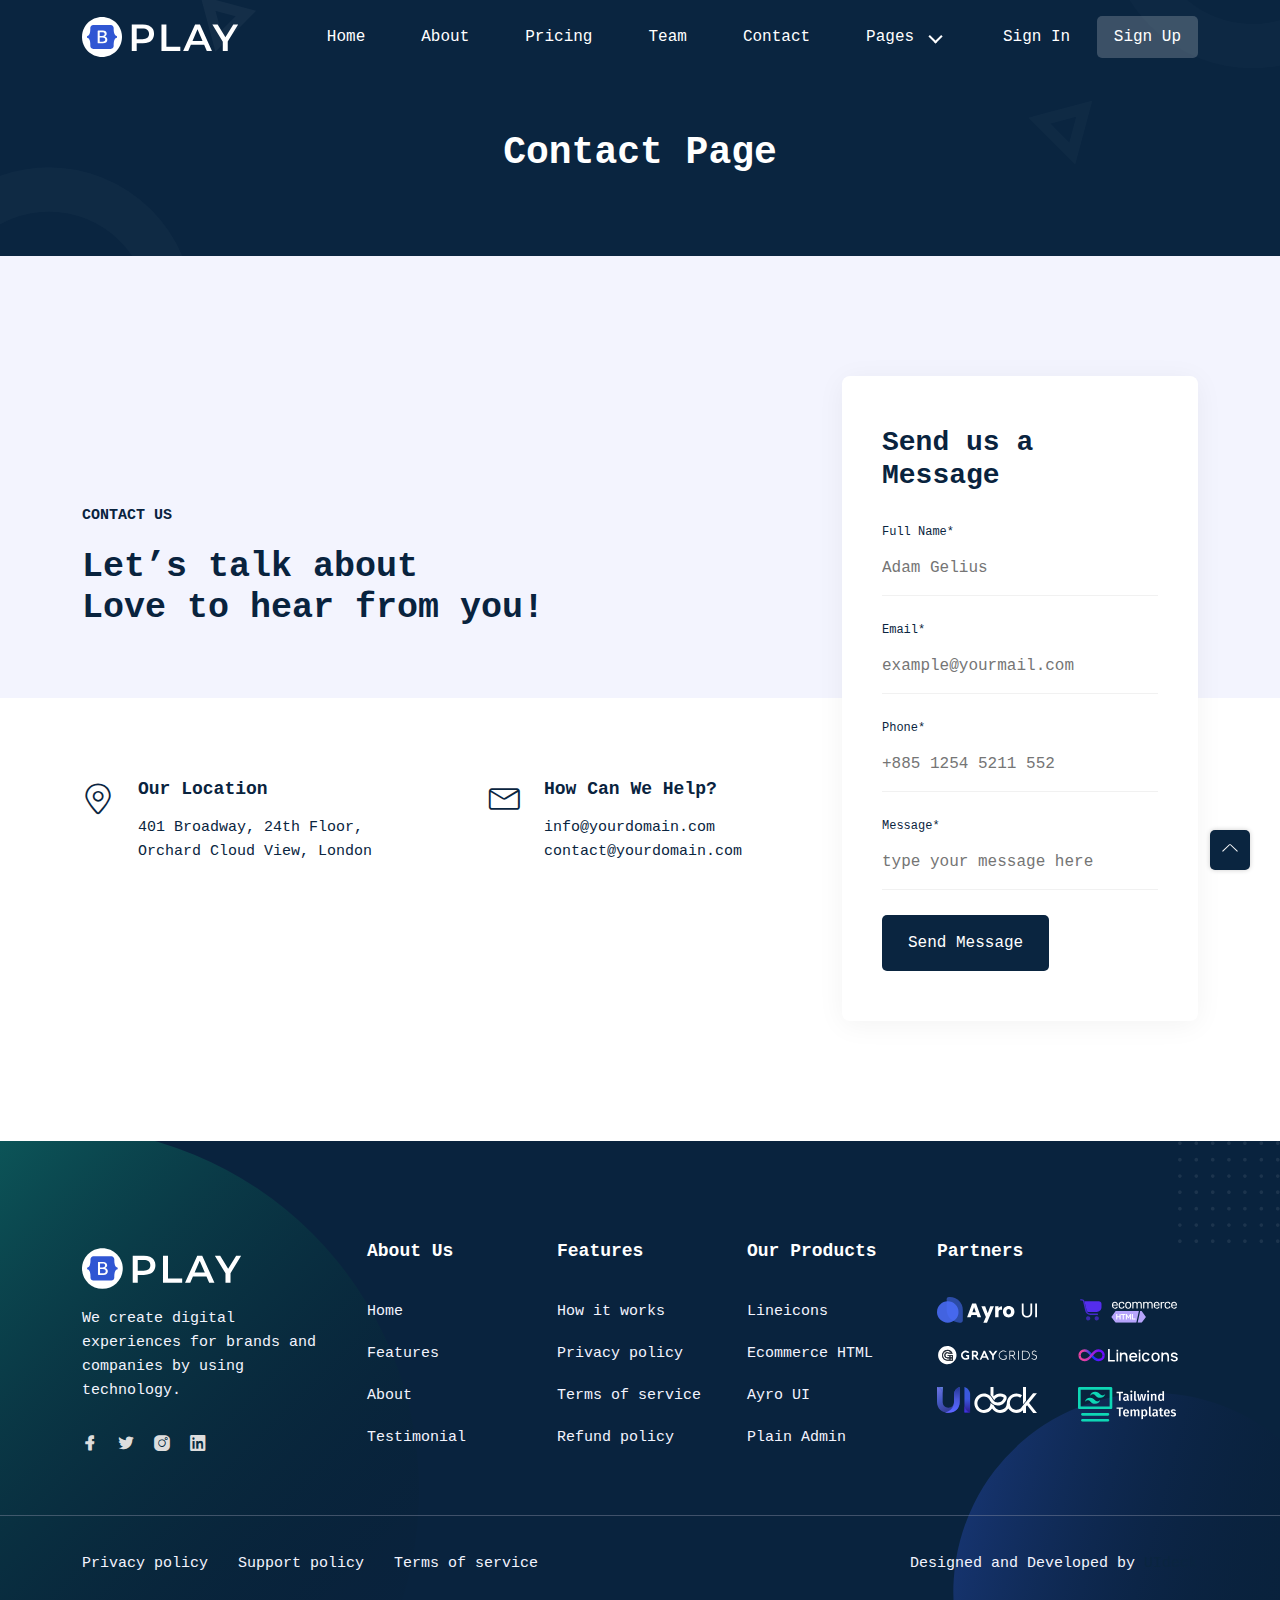
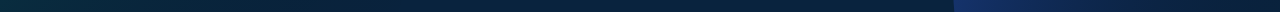
<file: contact.html>
<!-- =========

	Template Name: Play
	Author: UIdeck
	Author URI: https://uideck.com/
	Support: https://uideck.com/support/
	Version: 1.1

========== -->

<!DOCTYPE html>
<html lang="en">
  <head>
    <meta charset="UTF-8" />
    <meta http-equiv="X-UA-Compatible" content="IE=edge" />
    <meta name="viewport" content="width=device-width, initial-scale=1.0" />
    <title>Play | Open source Project by UIdeck</title>

    <!--====== Favicon Icon ======-->
    <link
      rel="shortcut icon"
      href="assets/images/favicon.svg"
      type="image/svg"
    />

    <!-- ===== All CSS files ===== -->
    <link rel="stylesheet" href="assets/css/bootstrap.min.css" />
    <link rel="stylesheet" href="assets/css/animate.css" />
    <link rel="stylesheet" href="assets/css/lineicons.css" />
    <link rel="stylesheet" href="assets/css/ud-styles.css" />
  </head>
  <body>
    <!-- ====== Header Start ====== -->
    <header class="ud-header">
      <div class="container">
        <div class="row">
          <div class="col-lg-12">
            <nav class="navbar navbar-expand-lg">
              <a class="navbar-brand" href="index.html">
                <img src="assets/images/logo/logo.svg" alt="Logo" />
              </a>
              <button class="navbar-toggler">
                <span class="toggler-icon"> </span>
                <span class="toggler-icon"> </span>
                <span class="toggler-icon"> </span>
              </button>

              <div class="navbar-collapse">
                <ul id="nav" class="navbar-nav mx-auto">
                  <li class="nav-item">
                    <a class="ud-menu-scroll" href="#home">Home</a>
                  </li>

                  <li class="nav-item">
                    <a class="ud-menu-scroll" href="#about">About</a>
                  </li>
                  <li class="nav-item">
                    <a class="ud-menu-scroll" href="#pricing">Pricing</a>
                  </li>
                  <li class="nav-item">
                    <a class="ud-menu-scroll" href="#team">Team</a>
                  </li>
                  <li class="nav-item">
                    <a class="ud-menu-scroll" href="#contact">Contact</a>
                  </li>
                  <li class="nav-item nav-item-has-children">
                    <a href="javascript:void(0)"> Pages </a>
                    <ul class="ud-submenu">
                      <li class="ud-submenu-item">
                        <a href="about.html" class="ud-submenu-link">
                          About Page
                        </a>
                      </li>
                      <li class="ud-submenu-item">
                        <a href="pricing.html" class="ud-submenu-link">
                          Pricing Page
                        </a>
                      </li>
                      <li class="ud-submenu-item">
                        <a href="contact.html" class="ud-submenu-link">
                          Contact Page
                        </a>
                      </li>
                      <li class="ud-submenu-item">
                        <a href="blog.html" class="ud-submenu-link">
                          Blog Grid Page
                        </a>
                      </li>
                      <li class="ud-submenu-item">
                        <a href="blog-details.html" class="ud-submenu-link">
                          Blog Details Page
                        </a>
                      </li>
                      <li class="ud-submenu-item">
                        <a href="login.html" class="ud-submenu-link">
                          Sign In Page
                        </a>
                      </li>
                      <li class="ud-submenu-item">
                        <a href="404.html" class="ud-submenu-link">404 Page</a>
                      </li>
                    </ul>
                  </li>
                </ul>
              </div>

              <div class="navbar-btn d-none d-sm-inline-block">
                <a href="login.html" class="ud-main-btn ud-login-btn">
                  Sign In
                </a>
                <a class="ud-main-btn ud-white-btn" href="javascript:void(0)">
                  Sign Up
                </a>
              </div>
            </nav>
          </div>
        </div>
      </div>
    </header>
    <!-- ====== Header End ====== -->

    <!-- ====== Banner Start ====== -->
    <section class="ud-page-banner">
      <div class="container">
        <div class="row">
          <div class="col-lg-12">
            <div class="ud-banner-content">
              <h1>Contact Page</h1>
            </div>
          </div>
        </div>
      </div>
    </section>
    <!-- ====== Banner End ====== -->

    <!-- ====== Contact Start ====== -->
    <section id="contact" class="ud-contact">
      <div class="container">
        <div class="row align-items-center">
          <div class="col-xl-8 col-lg-7">
            <div class="ud-contact-content-wrapper">
              <div class="ud-contact-title">
                <span>CONTACT US</span>
                <h2>
                  Let’s talk about <br />
                  Love to hear from you!
                </h2>
              </div>
              <div class="ud-contact-info-wrapper">
                <div class="ud-single-info">
                  <div class="ud-info-icon">
                    <i class="lni lni-map-marker"></i>
                  </div>
                  <div class="ud-info-meta">
                    <h5>Our Location</h5>
                    <p>401 Broadway, 24th Floor, Orchard Cloud View, London</p>
                  </div>
                </div>
                <div class="ud-single-info">
                  <div class="ud-info-icon">
                    <i class="lni lni-envelope"></i>
                  </div>
                  <div class="ud-info-meta">
                    <h5>How Can We Help?</h5>
                    <p>info@yourdomain.com</p>
                    <p>contact@yourdomain.com</p>
                  </div>
                </div>
              </div>
            </div>
          </div>
          <div class="col-xl-4 col-lg-5">
            <div
              class="ud-contact-form-wrapper wow fadeInUp"
              data-wow-delay=".2s"
            >
              <h3 class="ud-contact-form-title">Send us a Message</h3>
              <form class="ud-contact-form">
                <div class="ud-form-group">
                  <label for="fullName">Full Name*</label>
                  <input
                    type="text"
                    name="fullName"
                    placeholder="Adam Gelius"
                  />
                </div>
                <div class="ud-form-group">
                  <label for="email">Email*</label>
                  <input
                    type="email"
                    name="email"
                    placeholder="example@yourmail.com"
                  />
                </div>
                <div class="ud-form-group">
                  <label for="phone">Phone*</label>
                  <input
                    type="text"
                    name="phone"
                    placeholder="+885 1254 5211 552"
                  />
                </div>
                <div class="ud-form-group">
                  <label for="message">Message*</label>
                  <textarea
                    name="message"
                    rows="1"
                    placeholder="type your message here"
                  ></textarea>
                </div>
                <div class="ud-form-group mb-0">
                  <button type="submit" class="ud-main-btn">
                    Send Message
                  </button>
                </div>
              </form>
            </div>
          </div>
        </div>
      </div>
    </section>
    <!-- ====== Contact End ====== -->

    <!-- ====== Footer Start ====== -->
    <footer class="ud-footer wow fadeInUp" data-wow-delay=".15s">
      <div class="shape shape-1">
        <img src="assets/images/footer/shape-1.svg" alt="shape" />
      </div>
      <div class="shape shape-2">
        <img src="assets/images/footer/shape-2.svg" alt="shape" />
      </div>
      <div class="shape shape-3">
        <img src="assets/images/footer/shape-3.svg" alt="shape" />
      </div>
      <div class="ud-footer-widgets">
        <div class="container">
          <div class="row">
            <div class="col-xl-3 col-lg-4 col-md-6">
              <div class="ud-widget">
                <a href="index.html" class="ud-footer-logo">
                  <img src="assets/images/logo/logo.svg" alt="logo" />
                </a>
                <p class="ud-widget-desc">
                  We create digital experiences for brands and companies by
                  using technology.
                </p>
                <ul class="ud-widget-socials">
                  <li>
                    <a href="https://twitter.com/MusharofChy">
                      <i class="lni lni-facebook-filled"></i>
                    </a>
                  </li>
                  <li>
                    <a href="https://twitter.com/MusharofChy">
                      <i class="lni lni-twitter-filled"></i>
                    </a>
                  </li>
                  <li>
                    <a href="https://twitter.com/MusharofChy">
                      <i class="lni lni-instagram-filled"></i>
                    </a>
                  </li>
                  <li>
                    <a href="https://twitter.com/MusharofChy">
                      <i class="lni lni-linkedin-original"></i>
                    </a>
                  </li>
                </ul>
              </div>
            </div>

            <div class="col-xl-2 col-lg-2 col-md-6 col-sm-6">
              <div class="ud-widget">
                <h5 class="ud-widget-title">About Us</h5>
                <ul class="ud-widget-links">
                  <li>
                    <a href="javascript:void(0)">Home</a>
                  </li>
                  <li>
                    <a href="javascript:void(0)">Features</a>
                  </li>
                  <li>
                    <a href="javascript:void(0)">About</a>
                  </li>
                  <li>
                    <a href="javascript:void(0)">Testimonial</a>
                  </li>
                </ul>
              </div>
            </div>
            <div class="col-xl-2 col-lg-3 col-md-6 col-sm-6">
              <div class="ud-widget">
                <h5 class="ud-widget-title">Features</h5>
                <ul class="ud-widget-links">
                  <li>
                    <a href="javascript:void(0)">How it works</a>
                  </li>
                  <li>
                    <a href="javascript:void(0)">Privacy policy</a>
                  </li>
                  <li>
                    <a href="javascript:void(0)">Terms of service</a>
                  </li>
                  <li>
                    <a href="javascript:void(0)">Refund policy</a>
                  </li>
                </ul>
              </div>
            </div>
            <div class="col-xl-2 col-lg-3 col-md-6 col-sm-6">
              <div class="ud-widget">
                <h5 class="ud-widget-title">Our Products</h5>
                <ul class="ud-widget-links">
                  <li>
                    <a
                      href="https://lineicons.com/"
                      rel="nofollow noopner"
                      target="_blank"
                      >Lineicons
                    </a>
                  </li>
                  <li>
                    <a
                      href="https://ecommercehtml.com/"
                      rel="nofollow noopner"
                      target="_blank"
                      >Ecommerce HTML</a
                    >
                  </li>
                  <li>
                    <a
                      href="https://ayroui.com/"
                      rel="nofollow noopner"
                      target="_blank"
                      >Ayro UI</a
                    >
                  </li>
                  <li>
                    <a
                      href="https://graygrids.com/"
                      rel="nofollow noopner"
                      target="_blank"
                      >Plain Admin</a
                    >
                  </li>
                </ul>
              </div>
            </div>
            <div class="col-xl-3 col-lg-6 col-md-8 col-sm-10">
              <div class="ud-widget">
                <h5 class="ud-widget-title">Partners</h5>
                <ul class="ud-widget-brands">
                  <li>
                    <a
                      href="https://ayroui.com/"
                      rel="nofollow noopner"
                      target="_blank"
                    >
                      <img
                        src="assets/images/footer/brands/ayroui.svg"
                        alt="ayroui"
                      />
                    </a>
                  </li>
                  <li>
                    <a
                      href="https://ecommercehtml.com/"
                      rel="nofollow noopner"
                      target="_blank"
                    >
                      <img
                        src="assets/images/footer/brands/ecommerce-html.svg"
                        alt="ecommerce-html"
                      />
                    </a>
                  </li>
                  <li>
                    <a
                      href="https://graygrids.com/"
                      rel="nofollow noopner"
                      target="_blank"
                    >
                      <img
                        src="assets/images/footer/brands/graygrids.svg"
                        alt="graygrids"
                      />
                    </a>
                  </li>
                  <li>
                    <a
                      href="https://lineicons.com/"
                      rel="nofollow noopner"
                      target="_blank"
                    >
                      <img
                        src="assets/images/footer/brands/lineicons.svg"
                        alt="lineicons"
                      />
                    </a>
                  </li>
                  <li>
                    <a
                      href="https://uideck.com/"
                      rel="nofollow noopner"
                      target="_blank"
                    >
                      <img
                        src="assets/images/footer/brands/uideck.svg"
                        alt="uideck"
                      />
                    </a>
                  </li>
                  <li>
                    <a
                      href="https://tailwindtemplates.co/"
                      rel="nofollow noopner"
                      target="_blank"
                    >
                      <img
                        src="assets/images/footer/brands/tailwindtemplates.svg"
                        alt="tailwindtemplates"
                      />
                    </a>
                  </li>
                </ul>
              </div>
            </div>
          </div>
        </div>
      </div>
      <div class="ud-footer-bottom">
        <div class="container">
          <div class="row">
            <div class="col-md-8">
              <ul class="ud-footer-bottom-left">
                <li>
                  <a href="javascript:void(0)">Privacy policy</a>
                </li>
                <li>
                  <a href="javascript:void(0)">Support policy</a>
                </li>
                <li>
                  <a href="javascript:void(0)">Terms of service</a>
                </li>
              </ul>
            </div>
            <div class="col-md-4">
              <p class="ud-footer-bottom-right">
                Designed and Developed by
                <a href="https://uideck.com" rel="nofollow">UIdeck</a>
              </p>
            </div>
          </div>
        </div>
      </div>
    </footer>
    <!-- ====== Footer End ====== -->

    <!-- ====== Back To Top Start ====== -->
    <a href="javascript:void(0)" class="back-to-top">
      <i class="lni lni-chevron-up"> </i>
    </a>
    <!-- ====== Back To Top End ====== -->

    <!-- ====== All Javascript Files ====== -->
    <script src="assets/js/bootstrap.bundle.min.js"></script>
    <script src="assets/js/wow.min.js"></script>
    <script src="assets/js/main.js"></script>
  </body>
</html>
</file>
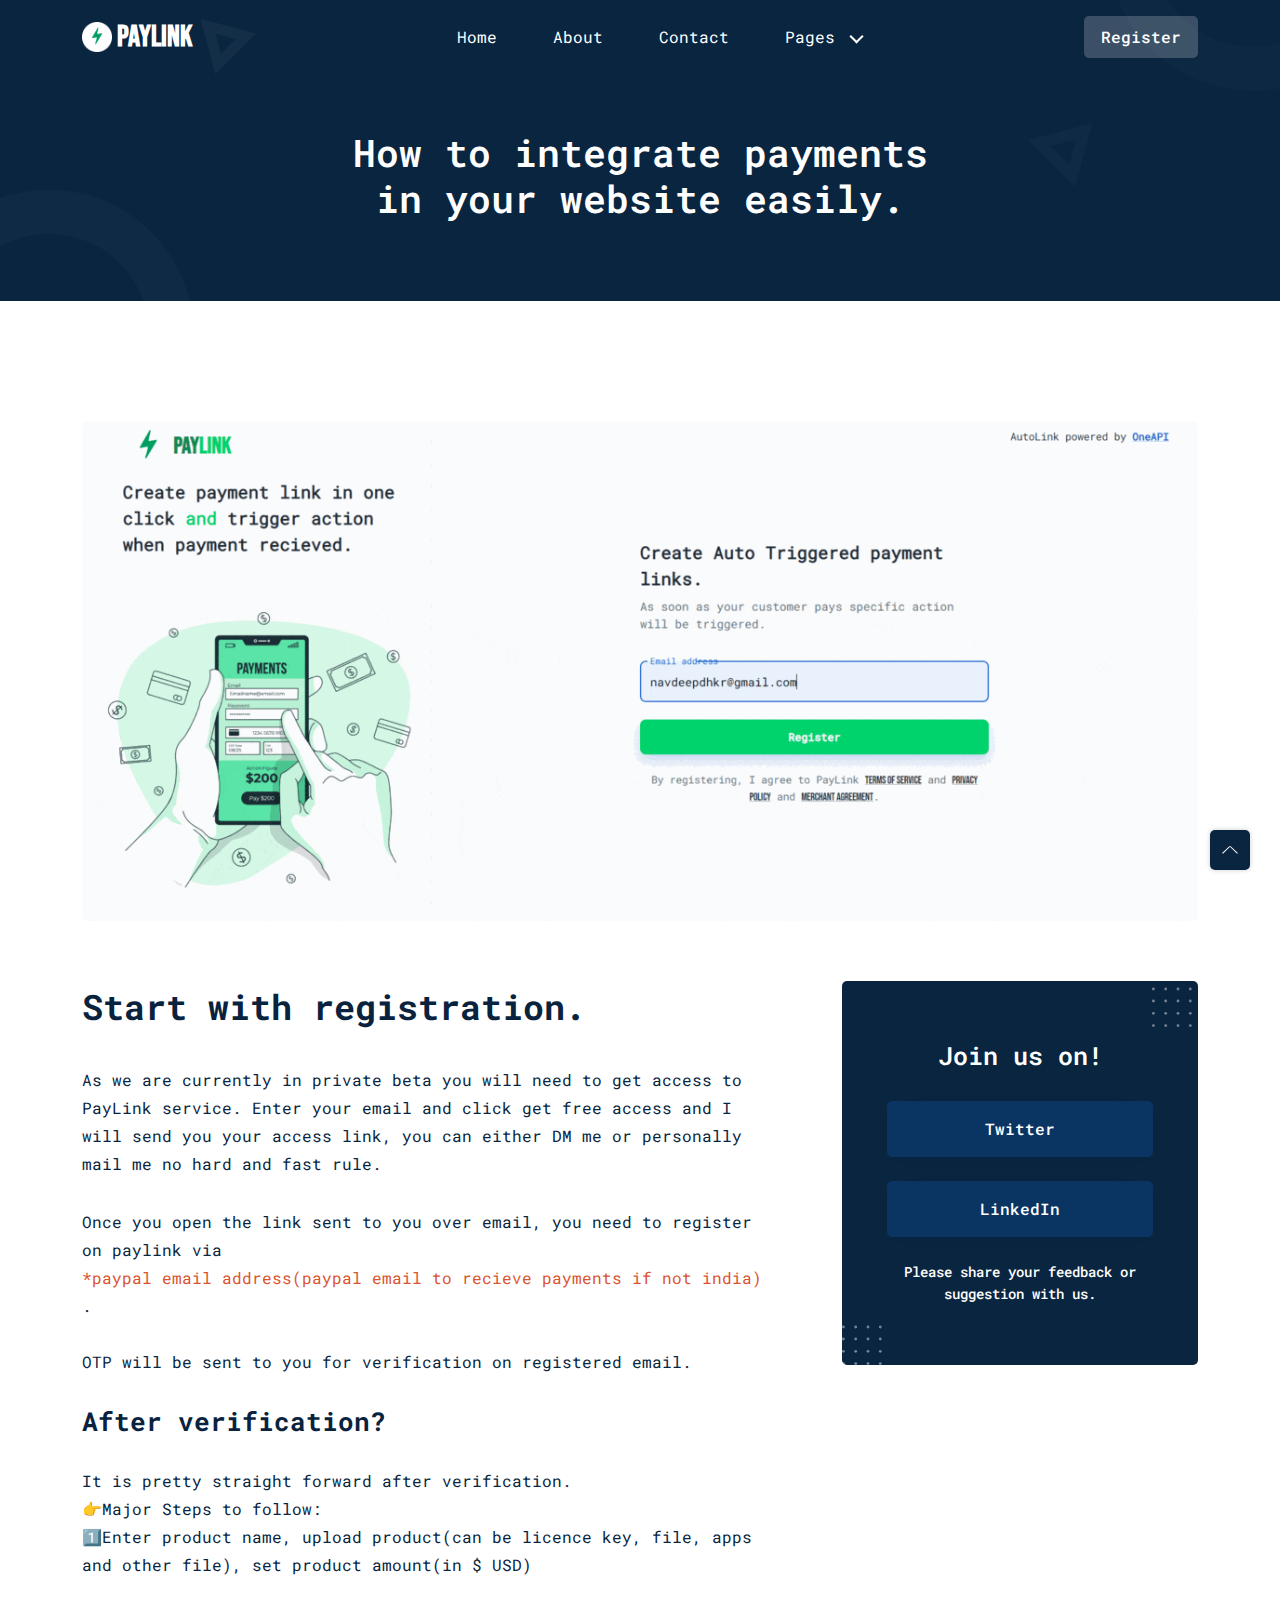
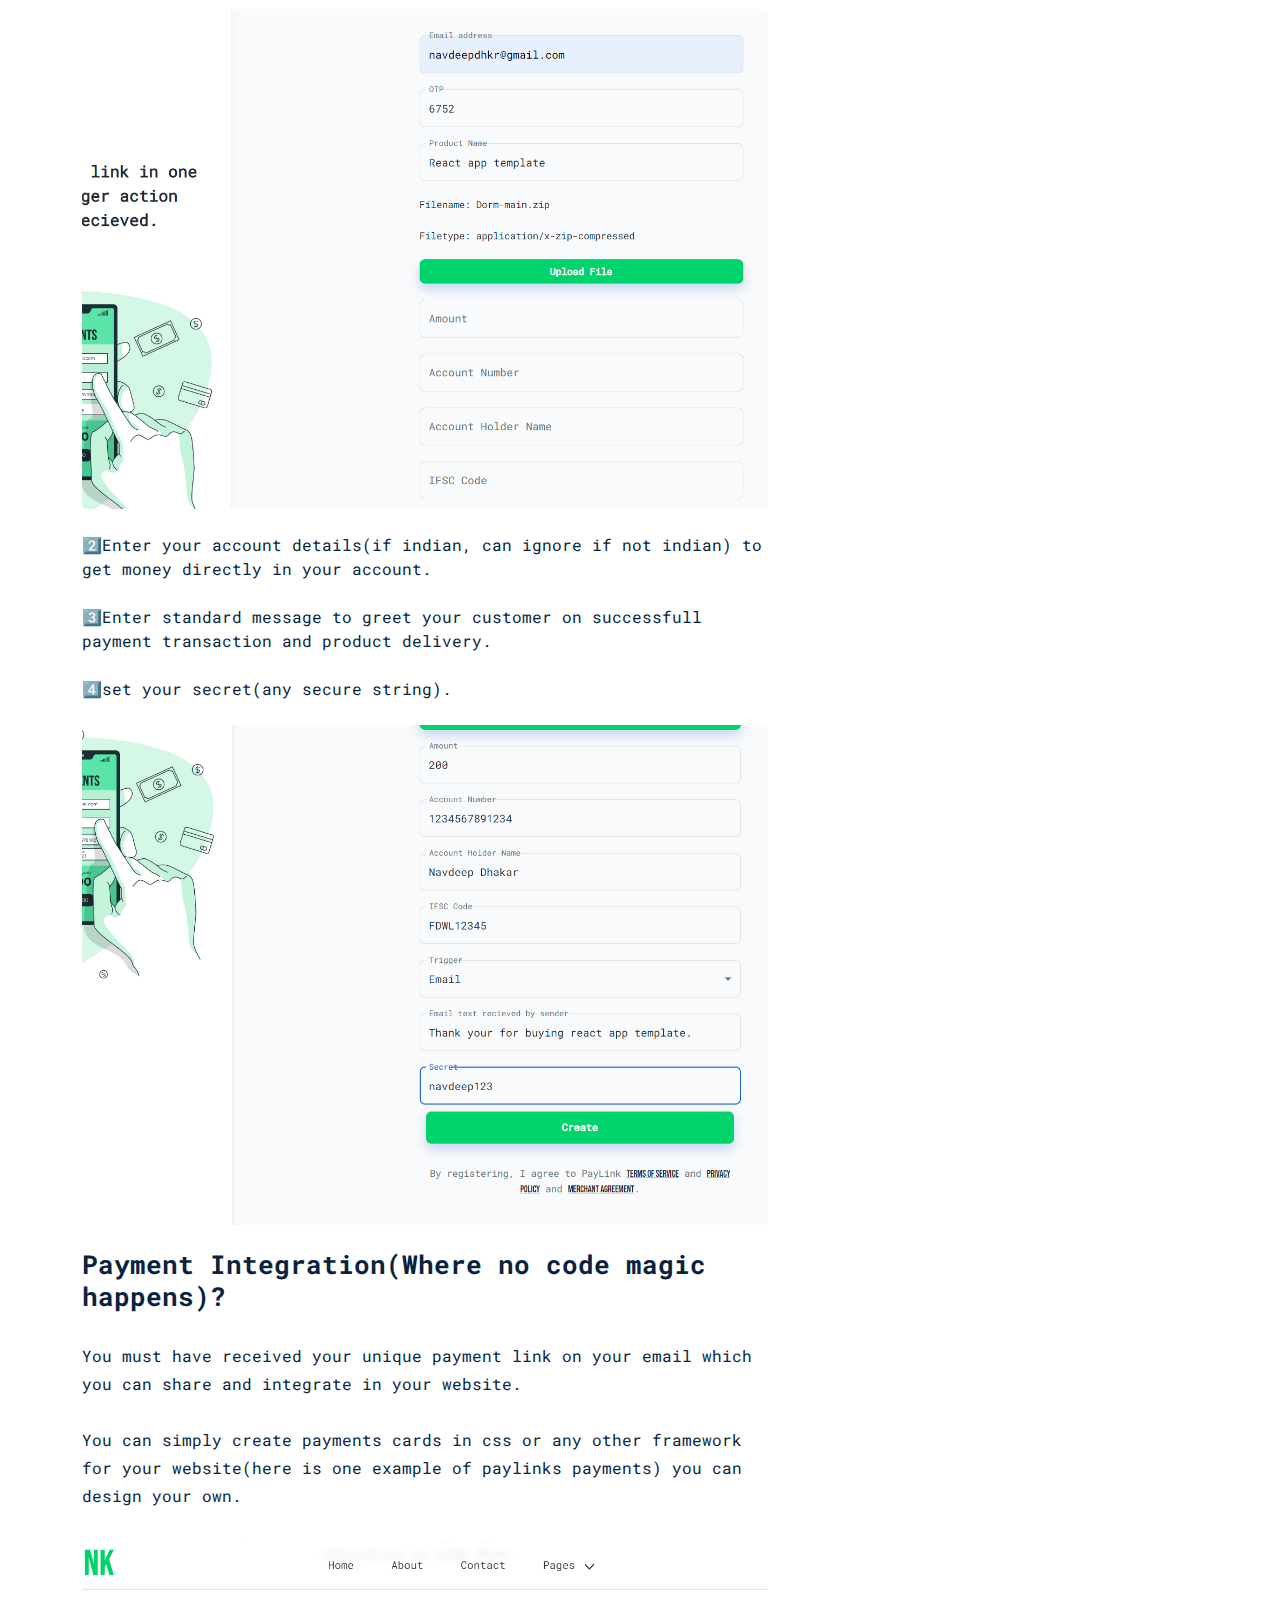
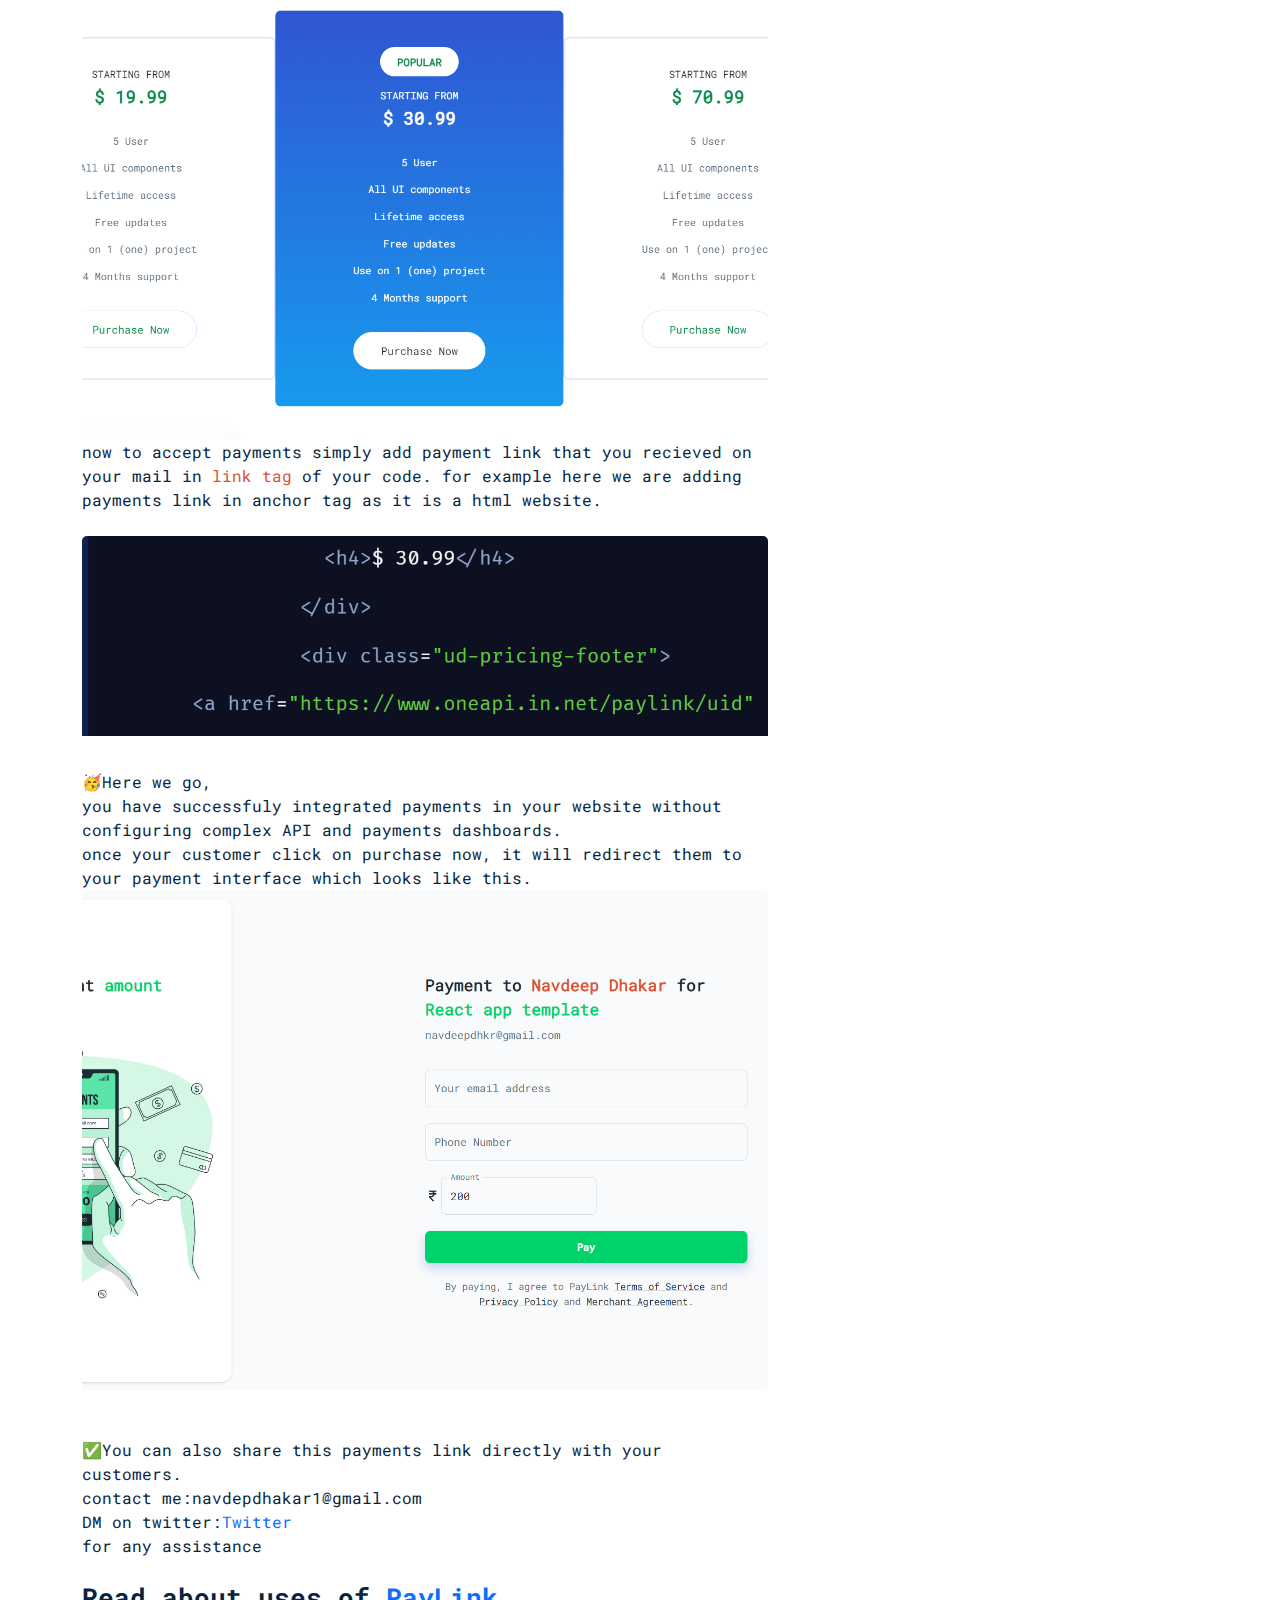
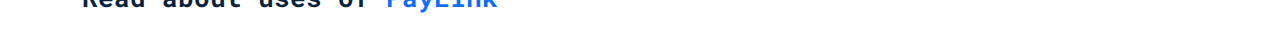
<file: how-to-integrate-no-code-payments-in-easy-steps.html>
<!-- =========

	Template Name: Play
	Author: UIdeck
	Author URI: https://uideck.com/
	Support: https://uideck.com/support/
	Version: 1.1

========== -->

<!DOCTYPE html>
<html lang="en">

<head>
    <meta charset="UTF-8" />
    <meta http-equiv="X-UA-Compatible" content="IE=edge" />
    <meta name="viewport" content="width=device-width, initial-scale=1.0" />
    <title>PayLink | Enable Quick Payments</title>
    <link rel="preconnect" href="https://fonts.googleapis.com">
    <link rel="preconnect" href="https://fonts.gstatic.com" crossorigin>
    <link href="https://fonts.googleapis.com/css2?family=Bebas+Neue&family=Roboto+Mono&display=swap" rel="stylesheet">
    <!--====== Favicon Icon ======-->
    <link rel="shortcut icon" href="assets/images/logo/paylink.png" type="image/svg" />

    <!-- ===== All CSS files ===== -->
    <link rel="stylesheet" href="assets/css/bootstrap.min.css" />
    <link rel="stylesheet" href="assets/css/animate.css" />
    <link rel="stylesheet" href="assets/css/lineicons.css" />
    <link rel="stylesheet" href="assets/css/ud-styles.css" />
    <script type='text/javascript'>
      window.smartlook || (function (d) {
        var o = smartlook = function () { o.api.push(arguments) }, h = d.getElementsByTagName('head')[0];
        var c = d.createElement('script'); o.api = new Array(); c.async = true; c.type = 'text/javascript';
        c.charset = 'utf-8'; c.src = 'https://web-sdk.smartlook.com/recorder.js'; h.appendChild(c);
      })(document);
      smartlook('init', '74024770893f8103fbb33c4e22919bf11e3831c1', { region: 'eu' });
    </script>
</head>

<body>
    <!-- ====== Header Start ====== -->
    <header class="ud-header">
        <div class="container">
            <div class="row">
                <div class="col-lg-12">
                    <nav class="navbar navbar-expand-lg">
                        <a class="navbar-brand" href="index.html" style="display: flex;align-items: center;">
                            <img src="assets/images/logo/paylink.png" alt="Logo" style="width: 30px;" />
                            <h1 class="ud-hero-title" style="font-family: 'Bebas Neue', cursive;padding-left: 5px;font-size: 30px;">
                                <span style="color: white" class="pay">Pay</span
                  ><span style="color: white" class="link">Link</span>
                            </h1>
                        </a>
                        <button class="navbar-toggler">
                            <span class="toggler-icon"> </span>
                            <span class="toggler-icon"> </span>
                            <span class="toggler-icon"> </span>
                        </button>

                        <div class="navbar-collapse">
                            <ul id="nav" class="navbar-nav mx-auto">
                                <li class="nav-item">
                                    <a class="ud-menu-scroll" href="#home">Home</a>
                                </li>

                                <li class="nav-item">
                                    <a class="ud-menu-scroll" href="#about">About</a>
                                </li>
                                <!-- <li class="nav-item">
                        <a class="ud-menu-scroll" href="#pricing">Pricing</a>
                      </li>
                      <li class="nav-item">
                        <a class="ud-menu-scroll" href="#team">Team</a>
                      </li> -->
                                <li class="nav-item">
                                    <a class="ud-menu-scroll" href="#contact">Contact</a>
                                </li>
                                <li class="nav-item nav-item-has-children">
                                    <a href="javascript:void(0)"> Pages </a>
                                    <ul class="ud-submenu">
                                        <li class="ud-submenu-item">
                                            <a href="#about" class="ud-submenu-link">
                                                About Page
                                            </a>
                                        </li>
                                        <!-- <li class="ud-submenu-item">
                            <a href="pricing.html" class="ud-submenu-link">
                              Pricing Page
                            </a>
                          </li>
                          <li class="ud-submenu-item">
                            <a href="contact.html" class="ud-submenu-link">
                              Contact Page
                            </a>
                          </li>
                          <li class="ud-submenu-item">
                            <a href="blog.html" class="ud-submenu-link">
                              Blog Grid Page
                            </a>
                          </li> -->
                                        <li class="ud-submenu-item">
                                            <a href="blog-details.html" class="ud-submenu-link">
                                                Short Intro
                                            </a>
                                        </li>
                                        <!-- <li class="ud-submenu-item">
                            <a href="login.html" class="ud-submenu-link">
                              Sign In Page
                            </a>
                          </li> -->
                                        <!-- <li class="ud-submenu-item">
                            <a href="404.html" class="ud-submenu-link">404 Page</a>
                          </li> -->
                                    </ul>
                                </li>
                            </ul>
                        </div>

                        <div class="navbar-btn d-none d-sm-inline-block">
                            <!-- <a href="login.html" class="ud-main-btn ud-login-btn">
                      Sign In
                    </a> -->
                            <a class="ud-main-btn ud-white-btn" href="https://oneapi.vercel.app/paylink">
                                Register
                            </a>
                        </div>
                    </nav>
                </div>
            </div>
        </div>
    </header>
    <!-- ====== Header End ====== -->

    <!-- ====== Banner Start ====== -->
    <section class="ud-page-banner">
        <div class="container">
            <div class="row">
                <div class="col-lg-12">
                    <div class="ud-banner-content">
                        <h1>How to integrate payments in your website easily.</h1>
                    </div>
                </div>
            </div>
        </div>
    </section>
    <!-- ====== Banner End ====== -->

    <!-- ====== Blog Details Start ====== -->
    <section class="ud-blog-details">
        <div class="container">
            <div class="row">
                <div class="col-lg-12">
                    <div class="ud-blog-details-image">
                        <img src="assets/images/hero//paylinkdemo.gif" alt="blog details" />

                    </div>
                </div>

                <div class="col-lg-8">
                    <div class="ud-blog-details-content">
                        <h2 class="ud-blog-details-title">
                            Start with registration.
                        </h2>
                        <p class="ud-blog-details-para">
                            As we are currently in private beta you will need to get access to PayLink service.
                            Enter your email and click get free access and I will send you your access link, you can either DM me or personally mail me no hard and fast rule.
                            
                        </p>
                        <p class="ud-blog-details-para">
                            Once you open the link sent to you over email, you need to register on paylink via <span style="color: #db542f;">*paypal email address(paypal email to recieve payments if not india)</span>.
                            <br>
                            <br>
                            OTP will be sent to you for verification on registered email.
                        </p>
                        <h3 class="ud-blog-details-subtitle">After verification?</h3>
                        <p class="ud-blog-details-para">
                          It is pretty straight forward after verification.<br>
                          👉Major Steps to follow:<br>
                            1️⃣Enter product name, upload product(can be licence key, file, apps and other file), set product amount(in $ USD)<br>
                            <div class="ud-blog-details-image">
                              <img src="assets/images/blog/s3.png" alt="enter product details" />
                            </div>
                            <br>
                            2️⃣Enter your account details(if indian, can ignore if not indian) to get money directly in your account.<br><br>
                            
                            3️⃣Enter standard message to greet your customer on successfull payment transaction and product delivery.<br><br>
                            4️⃣set your secret(any secure string).<br><br>
                            <div class="ud-blog-details-image">
                              <img src="assets/images/blog/s4.png" alt="enter account details" />
                            </div><br>
                        </p>
                        <!-- 
              <div class="ud-blog-quote">
                <i class="lni lni-quotation"></i>
                <p>
                  A spring of truth shall flow from it: like a new star it shall
                  scatter the darkness of ignorance, and cause a light
                  heretofore unknown to shine amongst men.
                </p>
                <h6>“Andrio Domeco”</h6>
              </div> -->
                        <h3 class="ud-blog-details-subtitle">
                            Payment Integration(Where no code magic happens)?
                        </h3>
                        <p class="ud-blog-details-para">
                            You must have received your unique payment link on your email which you can share and integrate in your website.<br>
                            <br>
                            You can simply create payments cards in css or any other framework for your website(here is one example of paylinks payments) you can design your own.<br>
                            <div class="ud-blog-details-image">
                              <img src="assets/images/blog/paymentex.png" alt="enter account details" />
                            </div>
                            now to accept payments simply add payment link that you recieved on your mail in <span style="color: #db542f;">link tag</span> of your code.
                            for example here we are adding payments link in anchor tag as it is a html website.
                            <br>
                            <br>
                            <div class="ud-blog-details-image" style="height: 210px;">
                              <img src="assets/images/blog/code2.png" alt="enter account details" style="height: 200px;"/>
                            </div><br>
                            🥳Here we go, <br>you have successfuly integrated payments in your website without configuring complex API and payments dashboards.<br>
                            once your customer click on purchase now, it will redirect them to your payment interface which looks like this.
                            <br>
                            <div class="ud-blog-details-image" >
                              <img src="assets/images/blog/s6.png" alt="enter account details" />
                            </div><br>
                            <br>
                            ✅You can also share this payments link directly with your customers.
                            <br>
                            contact me:navdepdhakar1@gmail.com<br>
                            DM on twitter:<a href="https://twitter.com/dev_navdeep">Twitter</a><br>
                            for any assistance
                          </p>
                          <br>
                          <h3 class="ud-blog-details-subtitle">
                            Read about uses of <a href="how-to-use-paylink.html">PayLink</a>
                          </h3>



                        <!-- <div class="ud-blog-details-action">
                <ul class="ud-blog-tags">
                  <li>
                    <a href="javascript:void(0)">Design</a>
                  </li>
                  <li>
                    <a href="javascript:void(0)">Development</a>
                  </li>
                  <li>
                    <a href="javascript:void(0)">Info</a>
                  </li>
                </ul>
                <div class="ud-blog-share">
                  <h6>Share This Post</h6>
                  <ul class="ud-blog-share-links">
                    <li>
                      <a href="javascript:void(0)" class="facebook">
                        <i class="lni lni-facebook-filled"></i>
                      </a>
                    </li>
                    <li>
                      <a href="javascript:void(0)" class="twitter">
                        <i class="lni lni-twitter-filled"></i>
                      </a>
                    </li>
                    <li>
                      <a href="javascript:void(0)" class="linkedin">
                        <i class="lni lni-linkedin-original"></i>
                      </a>
                    </li>
                  </ul>
                </div>
              </div> -->
                    </div>
                </div>
                <div class="col-lg-4">
                    <div class="ud-blog-sidebar">
                        <div class="ud-newsletter-box">
                            <img src="assets/images/blog/dotted-shape.svg" alt="shape" class="shape shape-1" />
                            <img src="assets/images/blog/dotted-shape.svg" alt="shape" class="shape shape-2" />
                            <h3 class="ud-newsletter-title">Join us on!</h3>

                            <form class="ud-newsletter-form">
                                <a class="ud-main-btn" href="https://twitter.com/paylinkOneAPI">Twitter</a>
                                <a class="ud-main-btn"
                                    href="https://www.linkedin.com/company/paylinkoneapi">LinkedIn</a>
                                <p class="ud-newsletter-note">Please share your feedback or suggestion with us.</p>
                            </form>
                        </div>

                        <!-- <div class="ud-articles-box">
                <h3 class="ud-articles-box-title">Popular Articles</h3>
                <ul class="ud-articles-list">
                  <li>
                    <div class="ud-article-image">
                      <img
                        src="assets/images/blog/article-author-01.png"
                        alt="author"
                      />
                    </div>
                    <div class="ud-article-content">
                      <h5 class="ud-article-title">
                        <a href="javascript:void(0)">
                          The 8 best landing page builders, reviewed
                        </a>
                      </h5>
                      <p class="ud-article-author">Martin Fedous</p>
                    </div>
                  </li>
                  <li>
                    <div class="ud-article-image">
                      <img
                        src="assets/images/blog/article-author-02.png"
                        alt="author"
                      />
                    </div>
                    <div class="ud-article-content">
                      <h5 class="ud-article-title">
                        <a href="javascript:void(0)">
                          Create engaging online courses your student…
                        </a>
                      </h5>
                      <p class="ud-article-author">Glomiya Lucy</p>
                    </div>
                  </li>
                  <li>
                    <div class="ud-article-image">
                      <img
                        src="assets/images/blog/article-author-03.png"
                        alt="author"
                      />
                    </div>
                    <div class="ud-article-content">
                      <h5 class="ud-article-title">
                        <a href="javascript:void(0)">
                          The ultimate formula for launching online course
                        </a>
                      </h5>
                      <p class="ud-article-author">Andrio jeson</p>
                    </div>
                  </li>
                  <li>
                    <div class="ud-article-image">
                      <img
                        src="assets/images/blog/article-author-04.png"
                        alt="author"
                      />
                    </div>
                    <div class="ud-article-content">
                      <h5 class="ud-article-title">
                        <a href="javascript:void(0)">
                          50 Best web design tips & tricks that will help you
                        </a>
                      </h5>
                      <p class="ud-article-author">Samoyel Dayno</p>
                    </div>
                  </li>
                </ul>
              </div> -->

                        <!-- <div class="ud-banner-ad">
                <a href="javascript:void(0)">
                  <img
                    src="assets/images/blog/bannder-ad.png"
                    alt="ad banner"
                  />
                </a>
              </div> -->
                    </div>
                </div>
            </div>
        </div>
    </section>
    <!-- ====== Blog Details End ====== -->

    <!-- ====== Blog Start ====== -->
    <!-- <section class="ud-blog-grids ud-related-articles">
      <div class="container">
        <div class="row col-lg-12">
          <div class="ud-related-title">
            <h2 class="ud-related-articles-title">Related Articles</h2>
          </div>
        </div>
        <div class="row">
          <div class="col-lg-4 col-md-6">
            <div class="ud-single-blog">
              <div class="ud-blog-image">
                <a href="blog-details.html">
                  <img src="assets/images/blog/blog-01.jpg" alt="blog" />
                </a>
              </div>
              <div class="ud-blog-content">
                <span class="ud-blog-date">Dec 22, 2023</span>
                <h3 class="ud-blog-title">
                  <a href="blog-details.html">
                    Meet AutoManage, the best AI management tools
                  </a>
                </h3>
                <p class="ud-blog-desc">
                  Lorem Ipsum is simply dummy text of the printing and
                  typesetting industry.
                </p>
              </div>
            </div>
          </div>
          <div class="col-lg-4 col-md-6">
            <div class="ud-single-blog">
              <div class="ud-blog-image">
                <a href="blog-details.html">
                  <img src="assets/images/blog/blog-02.jpg" alt="blog" />
                </a>
              </div>
              <div class="ud-blog-content">
                <span class="ud-blog-date">Dec 22, 2023</span>
                <h3 class="ud-blog-title">
                  <a href="blog-details.html">
                    How to earn more money as a wellness coach
                  </a>
                </h3>
                <p class="ud-blog-desc">
                  Lorem Ipsum is simply dummy text of the printing and
                  typesetting industry.
                </p>
              </div>
            </div>
          </div>
          <div class="col-lg-4 col-md-6">
            <div class="ud-single-blog">
              <div class="ud-blog-image">
                <a href="blog-details.html">
                  <img src="assets/images/blog/blog-03.jpg" alt="blog" />
                </a>
              </div>
              <div class="ud-blog-content">
                <span class="ud-blog-date">Dec 22, 2023</span>
                <h3 class="ud-blog-title">
                  <a href="blog-details.html">
                    The no-fuss guide to upselling and cross selling
                  </a>
                </h3>
                <p class="ud-blog-desc">
                  Lorem Ipsum is simply dummy text of the printing and
                  typesetting industry.
                </p>
              </div>
            </div>
          </div>
        </div>
      </div>
    </section> -->
    <!-- ====== Blog End ====== -->

    <!-- ====== Footer Start ====== -->
    <!-- <footer class="ud-footer wow fadeInUp" data-wow-delay=".15s">
      <div class="shape shape-1">
        <img src="assets/images/footer/shape-1.svg" alt="shape" />
      </div>
      <div class="shape shape-2">
        <img src="assets/images/footer/shape-2.svg" alt="shape" />
      </div>
      <div class="shape shape-3">
        <img src="assets/images/footer/shape-3.svg" alt="shape" />
      </div>
      <div class="ud-footer-widgets">
        <div class="container">
          <div class="row">
            <div class="col-xl-3 col-lg-4 col-md-6">
              <div class="ud-widget">
                <a href="index.html" class="ud-footer-logo">
                  <img src="assets/images/logo/logo.svg" alt="logo" />
                </a>
                <p class="ud-widget-desc">
                  We create digital experiences for brands and companies by
                  using technology.
                </p>
                <ul class="ud-widget-socials">
                  <li>
                    <a href="https://twitter.com/MusharofChy">
                      <i class="lni lni-facebook-filled"></i>
                    </a>
                  </li>
                  <li>
                    <a href="https://twitter.com/MusharofChy">
                      <i class="lni lni-twitter-filled"></i>
                    </a>
                  </li>
                  <li>
                    <a href="https://twitter.com/MusharofChy">
                      <i class="lni lni-instagram-filled"></i>
                    </a>
                  </li>
                  <li>
                    <a href="https://twitter.com/MusharofChy">
                      <i class="lni lni-linkedin-original"></i>
                    </a>
                  </li>
                </ul>
              </div>
            </div>

            <div class="col-xl-2 col-lg-2 col-md-6 col-sm-6">
              <div class="ud-widget">
                <h5 class="ud-widget-title">About Us</h5>
                <ul class="ud-widget-links">
                  <li>
                    <a href="javascript:void(0)">Home</a>
                  </li>
                  <li>
                    <a href="javascript:void(0)">Features</a>
                  </li>
                  <li>
                    <a href="javascript:void(0)">About</a>
                  </li>
                  <li>
                    <a href="javascript:void(0)">Testimonial</a>
                  </li>
                </ul>
              </div>
            </div>
            <div class="col-xl-2 col-lg-3 col-md-6 col-sm-6">
              <div class="ud-widget">
                <h5 class="ud-widget-title">Features</h5>
                <ul class="ud-widget-links">
                  <li>
                    <a href="javascript:void(0)">How it works</a>
                  </li>
                  <li>
                    <a href="javascript:void(0)">Privacy policy</a>
                  </li>
                  <li>
                    <a href="javascript:void(0)">Terms of service</a>
                  </li>
                  <li>
                    <a href="javascript:void(0)">Refund policy</a>
                  </li>
                </ul>
              </div>
            </div>
            <div class="col-xl-2 col-lg-3 col-md-6 col-sm-6">
              <div class="ud-widget">
                <h5 class="ud-widget-title">Our Products</h5>
                <ul class="ud-widget-links">
                  <li>
                    <a
                      href="https://lineicons.com/"
                      rel="nofollow noopner"
                      target="_blank"
                      >Lineicons
                    </a>
                  </li>
                  <li>
                    <a
                      href="https://ecommercehtml.com/"
                      rel="nofollow noopner"
                      target="_blank"
                      >Ecommerce HTML</a
                    >
                  </li>
                  <li>
                    <a
                      href="https://ayroui.com/"
                      rel="nofollow noopner"
                      target="_blank"
                      >Ayro UI</a
                    >
                  </li>
                  <li>
                    <a
                      href="https://graygrids.com/"
                      rel="nofollow noopner"
                      target="_blank"
                      >Plain Admin</a
                    >
                  </li>
                </ul>
              </div>
            </div>
            <div class="col-xl-3 col-lg-6 col-md-8 col-sm-10">
              <div class="ud-widget">
                <h5 class="ud-widget-title">Partners</h5>
                <ul class="ud-widget-brands">
                  <li>
                    <a
                      href="https://ayroui.com/"
                      rel="nofollow noopner"
                      target="_blank"
                    >
                      <img
                        src="assets/images/footer/brands/ayroui.svg"
                        alt="ayroui"
                      />
                    </a>
                  </li>
                  <li>
                    <a
                      href="https://ecommercehtml.com/"
                      rel="nofollow noopner"
                      target="_blank"
                    >
                      <img
                        src="assets/images/footer/brands/ecommerce-html.svg"
                        alt="ecommerce-html"
                      />
                    </a>
                  </li>
                  <li>
                    <a
                      href="https://graygrids.com/"
                      rel="nofollow noopner"
                      target="_blank"
                    >
                      <img
                        src="assets/images/footer/brands/graygrids.svg"
                        alt="graygrids"
                      />
                    </a>
                  </li>
                  <li>
                    <a
                      href="https://lineicons.com/"
                      rel="nofollow noopner"
                      target="_blank"
                    >
                      <img
                        src="assets/images/footer/brands/lineicons.svg"
                        alt="lineicons"
                      />
                    </a>
                  </li>
                  <li>
                    <a
                      href="https://uideck.com/"
                      rel="nofollow noopner"
                      target="_blank"
                    >
                      <img
                        src="assets/images/footer/brands/uideck.svg"
                        alt="uideck"
                      />
                    </a>
                  </li>
                  <li>
                    <a
                      href="https://tailwindtemplates.co/"
                      rel="nofollow noopner"
                      target="_blank"
                    >
                      <img
                        src="assets/images/footer/brands/tailwindtemplates.svg"
                        alt="tailwindtemplates"
                      />
                    </a>
                  </li>
                </ul>
              </div>
            </div>
          </div>
        </div>
      </div>
      <div class="ud-footer-bottom">
        <div class="container">
          <div class="row">
            <div class="col-md-8">
              <ul class="ud-footer-bottom-left">
                <li>
                  <a href="javascript:void(0)">Privacy policy</a>
                </li>
                <li>
                  <a href="javascript:void(0)">Support policy</a>
                </li>
                <li>
                  <a href="javascript:void(0)">Terms of service</a>
                </li>
              </ul>
            </div>
            <div class="col-md-4">
              <p class="ud-footer-bottom-right">
                Designed and Developed by
                <a href="https://uideck.com" rel="nofollow">UIdeck</a>
              </p>
            </div>
          </div>
        </div>
      </div>
    </footer> -->
    <!-- ====== Footer End ====== -->

    <!-- ====== Back To Top Start ====== -->
    <a href="javascript:void(0)" class="back-to-top">
        <i class="lni lni-chevron-up"> </i>
    </a>
    <!-- ====== Back To Top End ====== -->

    <!-- ====== All Javascript Files ====== -->
    <script src="assets/js/bootstrap.bundle.min.js"></script>
    <script src="assets/js/wow.min.js"></script>
    <script src="assets/js/main.js"></script>
</body>

</html>
</file>
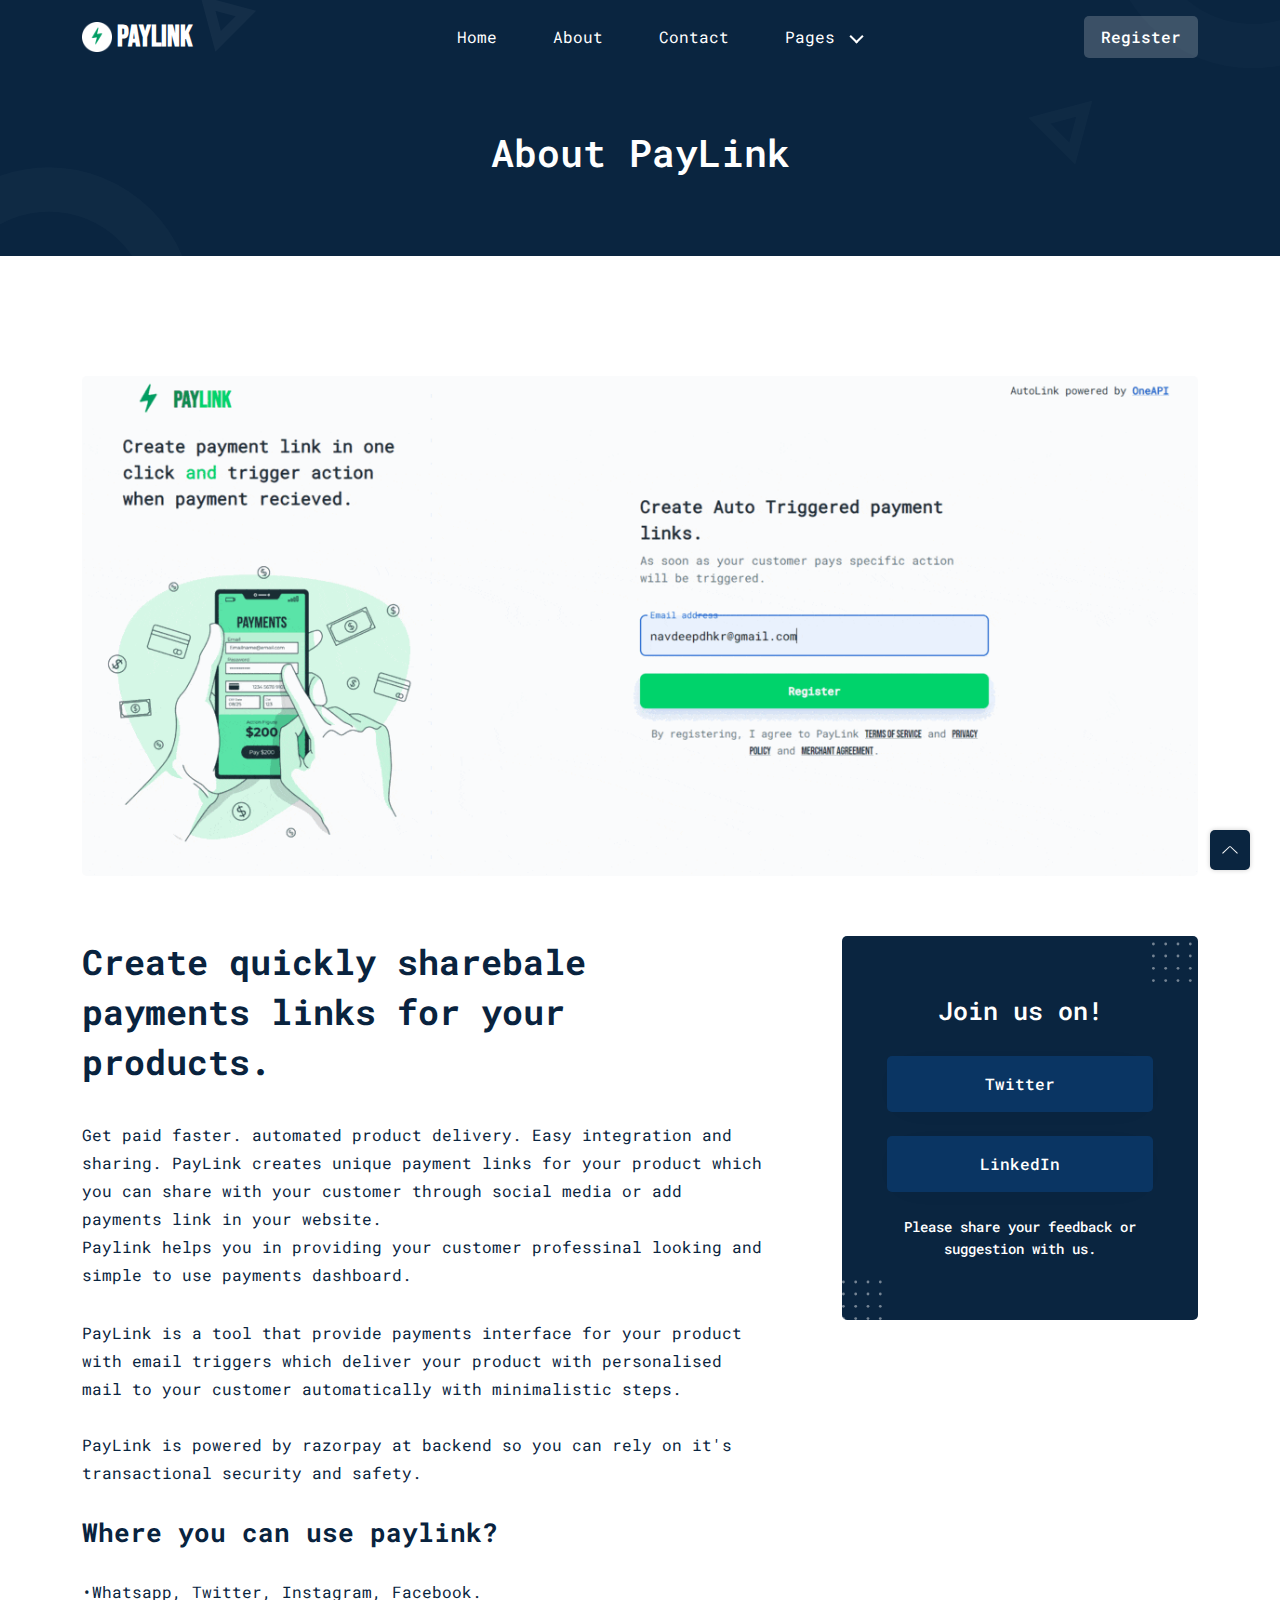
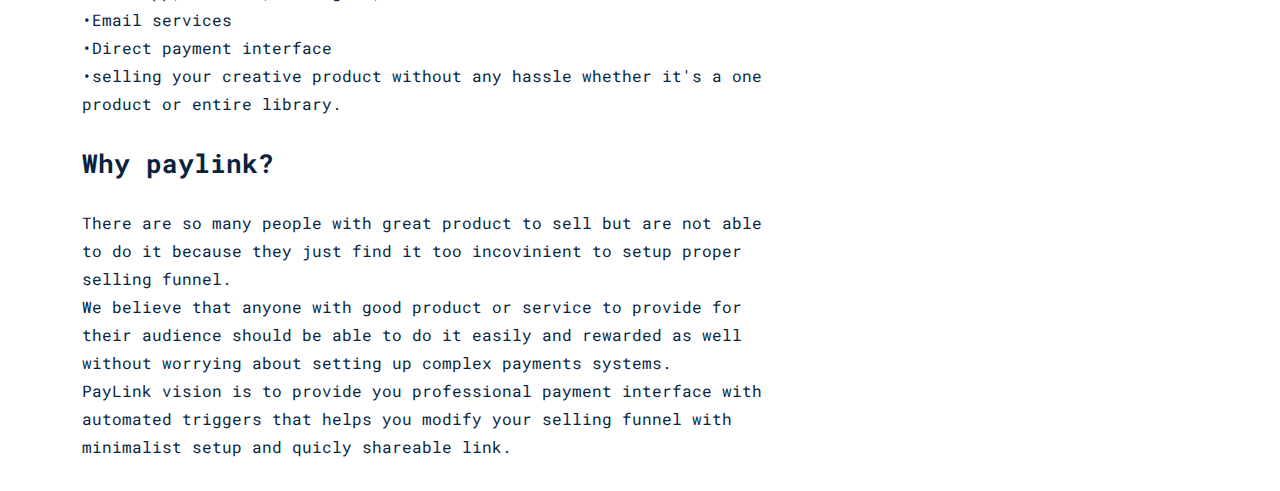
<file: how-to-use-paylink.html>
<!-- =========

	Template Name: Play
	Author: UIdeck
	Author URI: https://uideck.com/
	Support: https://uideck.com/support/
	Version: 1.1

========== -->

<!DOCTYPE html>
<html lang="en">
  <head>
    <meta charset="UTF-8" />
    <meta http-equiv="X-UA-Compatible" content="IE=edge" />
    <meta name="viewport" content="width=device-width, initial-scale=1.0" />
    <title>PayLink | Enable Quick Payments</title>
    <link rel="preconnect" href="https://fonts.googleapis.com" />
    <link rel="preconnect" href="https://fonts.gstatic.com" crossorigin />
    <link
      href="https://fonts.googleapis.com/css2?family=Bebas+Neue&family=Roboto+Mono&display=swap"
      rel="stylesheet"
    />
    <!--====== Favicon Icon ======-->
    <link
      rel="shortcut icon"
      href="assets/images/logo/paylink.png"
      type="image/svg"
    />

    <!-- ===== All CSS files ===== -->
    <link rel="stylesheet" href="assets/css/bootstrap.min.css" />
    <link rel="stylesheet" href="assets/css/animate.css" />
    <link rel="stylesheet" href="assets/css/lineicons.css" />
    <link rel="stylesheet" href="assets/css/ud-styles.css" />
    <script type="text/javascript">
      window.smartlook ||
        (function (d) {
          var o = (smartlook = function () {
              o.api.push(arguments);
            }),
            h = d.getElementsByTagName("head")[0];
          var c = d.createElement("script");
          o.api = new Array();
          c.async = true;
          c.type = "text/javascript";
          c.charset = "utf-8";
          c.src = "https://web-sdk.smartlook.com/recorder.js";
          h.appendChild(c);
        })(document);
      smartlook("init", "74024770893f8103fbb33c4e22919bf11e3831c1", {
        region: "eu",
      });
    </script>
  </head>
  <body>
    <!-- ====== Header Start ====== -->
    <header class="ud-header">
      <div class="container">
        <div class="row">
          <div class="col-lg-12">
            <nav class="navbar navbar-expand-lg">
              <a
                class="navbar-brand"
                href="index.html"
                style="display: flex; align-items: center"
              >
                <img
                  src="assets/images/logo/paylink.png"
                  alt="Logo"
                  style="width: 30px"
                />
                <h1
                  class="ud-hero-title"
                  style="
                    font-family: 'Bebas Neue', cursive;
                    padding-left: 5px;
                    font-size: 30px;
                  "
                >
                  <span style="color: white" class="pay">Pay</span
                  ><span style="color: white" class="link">Link</span>
                </h1>
              </a>
              <button class="navbar-toggler">
                <span class="toggler-icon"> </span>
                <span class="toggler-icon"> </span>
                <span class="toggler-icon"> </span>
              </button>

              <div class="navbar-collapse">
                <ul id="nav" class="navbar-nav mx-auto">
                  <li class="nav-item">
                    <a class="ud-menu-scroll" href="#home">Home</a>
                  </li>

                  <li class="nav-item">
                    <a class="ud-menu-scroll" href="#about">About</a>
                  </li>
                  <!-- <li class="nav-item">
                        <a class="ud-menu-scroll" href="#pricing">Pricing</a>
                      </li>
                      <li class="nav-item">
                        <a class="ud-menu-scroll" href="#team">Team</a>
                      </li> -->
                  <li class="nav-item">
                    <a class="ud-menu-scroll" href="#contact">Contact</a>
                  </li>
                  <li class="nav-item nav-item-has-children">
                    <a href="javascript:void(0)"> Pages </a>
                    <ul class="ud-submenu">
                      <li class="ud-submenu-item">
                        <a href="#about" class="ud-submenu-link">
                          About Page
                        </a>
                      </li>
                      <!-- <li class="ud-submenu-item">
                            <a href="pricing.html" class="ud-submenu-link">
                              Pricing Page
                            </a>
                          </li>
                          <li class="ud-submenu-item">
                            <a href="contact.html" class="ud-submenu-link">
                              Contact Page
                            </a>
                          </li>
                          <li class="ud-submenu-item">
                            <a href="blog.html" class="ud-submenu-link">
                              Blog Grid Page
                            </a>
                          </li> -->
                      <li class="ud-submenu-item">
                        <a href="blog-details.html" class="ud-submenu-link">
                          Short Intro
                        </a>
                      </li>
                      <!-- <li class="ud-submenu-item">
                            <a href="login.html" class="ud-submenu-link">
                              Sign In Page
                            </a>
                          </li> -->
                      <!-- <li class="ud-submenu-item">
                            <a href="404.html" class="ud-submenu-link">404 Page</a>
                          </li> -->
                    </ul>
                  </li>
                </ul>
              </div>

              <div class="navbar-btn d-none d-sm-inline-block">
                <!-- <a href="login.html" class="ud-main-btn ud-login-btn">
                      Sign In
                    </a> -->
                <a
                  class="ud-main-btn ud-white-btn"
                  href="https://oneapi.vercel.app/paylink"
                >
                  Register
                </a>
              </div>
            </nav>
          </div>
        </div>
      </div>
    </header>
    <!-- ====== Header End ====== -->

    <!-- ====== Banner Start ====== -->
    <section class="ud-page-banner">
      <div class="container">
        <div class="row">
          <div class="col-lg-12">
            <div class="ud-banner-content">
              <h1>About PayLink</h1>
            </div>
          </div>
        </div>
      </div>
    </section>
    <!-- ====== Banner End ====== -->

    <!-- ====== Blog Details Start ====== -->
    <section class="ud-blog-details">
      <div class="container">
        <div class="row">
          <div class="col-lg-12">
            <div class="ud-blog-details-image">
              <img
                src="assets/images/hero//paylinkdemo.gif"
                alt="blog details"
              />
            </div>
          </div>

          <div class="col-lg-8">
            <div class="ud-blog-details-content">
              <h2 class="ud-blog-details-title">
                Create quickly sharebale payments links for your products.
              </h2>
              <p class="ud-blog-details-para">
                Get paid faster. automated product delivery. Easy integration
                and sharing. PayLink creates unique payment links for your
                product which you can share with your customer through social
                media or add payments link in your website.
                <br />
                Paylink helps you in providing your customer professinal looking
                and simple to use payments dashboard.
              </p>
              <p class="ud-blog-details-para">
                PayLink is a tool that provide payments interface for your
                product with email triggers which deliver your product with
                personalised mail to your customer automatically with
                minimalistic steps.
                <br />
                <br />
                PayLink is powered by razorpay at backend so you can rely on
                it's transactional security and safety.
              </p>
              <h3 class="ud-blog-details-subtitle">
                Where you can use paylink?
              </h3>
              <p class="ud-blog-details-para">
                •Whatsapp, Twitter, Instagram, Facebook.<br />
                •Email services<br />
                •Direct payment interface<br />
                •selling your creative product without any hassle whether it's a
                one product or entire library.<br />
              </p>
              <!-- 
              <div class="ud-blog-quote">
                <i class="lni lni-quotation"></i>
                <p>
                  A spring of truth shall flow from it: like a new star it shall
                  scatter the darkness of ignorance, and cause a light
                  heretofore unknown to shine amongst men.
                </p>
                <h6>“Andrio Domeco”</h6>
              </div> -->
              <h3 class="ud-blog-details-subtitle">Why paylink?</h3>
              <p class="ud-blog-details-para">
                There are so many people with great product to sell but are not
                able to do it because they just find it too incovinient to setup
                proper selling funnel.<br />
                We believe that anyone with good product or service to provide
                for their audience should be able to do it easily and rewarded
                as well without worrying about setting up complex payments
                systems.<br />
                PayLink vision is to provide you professional payment interface
                with automated triggers that helps you modify your selling
                funnel with minimalist setup and quicly shareable link.
              </p>

              <!-- <div class="ud-blog-details-action">
                <ul class="ud-blog-tags">
                  <li>
                    <a href="javascript:void(0)">Design</a>
                  </li>
                  <li>
                    <a href="javascript:void(0)">Development</a>
                  </li>
                  <li>
                    <a href="javascript:void(0)">Info</a>
                  </li>
                </ul>
                <div class="ud-blog-share">
                  <h6>Share This Post</h6>
                  <ul class="ud-blog-share-links">
                    <li>
                      <a href="javascript:void(0)" class="facebook">
                        <i class="lni lni-facebook-filled"></i>
                      </a>
                    </li>
                    <li>
                      <a href="javascript:void(0)" class="twitter">
                        <i class="lni lni-twitter-filled"></i>
                      </a>
                    </li>
                    <li>
                      <a href="javascript:void(0)" class="linkedin">
                        <i class="lni lni-linkedin-original"></i>
                      </a>
                    </li>
                  </ul>
                </div>
              </div> -->
            </div>
          </div>
          <div class="col-lg-4">
            <div class="ud-blog-sidebar">
              <div class="ud-newsletter-box">
                <img
                  src="assets/images/blog/dotted-shape.svg"
                  alt="shape"
                  class="shape shape-1"
                />
                <img
                  src="assets/images/blog/dotted-shape.svg"
                  alt="shape"
                  class="shape shape-2"
                />
                <h3 class="ud-newsletter-title">Join us on!</h3>

                <form class="ud-newsletter-form">
                  <a
                    class="ud-main-btn"
                    href="https://twitter.com/paylinkOneAPI"
                    >Twitter</a
                  >
                  <a
                    class="ud-main-btn"
                    href="https://www.linkedin.com/company/paylinkoneapi"
                    >LinkedIn</a
                  >
                  <p class="ud-newsletter-note">
                    Please share your feedback or suggestion with us.
                  </p>
                </form>
              </div>

              <!-- <div class="ud-articles-box">
                <h3 class="ud-articles-box-title">Popular Articles</h3>
                <ul class="ud-articles-list">
                  <li>
                    <div class="ud-article-image">
                      <img
                        src="assets/images/blog/article-author-01.png"
                        alt="author"
                      />
                    </div>
                    <div class="ud-article-content">
                      <h5 class="ud-article-title">
                        <a href="javascript:void(0)">
                          The 8 best landing page builders, reviewed
                        </a>
                      </h5>
                      <p class="ud-article-author">Martin Fedous</p>
                    </div>
                  </li>
                  <li>
                    <div class="ud-article-image">
                      <img
                        src="assets/images/blog/article-author-02.png"
                        alt="author"
                      />
                    </div>
                    <div class="ud-article-content">
                      <h5 class="ud-article-title">
                        <a href="javascript:void(0)">
                          Create engaging online courses your student…
                        </a>
                      </h5>
                      <p class="ud-article-author">Glomiya Lucy</p>
                    </div>
                  </li>
                  <li>
                    <div class="ud-article-image">
                      <img
                        src="assets/images/blog/article-author-03.png"
                        alt="author"
                      />
                    </div>
                    <div class="ud-article-content">
                      <h5 class="ud-article-title">
                        <a href="javascript:void(0)">
                          The ultimate formula for launching online course
                        </a>
                      </h5>
                      <p class="ud-article-author">Andrio jeson</p>
                    </div>
                  </li>
                  <li>
                    <div class="ud-article-image">
                      <img
                        src="assets/images/blog/article-author-04.png"
                        alt="author"
                      />
                    </div>
                    <div class="ud-article-content">
                      <h5 class="ud-article-title">
                        <a href="javascript:void(0)">
                          50 Best web design tips & tricks that will help you
                        </a>
                      </h5>
                      <p class="ud-article-author">Samoyel Dayno</p>
                    </div>
                  </li>
                </ul>
              </div> -->

              <!-- <div class="ud-banner-ad">
                <a href="javascript:void(0)">
                  <img
                    src="assets/images/blog/bannder-ad.png"
                    alt="ad banner"
                  />
                </a>
              </div> -->
            </div>
          </div>
        </div>
      </div>
    </section>
    <!-- ====== Blog Details End ====== -->

    <!-- ====== Blog Start ====== -->
    <!-- <section class="ud-blog-grids ud-related-articles">
      <div class="container">
        <div class="row col-lg-12">
          <div class="ud-related-title">
            <h2 class="ud-related-articles-title">Related Articles</h2>
          </div>
        </div>
        <div class="row">
          <div class="col-lg-4 col-md-6">
            <div class="ud-single-blog">
              <div class="ud-blog-image">
                <a href="blog-details.html">
                  <img src="assets/images/blog/blog-01.jpg" alt="blog" />
                </a>
              </div>
              <div class="ud-blog-content">
                <span class="ud-blog-date">Dec 22, 2023</span>
                <h3 class="ud-blog-title">
                  <a href="blog-details.html">
                    Meet AutoManage, the best AI management tools
                  </a>
                </h3>
                <p class="ud-blog-desc">
                  Lorem Ipsum is simply dummy text of the printing and
                  typesetting industry.
                </p>
              </div>
            </div>
          </div>
          <div class="col-lg-4 col-md-6">
            <div class="ud-single-blog">
              <div class="ud-blog-image">
                <a href="blog-details.html">
                  <img src="assets/images/blog/blog-02.jpg" alt="blog" />
                </a>
              </div>
              <div class="ud-blog-content">
                <span class="ud-blog-date">Dec 22, 2023</span>
                <h3 class="ud-blog-title">
                  <a href="blog-details.html">
                    How to earn more money as a wellness coach
                  </a>
                </h3>
                <p class="ud-blog-desc">
                  Lorem Ipsum is simply dummy text of the printing and
                  typesetting industry.
                </p>
              </div>
            </div>
          </div>
          <div class="col-lg-4 col-md-6">
            <div class="ud-single-blog">
              <div class="ud-blog-image">
                <a href="blog-details.html">
                  <img src="assets/images/blog/blog-03.jpg" alt="blog" />
                </a>
              </div>
              <div class="ud-blog-content">
                <span class="ud-blog-date">Dec 22, 2023</span>
                <h3 class="ud-blog-title">
                  <a href="blog-details.html">
                    The no-fuss guide to upselling and cross selling
                  </a>
                </h3>
                <p class="ud-blog-desc">
                  Lorem Ipsum is simply dummy text of the printing and
                  typesetting industry.
                </p>
              </div>
            </div>
          </div>
        </div>
      </div>
    </section> -->
    <!-- ====== Blog End ====== -->

    <!-- ====== Footer Start ====== -->
    <!-- <footer class="ud-footer wow fadeInUp" data-wow-delay=".15s">
      <div class="shape shape-1">
        <img src="assets/images/footer/shape-1.svg" alt="shape" />
      </div>
      <div class="shape shape-2">
        <img src="assets/images/footer/shape-2.svg" alt="shape" />
      </div>
      <div class="shape shape-3">
        <img src="assets/images/footer/shape-3.svg" alt="shape" />
      </div>
      <div class="ud-footer-widgets">
        <div class="container">
          <div class="row">
            <div class="col-xl-3 col-lg-4 col-md-6">
              <div class="ud-widget">
                <a href="index.html" class="ud-footer-logo">
                  <img src="assets/images/logo/logo.svg" alt="logo" />
                </a>
                <p class="ud-widget-desc">
                  We create digital experiences for brands and companies by
                  using technology.
                </p>
                <ul class="ud-widget-socials">
                  <li>
                    <a href="https://twitter.com/MusharofChy">
                      <i class="lni lni-facebook-filled"></i>
                    </a>
                  </li>
                  <li>
                    <a href="https://twitter.com/MusharofChy">
                      <i class="lni lni-twitter-filled"></i>
                    </a>
                  </li>
                  <li>
                    <a href="https://twitter.com/MusharofChy">
                      <i class="lni lni-instagram-filled"></i>
                    </a>
                  </li>
                  <li>
                    <a href="https://twitter.com/MusharofChy">
                      <i class="lni lni-linkedin-original"></i>
                    </a>
                  </li>
                </ul>
              </div>
            </div>

            <div class="col-xl-2 col-lg-2 col-md-6 col-sm-6">
              <div class="ud-widget">
                <h5 class="ud-widget-title">About Us</h5>
                <ul class="ud-widget-links">
                  <li>
                    <a href="javascript:void(0)">Home</a>
                  </li>
                  <li>
                    <a href="javascript:void(0)">Features</a>
                  </li>
                  <li>
                    <a href="javascript:void(0)">About</a>
                  </li>
                  <li>
                    <a href="javascript:void(0)">Testimonial</a>
                  </li>
                </ul>
              </div>
            </div>
            <div class="col-xl-2 col-lg-3 col-md-6 col-sm-6">
              <div class="ud-widget">
                <h5 class="ud-widget-title">Features</h5>
                <ul class="ud-widget-links">
                  <li>
                    <a href="javascript:void(0)">How it works</a>
                  </li>
                  <li>
                    <a href="javascript:void(0)">Privacy policy</a>
                  </li>
                  <li>
                    <a href="javascript:void(0)">Terms of service</a>
                  </li>
                  <li>
                    <a href="javascript:void(0)">Refund policy</a>
                  </li>
                </ul>
              </div>
            </div>
            <div class="col-xl-2 col-lg-3 col-md-6 col-sm-6">
              <div class="ud-widget">
                <h5 class="ud-widget-title">Our Products</h5>
                <ul class="ud-widget-links">
                  <li>
                    <a
                      href="https://lineicons.com/"
                      rel="nofollow noopner"
                      target="_blank"
                      >Lineicons
                    </a>
                  </li>
                  <li>
                    <a
                      href="https://ecommercehtml.com/"
                      rel="nofollow noopner"
                      target="_blank"
                      >Ecommerce HTML</a
                    >
                  </li>
                  <li>
                    <a
                      href="https://ayroui.com/"
                      rel="nofollow noopner"
                      target="_blank"
                      >Ayro UI</a
                    >
                  </li>
                  <li>
                    <a
                      href="https://graygrids.com/"
                      rel="nofollow noopner"
                      target="_blank"
                      >Plain Admin</a
                    >
                  </li>
                </ul>
              </div>
            </div>
            <div class="col-xl-3 col-lg-6 col-md-8 col-sm-10">
              <div class="ud-widget">
                <h5 class="ud-widget-title">Partners</h5>
                <ul class="ud-widget-brands">
                  <li>
                    <a
                      href="https://ayroui.com/"
                      rel="nofollow noopner"
                      target="_blank"
                    >
                      <img
                        src="assets/images/footer/brands/ayroui.svg"
                        alt="ayroui"
                      />
                    </a>
                  </li>
                  <li>
                    <a
                      href="https://ecommercehtml.com/"
                      rel="nofollow noopner"
                      target="_blank"
                    >
                      <img
                        src="assets/images/footer/brands/ecommerce-html.svg"
                        alt="ecommerce-html"
                      />
                    </a>
                  </li>
                  <li>
                    <a
                      href="https://graygrids.com/"
                      rel="nofollow noopner"
                      target="_blank"
                    >
                      <img
                        src="assets/images/footer/brands/graygrids.svg"
                        alt="graygrids"
                      />
                    </a>
                  </li>
                  <li>
                    <a
                      href="https://lineicons.com/"
                      rel="nofollow noopner"
                      target="_blank"
                    >
                      <img
                        src="assets/images/footer/brands/lineicons.svg"
                        alt="lineicons"
                      />
                    </a>
                  </li>
                  <li>
                    <a
                      href="https://uideck.com/"
                      rel="nofollow noopner"
                      target="_blank"
                    >
                      <img
                        src="assets/images/footer/brands/uideck.svg"
                        alt="uideck"
                      />
                    </a>
                  </li>
                  <li>
                    <a
                      href="https://tailwindtemplates.co/"
                      rel="nofollow noopner"
                      target="_blank"
                    >
                      <img
                        src="assets/images/footer/brands/tailwindtemplates.svg"
                        alt="tailwindtemplates"
                      />
                    </a>
                  </li>
                </ul>
              </div>
            </div>
          </div>
        </div>
      </div>
      <div class="ud-footer-bottom">
        <div class="container">
          <div class="row">
            <div class="col-md-8">
              <ul class="ud-footer-bottom-left">
                <li>
                  <a href="javascript:void(0)">Privacy policy</a>
                </li>
                <li>
                  <a href="javascript:void(0)">Support policy</a>
                </li>
                <li>
                  <a href="javascript:void(0)">Terms of service</a>
                </li>
              </ul>
            </div>
            <div class="col-md-4">
              <p class="ud-footer-bottom-right">
                Designed and Developed by
                <a href="https://uideck.com" rel="nofollow">UIdeck</a>
              </p>
            </div>
          </div>
        </div>
      </div>
    </footer> -->
    <!-- ====== Footer End ====== -->

    <!-- ====== Back To Top Start ====== -->
    <a href="javascript:void(0)" class="back-to-top">
      <i class="lni lni-chevron-up"> </i>
    </a>
    <!-- ====== Back To Top End ====== -->

    <!-- ====== All Javascript Files ====== -->
    <script src="assets/js/bootstrap.bundle.min.js"></script>
    <script src="assets/js/wow.min.js"></script>
    <script src="assets/js/main.js"></script>
  </body>
</html>
</file>
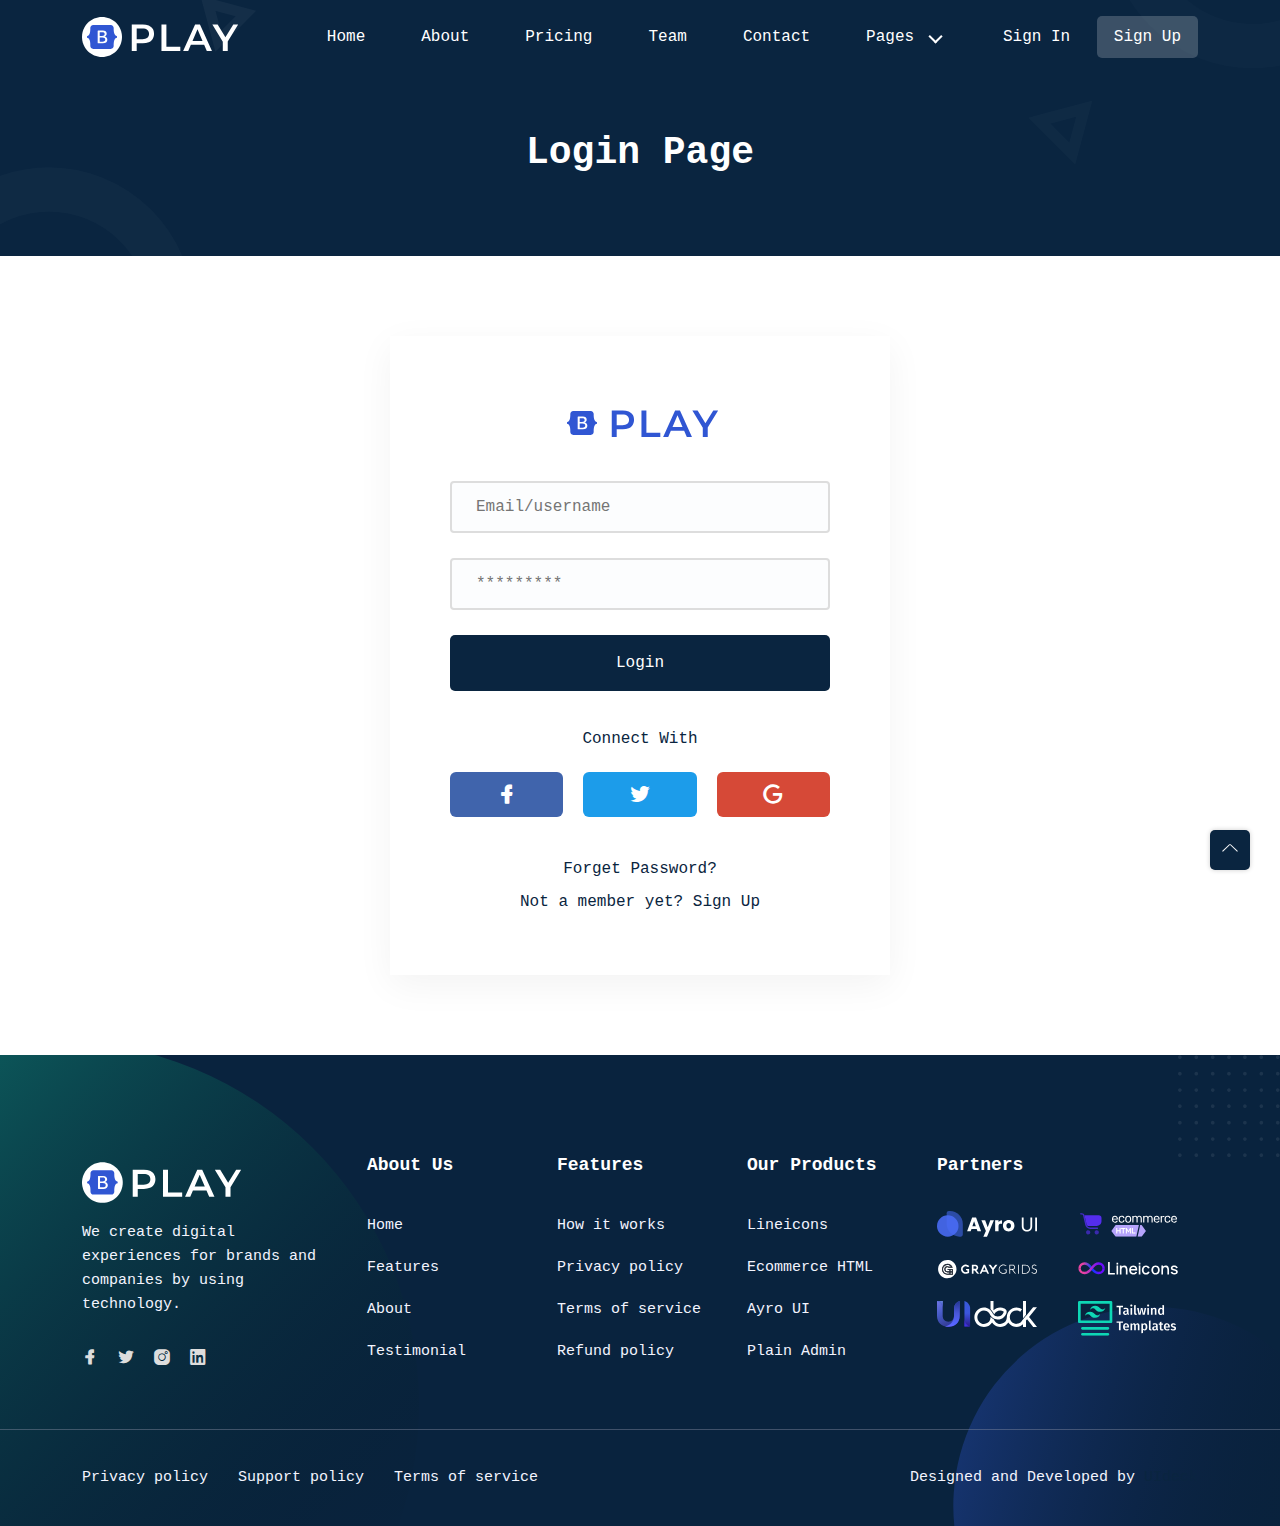
<file: login.html>
<!-- =========

	Template Name: Play
	Author: UIdeck
	Author URI: https://uideck.com/
	Support: https://uideck.com/support/
	Version: 1.1

========== -->

<!DOCTYPE html>
<html lang="en">
  <head>
    <meta charset="UTF-8" />
    <meta http-equiv="X-UA-Compatible" content="IE=edge" />
    <meta name="viewport" content="width=device-width, initial-scale=1.0" />
    <title>Play | Open source Project by UIdeck</title>

    <!--====== Favicon Icon ======-->
    <link
      rel="shortcut icon"
      href="assets/images/favicon.svg"
      type="image/svg"
    />

    <!-- ===== All CSS files ===== -->
    <link rel="stylesheet" href="assets/css/bootstrap.min.css" />
    <link rel="stylesheet" href="assets/css/animate.css" />
    <link rel="stylesheet" href="assets/css/lineicons.css" />
    <link rel="stylesheet" href="assets/css/ud-styles.css" />
  </head>
  <body>
    <!-- ====== Header Start ====== -->
    <header class="ud-header">
      <div class="container">
        <div class="row">
          <div class="col-lg-12">
            <nav class="navbar navbar-expand-lg">
              <a class="navbar-brand" href="index.html">
                <img src="assets/images/logo/logo.svg" alt="Logo" />
              </a>
              <button class="navbar-toggler">
                <span class="toggler-icon"> </span>
                <span class="toggler-icon"> </span>
                <span class="toggler-icon"> </span>
              </button>

              <div class="navbar-collapse">
                <ul id="nav" class="navbar-nav mx-auto">
                  <li class="nav-item">
                    <a class="ud-menu-scroll" href="#home">Home</a>
                  </li>

                  <li class="nav-item">
                    <a class="ud-menu-scroll" href="#about">About</a>
                  </li>
                  <li class="nav-item">
                    <a class="ud-menu-scroll" href="#pricing">Pricing</a>
                  </li>
                  <li class="nav-item">
                    <a class="ud-menu-scroll" href="#team">Team</a>
                  </li>
                  <li class="nav-item">
                    <a class="ud-menu-scroll" href="#contact">Contact</a>
                  </li>
                  <li class="nav-item nav-item-has-children">
                    <a href="javascript:void(0)"> Pages </a>
                    <ul class="ud-submenu">
                      <li class="ud-submenu-item">
                        <a href="about.html" class="ud-submenu-link">
                          About Page
                        </a>
                      </li>
                      <li class="ud-submenu-item">
                        <a href="pricing.html" class="ud-submenu-link">
                          Pricing Page
                        </a>
                      </li>
                      <li class="ud-submenu-item">
                        <a href="contact.html" class="ud-submenu-link">
                          Contact Page
                        </a>
                      </li>
                      <li class="ud-submenu-item">
                        <a href="blog.html" class="ud-submenu-link">
                          Blog Grid Page
                        </a>
                      </li>
                      <li class="ud-submenu-item">
                        <a href="blog-details.html" class="ud-submenu-link">
                          Blog Details Page
                        </a>
                      </li>
                      <li class="ud-submenu-item">
                        <a href="login.html" class="ud-submenu-link">
                          Sign In Page
                        </a>
                      </li>
                      <li class="ud-submenu-item">
                        <a href="404.html" class="ud-submenu-link">404 Page</a>
                      </li>
                    </ul>
                  </li>
                </ul>
              </div>

              <div class="navbar-btn d-none d-sm-inline-block">
                <a href="login.html" class="ud-main-btn ud-login-btn">
                  Sign In
                </a>
                <a class="ud-main-btn ud-white-btn" href="javascript:void(0)">
                  Sign Up
                </a>
              </div>
            </nav>
          </div>
        </div>
      </div>
    </header>
    <!-- ====== Header End ====== -->

    <!-- ====== Banner Start ====== -->
    <section class="ud-page-banner">
      <div class="container">
        <div class="row">
          <div class="col-lg-12">
            <div class="ud-banner-content">
              <h1>Login Page</h1>
            </div>
          </div>
        </div>
      </div>
    </section>
    <!-- ====== Banner End ====== -->

    <!-- ====== Login Start ====== -->
    <section class="ud-login">
      <div class="container">
        <div class="row">
          <div class="col-lg-12">
            <div class="ud-login-wrapper">
              <div class="ud-login-logo">
                <img src="assets/images/logo/logo-2.svg" alt="logo" />
              </div>
              <form class="ud-login-form">
                <div class="ud-form-group">
                  <input
                    type="email"
                    name="email"
                    placeholder="Email/username"
                  />
                </div>
                <div class="ud-form-group">
                  <input
                    type="password"
                    name="password"
                    placeholder="*********"
                  />
                </div>
                <div class="ud-form-group">
                  <button type="submit" class="ud-main-btn w-100">Login</button>
                </div>
              </form>

              <div class="ud-socials-connect">
                <p>Connect With</p>

                <ul>
                  <li>
                    <a href="javascript:void(0)" class="facebook">
                      <i class="lni lni-facebook-filled"></i>
                    </a>
                  </li>
                  <li>
                    <a href="javascript:void(0)" class="twitter">
                      <i class="lni lni-twitter-filled"></i>
                    </a>
                  </li>
                  <li>
                    <a href="javascript:void(0)" class="google">
                      <i class="lni lni-google"></i>
                    </a>
                  </li>
                </ul>
              </div>

              <a class="forget-pass" href="javascript:void(0)">
                Forget Password?
              </a>
              <p class="signup-option">
                Not a member yet? <a href="javascript:void(0)"> Sign Up </a>
              </p>
            </div>
          </div>
        </div>
      </div>
    </section>
    <!-- ====== Login End ====== -->

    <!-- ====== Footer Start ====== -->
    <footer class="ud-footer wow fadeInUp" data-wow-delay=".15s">
      <div class="shape shape-1">
        <img src="assets/images/footer/shape-1.svg" alt="shape" />
      </div>
      <div class="shape shape-2">
        <img src="assets/images/footer/shape-2.svg" alt="shape" />
      </div>
      <div class="shape shape-3">
        <img src="assets/images/footer/shape-3.svg" alt="shape" />
      </div>
      <div class="ud-footer-widgets">
        <div class="container">
          <div class="row">
            <div class="col-xl-3 col-lg-4 col-md-6">
              <div class="ud-widget">
                <a href="index.html" class="ud-footer-logo">
                  <img src="assets/images/logo/logo.svg" alt="logo" />
                </a>
                <p class="ud-widget-desc">
                  We create digital experiences for brands and companies by
                  using technology.
                </p>
                <ul class="ud-widget-socials">
                  <li>
                    <a href="https://twitter.com/MusharofChy">
                      <i class="lni lni-facebook-filled"></i>
                    </a>
                  </li>
                  <li>
                    <a href="https://twitter.com/MusharofChy">
                      <i class="lni lni-twitter-filled"></i>
                    </a>
                  </li>
                  <li>
                    <a href="https://twitter.com/MusharofChy">
                      <i class="lni lni-instagram-filled"></i>
                    </a>
                  </li>
                  <li>
                    <a href="https://twitter.com/MusharofChy">
                      <i class="lni lni-linkedin-original"></i>
                    </a>
                  </li>
                </ul>
              </div>
            </div>

            <div class="col-xl-2 col-lg-2 col-md-6 col-sm-6">
              <div class="ud-widget">
                <h5 class="ud-widget-title">About Us</h5>
                <ul class="ud-widget-links">
                  <li>
                    <a href="javascript:void(0)">Home</a>
                  </li>
                  <li>
                    <a href="javascript:void(0)">Features</a>
                  </li>
                  <li>
                    <a href="javascript:void(0)">About</a>
                  </li>
                  <li>
                    <a href="javascript:void(0)">Testimonial</a>
                  </li>
                </ul>
              </div>
            </div>
            <div class="col-xl-2 col-lg-3 col-md-6 col-sm-6">
              <div class="ud-widget">
                <h5 class="ud-widget-title">Features</h5>
                <ul class="ud-widget-links">
                  <li>
                    <a href="javascript:void(0)">How it works</a>
                  </li>
                  <li>
                    <a href="javascript:void(0)">Privacy policy</a>
                  </li>
                  <li>
                    <a href="javascript:void(0)">Terms of service</a>
                  </li>
                  <li>
                    <a href="javascript:void(0)">Refund policy</a>
                  </li>
                </ul>
              </div>
            </div>
            <div class="col-xl-2 col-lg-3 col-md-6 col-sm-6">
              <div class="ud-widget">
                <h5 class="ud-widget-title">Our Products</h5>
                <ul class="ud-widget-links">
                  <li>
                    <a
                      href="https://lineicons.com/"
                      rel="nofollow noopner"
                      target="_blank"
                      >Lineicons
                    </a>
                  </li>
                  <li>
                    <a
                      href="https://ecommercehtml.com/"
                      rel="nofollow noopner"
                      target="_blank"
                      >Ecommerce HTML</a
                    >
                  </li>
                  <li>
                    <a
                      href="https://ayroui.com/"
                      rel="nofollow noopner"
                      target="_blank"
                      >Ayro UI</a
                    >
                  </li>
                  <li>
                    <a
                      href="https://graygrids.com/"
                      rel="nofollow noopner"
                      target="_blank"
                      >Plain Admin</a
                    >
                  </li>
                </ul>
              </div>
            </div>
            <div class="col-xl-3 col-lg-6 col-md-8 col-sm-10">
              <div class="ud-widget">
                <h5 class="ud-widget-title">Partners</h5>
                <ul class="ud-widget-brands">
                  <li>
                    <a
                      href="https://ayroui.com/"
                      rel="nofollow noopner"
                      target="_blank"
                    >
                      <img
                        src="assets/images/footer/brands/ayroui.svg"
                        alt="ayroui"
                      />
                    </a>
                  </li>
                  <li>
                    <a
                      href="https://ecommercehtml.com/"
                      rel="nofollow noopner"
                      target="_blank"
                    >
                      <img
                        src="assets/images/footer/brands/ecommerce-html.svg"
                        alt="ecommerce-html"
                      />
                    </a>
                  </li>
                  <li>
                    <a
                      href="https://graygrids.com/"
                      rel="nofollow noopner"
                      target="_blank"
                    >
                      <img
                        src="assets/images/footer/brands/graygrids.svg"
                        alt="graygrids"
                      />
                    </a>
                  </li>
                  <li>
                    <a
                      href="https://lineicons.com/"
                      rel="nofollow noopner"
                      target="_blank"
                    >
                      <img
                        src="assets/images/footer/brands/lineicons.svg"
                        alt="lineicons"
                      />
                    </a>
                  </li>
                  <li>
                    <a
                      href="https://uideck.com/"
                      rel="nofollow noopner"
                      target="_blank"
                    >
                      <img
                        src="assets/images/footer/brands/uideck.svg"
                        alt="uideck"
                      />
                    </a>
                  </li>
                  <li>
                    <a
                      href="https://tailwindtemplates.co/"
                      rel="nofollow noopner"
                      target="_blank"
                    >
                      <img
                        src="assets/images/footer/brands/tailwindtemplates.svg"
                        alt="tailwindtemplates"
                      />
                    </a>
                  </li>
                </ul>
              </div>
            </div>
          </div>
        </div>
      </div>
      <div class="ud-footer-bottom">
        <div class="container">
          <div class="row">
            <div class="col-md-8">
              <ul class="ud-footer-bottom-left">
                <li>
                  <a href="javascript:void(0)">Privacy policy</a>
                </li>
                <li>
                  <a href="javascript:void(0)">Support policy</a>
                </li>
                <li>
                  <a href="javascript:void(0)">Terms of service</a>
                </li>
              </ul>
            </div>
            <div class="col-md-4">
              <p class="ud-footer-bottom-right">
                Designed and Developed by
                <a href="https://uideck.com" rel="nofollow">UIdeck</a>
              </p>
            </div>
          </div>
        </div>
      </div>
    </footer>
    <!-- ====== Footer End ====== -->

    <!-- ====== Back To Top Start ====== -->
    <a href="javascript:void(0)" class="back-to-top">
      <i class="lni lni-chevron-up"> </i>
    </a>
    <!-- ====== Back To Top End ====== -->

    <!-- ====== All Javascript Files ====== -->
    <script src="assets/js/bootstrap.bundle.min.js"></script>
    <script src="assets/js/wow.min.js"></script>
    <script src="assets/js/main.js"></script>
  </body>
</html>
</file>
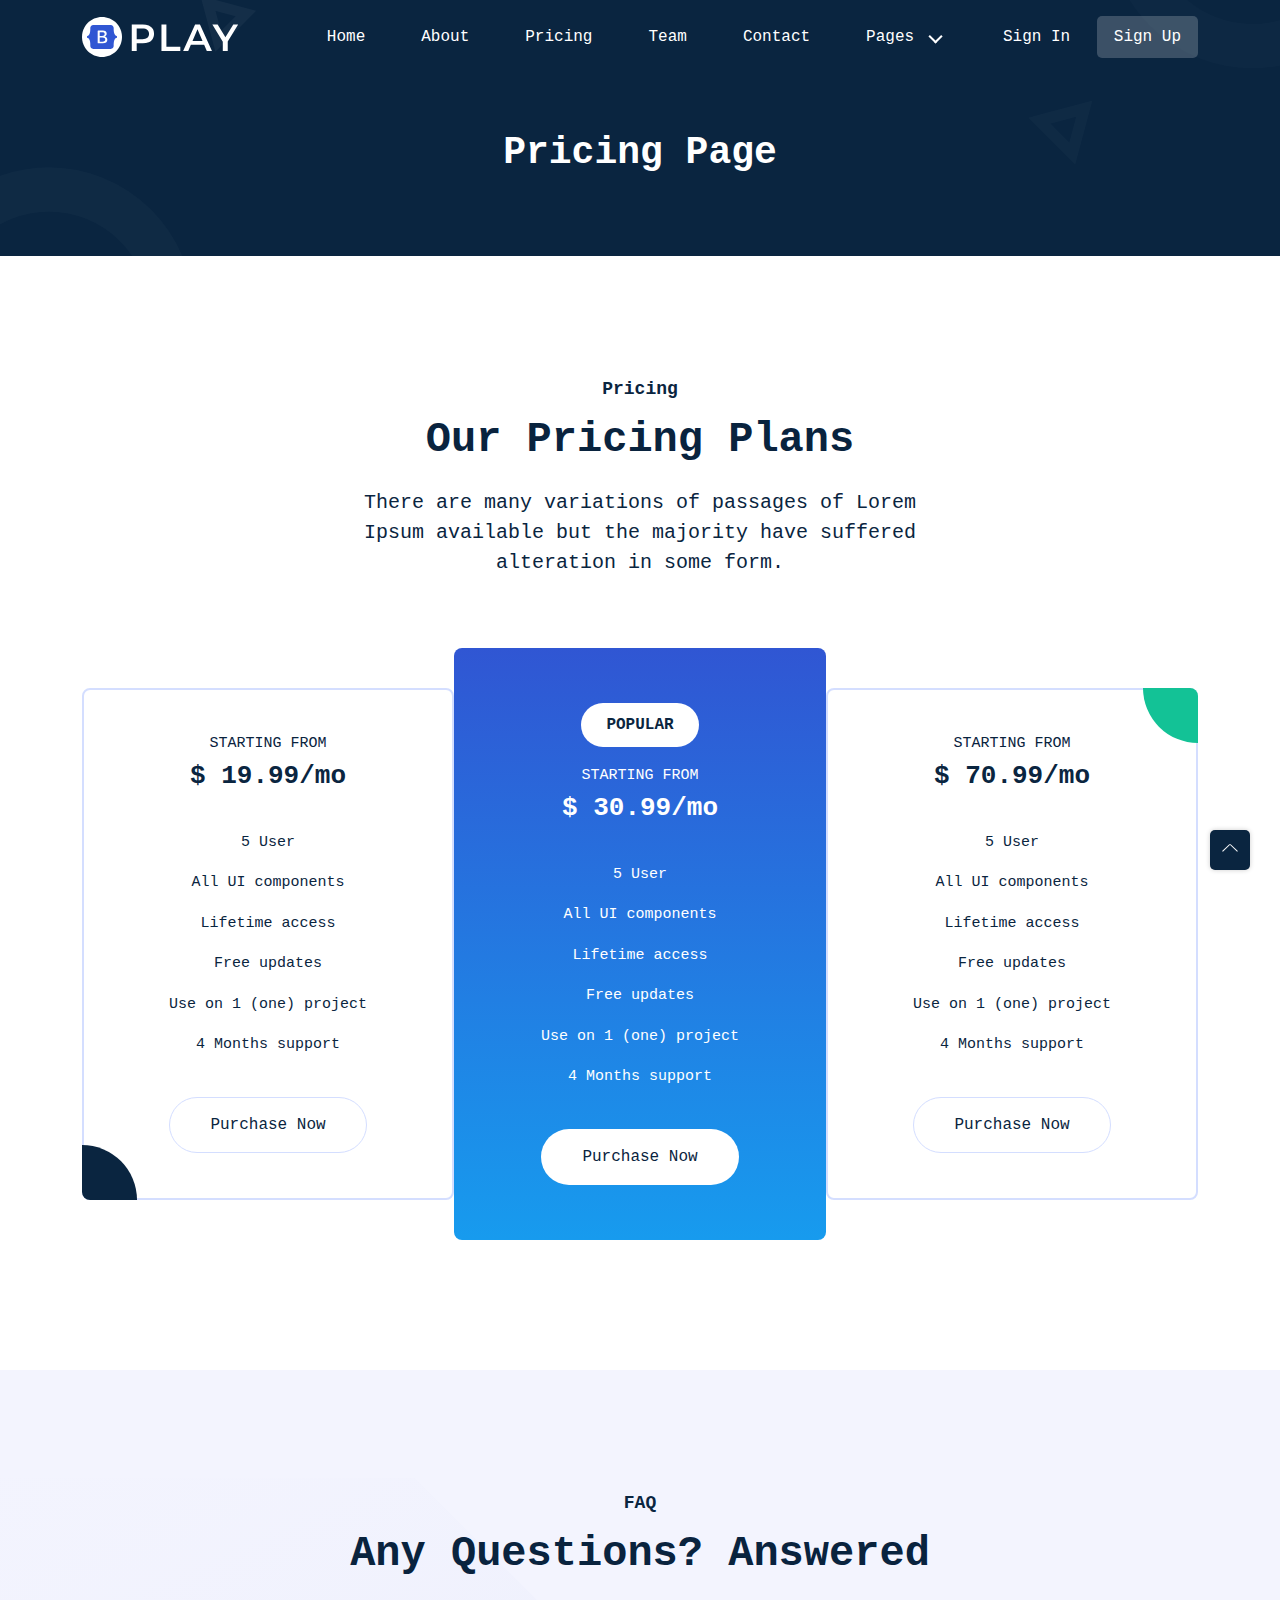
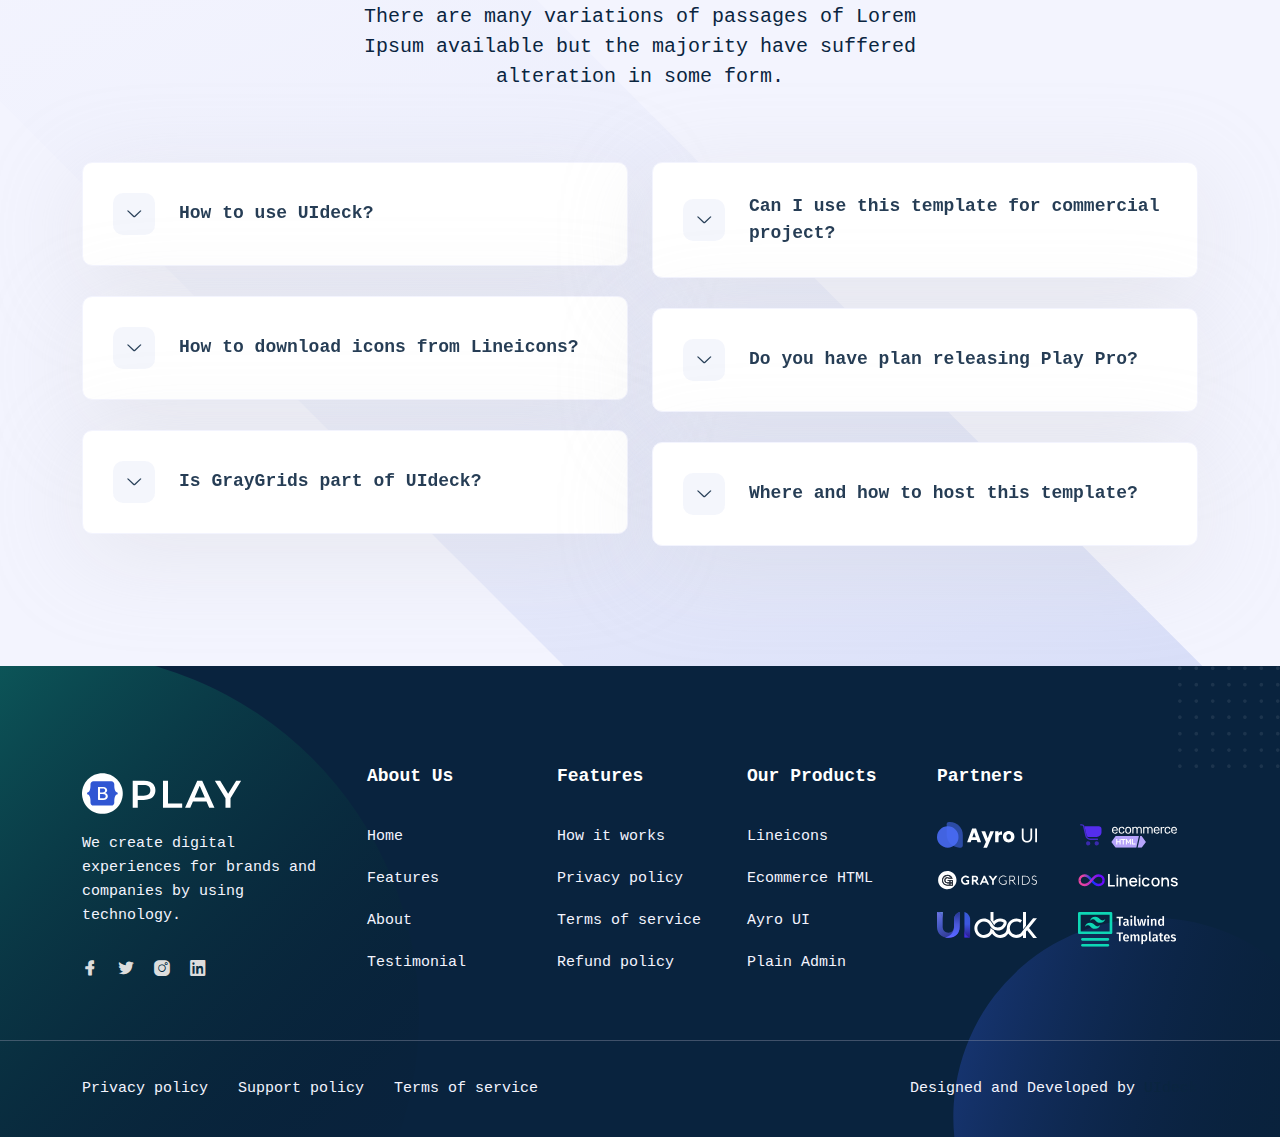
<file: pricing.html>
<!-- =========

	Template Name: Play
	Author: UIdeck
	Author URI: https://uideck.com/
	Support: https://uideck.com/support/
	Version: 1.1

========== -->

<!DOCTYPE html>
<html lang="en">
  <head>
    <meta charset="UTF-8" />
    <meta http-equiv="X-UA-Compatible" content="IE=edge" />
    <meta name="viewport" content="width=device-width, initial-scale=1.0" />
    <title>Play | Open source Project by UIdeck</title>

    <!--====== Favicon Icon ======-->
    <link
      rel="shortcut icon"
      href="assets/images/favicon.svg"
      type="image/svg"
    />

    <!-- ===== All CSS files ===== -->
    <link rel="stylesheet" href="assets/css/bootstrap.min.css" />
    <link rel="stylesheet" href="assets/css/animate.css" />
    <link rel="stylesheet" href="assets/css/lineicons.css" />
    <link rel="stylesheet" href="assets/css/ud-styles.css" />
  </head>
  <body>
    <!-- ====== Header Start ====== -->
    <header class="ud-header">
      <div class="container">
        <div class="row">
          <div class="col-lg-12">
            <nav class="navbar navbar-expand-lg">
              <a class="navbar-brand" href="index.html">
                <img src="assets/images/logo/logo.svg" alt="Logo" />
              </a>
              <button class="navbar-toggler">
                <span class="toggler-icon"> </span>
                <span class="toggler-icon"> </span>
                <span class="toggler-icon"> </span>
              </button>

              <div class="navbar-collapse">
                <ul id="nav" class="navbar-nav mx-auto">
                  <li class="nav-item">
                    <a class="ud-menu-scroll" href="#home">Home</a>
                  </li>

                  <li class="nav-item">
                    <a class="ud-menu-scroll" href="#about">About</a>
                  </li>
                  <li class="nav-item">
                    <a class="ud-menu-scroll" href="#pricing">Pricing</a>
                  </li>
                  <li class="nav-item">
                    <a class="ud-menu-scroll" href="#team">Team</a>
                  </li>
                  <li class="nav-item">
                    <a class="ud-menu-scroll" href="#contact">Contact</a>
                  </li>

                  <li class="nav-item nav-item-has-children">
                    <a href="javascript:void(0)"> Pages </a>
                    <ul class="ud-submenu">
                      <li class="ud-submenu-item">
                        <a href="about.html" class="ud-submenu-link">
                          About Page
                        </a>
                      </li>
                      <li class="ud-submenu-item">
                        <a href="pricing.html" class="ud-submenu-link">
                          Pricing Page
                        </a>
                      </li>
                      <li class="ud-submenu-item">
                        <a href="contact.html" class="ud-submenu-link">
                          Contact Page
                        </a>
                      </li>
                      <li class="ud-submenu-item">
                        <a href="blog.html" class="ud-submenu-link">
                          Blog Grid Page
                        </a>
                      </li>
                      <li class="ud-submenu-item">
                        <a href="blog-details.html" class="ud-submenu-link">
                          Blog Details Page
                        </a>
                      </li>
                      <li class="ud-submenu-item">
                        <a href="login.html" class="ud-submenu-link">
                          Sign In Page
                        </a>
                      </li>
                      <li class="ud-submenu-item">
                        <a href="404.html" class="ud-submenu-link">404 Page</a>
                      </li>
                    </ul>
                  </li>
                </ul>
              </div>

              <div class="navbar-btn d-none d-sm-inline-block">
                <a href="login.html" class="ud-main-btn ud-login-btn">
                  Sign In
                </a>
                <a class="ud-main-btn ud-white-btn" href="javascript:void(0)">
                  Sign Up
                </a>
              </div>
            </nav>
          </div>
        </div>
      </div>
    </header>
    <!-- ====== Header End ====== -->

    <!-- ====== Banner Start ====== -->
    <section class="ud-page-banner">
      <div class="container">
        <div class="row">
          <div class="col-lg-12">
            <div class="ud-banner-content">
              <h1>Pricing Page</h1>
            </div>
          </div>
        </div>
      </div>
    </section>
    <!-- ====== Banner End ====== -->

    <!-- ====== Pricing Start ====== -->
    <section id="pricing" class="ud-pricing">
      <div class="container">
        <div class="row">
          <div class="col-lg-12">
            <div class="ud-section-title mx-auto text-center">
              <span>Pricing</span>
              <h2>Our Pricing Plans</h2>
              <p>
                There are many variations of passages of Lorem Ipsum available
                but the majority have suffered alteration in some form.
              </p>
            </div>
          </div>
        </div>

        <div class="row g-0 align-items-center justify-content-center">
          <div class="col-lg-4 col-md-6 col-sm-10">
            <div
              class="ud-single-pricing first-item wow fadeInUp"
              data-wow-delay=".15s"
            >
              <div class="ud-pricing-header">
                <h3>STARTING FROM</h3>
                <h4>$ 19.99/mo</h4>
              </div>
              <div class="ud-pricing-body">
                <ul>
                  <li>5 User</li>
                  <li>All UI components</li>
                  <li>Lifetime access</li>
                  <li>Free updates</li>
                  <li>Use on 1 (one) project</li>
                  <li>4 Months support</li>
                </ul>
              </div>
              <div class="ud-pricing-footer">
                <a href="javascript:void(0)" class="ud-main-btn ud-border-btn">
                  Purchase Now
                </a>
              </div>
            </div>
          </div>
          <div class="col-lg-4 col-md-6 col-sm-10">
            <div
              class="ud-single-pricing active wow fadeInUp"
              data-wow-delay=".1s"
            >
              <span class="ud-popular-tag">POPULAR</span>
              <div class="ud-pricing-header">
                <h3>STARTING FROM</h3>
                <h4>$ 30.99/mo</h4>
              </div>
              <div class="ud-pricing-body">
                <ul>
                  <li>5 User</li>
                  <li>All UI components</li>
                  <li>Lifetime access</li>
                  <li>Free updates</li>
                  <li>Use on 1 (one) project</li>
                  <li>4 Months support</li>
                </ul>
              </div>
              <div class="ud-pricing-footer">
                <a href="javascript:void(0)" class="ud-main-btn ud-white-btn">
                  Purchase Now
                </a>
              </div>
            </div>
          </div>
          <div class="col-lg-4 col-md-6 col-sm-10">
            <div
              class="ud-single-pricing last-item wow fadeInUp"
              data-wow-delay=".15s"
            >
              <div class="ud-pricing-header">
                <h3>STARTING FROM</h3>
                <h4>$ 70.99/mo</h4>
              </div>
              <div class="ud-pricing-body">
                <ul>
                  <li>5 User</li>
                  <li>All UI components</li>
                  <li>Lifetime access</li>
                  <li>Free updates</li>
                  <li>Use on 1 (one) project</li>
                  <li>4 Months support</li>
                </ul>
              </div>
              <div class="ud-pricing-footer">
                <a href="javascript:void(0)" class="ud-main-btn ud-border-btn">
                  Purchase Now
                </a>
              </div>
            </div>
          </div>
        </div>
      </div>
    </section>
    <!-- ====== Pricing End ====== -->

    <!-- ====== FAQ Start ====== -->
    <section id="faq" class="ud-faq">
      <div class="shape">
        <img src="assets/images/faq/shape.svg" alt="shape" />
      </div>
      <div class="container">
        <div class="row">
          <div class="col-lg-12">
            <div class="ud-section-title text-center mx-auto">
              <span>FAQ</span>
              <h2>Any Questions? Answered</h2>
              <p>
                There are many variations of passages of Lorem Ipsum available
                but the majority have suffered alteration in some form.
              </p>
            </div>
          </div>
        </div>

        <div class="row">
          <div class="col-lg-6">
            <div class="ud-single-faq wow fadeInUp" data-wow-delay=".1s">
              <div class="accordion">
                <button
                  class="ud-faq-btn collapsed"
                  data-bs-toggle="collapse"
                  data-bs-target="#collapseOne"
                >
                  <span class="icon flex-shrink-0">
                    <i class="lni lni-chevron-down"></i>
                  </span>
                  <span>How to use UIdeck?</span>
                </button>
                <div id="collapseOne" class="accordion-collapse collapse">
                  <div class="ud-faq-body">
                    Lorem Ipsum is simply dummy text of the printing and
                    typesetting industry. Lorem Ipsum has been the industry's
                    standard dummy text ever since the 1500s, when an unknown
                    printer took a galley of type and scrambled it to make a
                    type specimen book.
                  </div>
                </div>
              </div>
            </div>
            <div class="ud-single-faq wow fadeInUp" data-wow-delay=".15s">
              <div class="accordion">
                <button
                  class="ud-faq-btn collapsed"
                  data-bs-toggle="collapse"
                  data-bs-target="#collapseTwo"
                >
                  <span class="icon flex-shrink-0">
                    <i class="lni lni-chevron-down"></i>
                  </span>
                  <span>How to download icons from Lineicons?</span>
                </button>
                <div id="collapseTwo" class="accordion-collapse collapse">
                  <div class="ud-faq-body">
                    Lorem Ipsum is simply dummy text of the printing and
                    typesetting industry. Lorem Ipsum has been the industry's
                    standard dummy text ever since the 1500s, when an unknown
                    printer took a galley of type and scrambled it to make a
                    type specimen book.
                  </div>
                </div>
              </div>
            </div>
            <div class="ud-single-faq wow fadeInUp" data-wow-delay=".2s">
              <div class="accordion">
                <button
                  class="ud-faq-btn collapsed"
                  data-bs-toggle="collapse"
                  data-bs-target="#collapseThree"
                >
                  <span class="icon flex-shrink-0">
                    <i class="lni lni-chevron-down"></i>
                  </span>
                  <span>Is GrayGrids part of UIdeck?</span>
                </button>
                <div id="collapseThree" class="accordion-collapse collapse">
                  <div class="ud-faq-body">
                    Lorem Ipsum is simply dummy text of the printing and
                    typesetting industry. Lorem Ipsum has been the industry's
                    standard dummy text ever since the 1500s, when an unknown
                    printer took a galley of type and scrambled it to make a
                    type specimen book.
                  </div>
                </div>
              </div>
            </div>
          </div>
          <div class="col-lg-6">
            <div class="ud-single-faq wow fadeInUp" data-wow-delay=".1s">
              <div class="accordion">
                <button
                  class="ud-faq-btn collapsed"
                  data-bs-toggle="collapse"
                  data-bs-target="#collapseFour"
                >
                  <span class="icon flex-shrink-0">
                    <i class="lni lni-chevron-down"></i>
                  </span>
                  <span>Can I use this template for commercial project?</span>
                </button>
                <div id="collapseFour" class="accordion-collapse collapse">
                  <div class="ud-faq-body">
                    Lorem Ipsum is simply dummy text of the printing and
                    typesetting industry. Lorem Ipsum has been the industry's
                    standard dummy text ever since the 1500s, when an unknown
                    printer took a galley of type and scrambled it to make a
                    type specimen book.
                  </div>
                </div>
              </div>
            </div>
            <div class="ud-single-faq wow fadeInUp" data-wow-delay=".15s">
              <div class="accordion">
                <button
                  class="ud-faq-btn collapsed"
                  data-bs-toggle="collapse"
                  data-bs-target="#collapseFive"
                >
                  <span class="icon flex-shrink-0">
                    <i class="lni lni-chevron-down"></i>
                  </span>
                  <span>Do you have plan releasing Play Pro?</span>
                </button>
                <div id="collapseFive" class="accordion-collapse collapse">
                  <div class="ud-faq-body">
                    Lorem Ipsum is simply dummy text of the printing and
                    typesetting industry. Lorem Ipsum has been the industry's
                    standard dummy text ever since the 1500s, when an unknown
                    printer took a galley of type and scrambled it to make a
                    type specimen book.
                  </div>
                </div>
              </div>
            </div>
            <div class="ud-single-faq wow fadeInUp" data-wow-delay=".2s">
              <div class="accordion">
                <button
                  class="ud-faq-btn collapsed"
                  data-bs-toggle="collapse"
                  data-bs-target="#collapseSix"
                >
                  <span class="icon flex-shrink-0">
                    <i class="lni lni-chevron-down"></i>
                  </span>
                  <span>Where and how to host this template?</span>
                </button>
                <div id="collapseSix" class="accordion-collapse collapse">
                  <div class="ud-faq-body">
                    Lorem Ipsum is simply dummy text of the printing and
                    typesetting industry. Lorem Ipsum has been the industry's
                    standard dummy text ever since the 1500s, when an unknown
                    printer took a galley of type and scrambled it to make a
                    type specimen book.
                  </div>
                </div>
              </div>
            </div>
          </div>
        </div>
      </div>
    </section>
    <!-- ====== FAQ End ====== -->

    <!-- ====== Footer Start ====== -->
    <footer class="ud-footer wow fadeInUp" data-wow-delay=".15s">
      <div class="shape shape-1">
        <img src="assets/images/footer/shape-1.svg" alt="shape" />
      </div>
      <div class="shape shape-2">
        <img src="assets/images/footer/shape-2.svg" alt="shape" />
      </div>
      <div class="shape shape-3">
        <img src="assets/images/footer/shape-3.svg" alt="shape" />
      </div>
      <div class="ud-footer-widgets">
        <div class="container">
          <div class="row">
            <div class="col-xl-3 col-lg-4 col-md-6">
              <div class="ud-widget">
                <a href="index.html" class="ud-footer-logo">
                  <img src="assets/images/logo/logo.svg" alt="logo" />
                </a>
                <p class="ud-widget-desc">
                  We create digital experiences for brands and companies by
                  using technology.
                </p>
                <ul class="ud-widget-socials">
                  <li>
                    <a href="https://twitter.com/MusharofChy">
                      <i class="lni lni-facebook-filled"></i>
                    </a>
                  </li>
                  <li>
                    <a href="https://twitter.com/MusharofChy">
                      <i class="lni lni-twitter-filled"></i>
                    </a>
                  </li>
                  <li>
                    <a href="https://twitter.com/MusharofChy">
                      <i class="lni lni-instagram-filled"></i>
                    </a>
                  </li>
                  <li>
                    <a href="https://twitter.com/MusharofChy">
                      <i class="lni lni-linkedin-original"></i>
                    </a>
                  </li>
                </ul>
              </div>
            </div>

            <div class="col-xl-2 col-lg-2 col-md-6 col-sm-6">
              <div class="ud-widget">
                <h5 class="ud-widget-title">About Us</h5>
                <ul class="ud-widget-links">
                  <li>
                    <a href="javascript:void(0)">Home</a>
                  </li>
                  <li>
                    <a href="javascript:void(0)">Features</a>
                  </li>
                  <li>
                    <a href="javascript:void(0)">About</a>
                  </li>
                  <li>
                    <a href="javascript:void(0)">Testimonial</a>
                  </li>
                </ul>
              </div>
            </div>
            <div class="col-xl-2 col-lg-3 col-md-6 col-sm-6">
              <div class="ud-widget">
                <h5 class="ud-widget-title">Features</h5>
                <ul class="ud-widget-links">
                  <li>
                    <a href="javascript:void(0)">How it works</a>
                  </li>
                  <li>
                    <a href="javascript:void(0)">Privacy policy</a>
                  </li>
                  <li>
                    <a href="javascript:void(0)">Terms of service</a>
                  </li>
                  <li>
                    <a href="javascript:void(0)">Refund policy</a>
                  </li>
                </ul>
              </div>
            </div>
            <div class="col-xl-2 col-lg-3 col-md-6 col-sm-6">
              <div class="ud-widget">
                <h5 class="ud-widget-title">Our Products</h5>
                <ul class="ud-widget-links">
                  <li>
                    <a
                      href="https://lineicons.com/"
                      rel="nofollow noopner"
                      target="_blank"
                      >Lineicons
                    </a>
                  </li>
                  <li>
                    <a
                      href="https://ecommercehtml.com/"
                      rel="nofollow noopner"
                      target="_blank"
                      >Ecommerce HTML</a
                    >
                  </li>
                  <li>
                    <a
                      href="https://ayroui.com/"
                      rel="nofollow noopner"
                      target="_blank"
                      >Ayro UI</a
                    >
                  </li>
                  <li>
                    <a
                      href="https://graygrids.com/"
                      rel="nofollow noopner"
                      target="_blank"
                      >Plain Admin</a
                    >
                  </li>
                </ul>
              </div>
            </div>
            <div class="col-xl-3 col-lg-6 col-md-8 col-sm-10">
              <div class="ud-widget">
                <h5 class="ud-widget-title">Partners</h5>
                <ul class="ud-widget-brands">
                  <li>
                    <a
                      href="https://ayroui.com/"
                      rel="nofollow noopner"
                      target="_blank"
                    >
                      <img
                        src="assets/images/footer/brands/ayroui.svg"
                        alt="ayroui"
                      />
                    </a>
                  </li>
                  <li>
                    <a
                      href="https://ecommercehtml.com/"
                      rel="nofollow noopner"
                      target="_blank"
                    >
                      <img
                        src="assets/images/footer/brands/ecommerce-html.svg"
                        alt="ecommerce-html"
                      />
                    </a>
                  </li>
                  <li>
                    <a
                      href="https://graygrids.com/"
                      rel="nofollow noopner"
                      target="_blank"
                    >
                      <img
                        src="assets/images/footer/brands/graygrids.svg"
                        alt="graygrids"
                      />
                    </a>
                  </li>
                  <li>
                    <a
                      href="https://lineicons.com/"
                      rel="nofollow noopner"
                      target="_blank"
                    >
                      <img
                        src="assets/images/footer/brands/lineicons.svg"
                        alt="lineicons"
                      />
                    </a>
                  </li>
                  <li>
                    <a
                      href="https://uideck.com/"
                      rel="nofollow noopner"
                      target="_blank"
                    >
                      <img
                        src="assets/images/footer/brands/uideck.svg"
                        alt="uideck"
                      />
                    </a>
                  </li>
                  <li>
                    <a
                      href="https://tailwindtemplates.co/"
                      rel="nofollow noopner"
                      target="_blank"
                    >
                      <img
                        src="assets/images/footer/brands/tailwindtemplates.svg"
                        alt="tailwindtemplates"
                      />
                    </a>
                  </li>
                </ul>
              </div>
            </div>
          </div>
        </div>
      </div>
      <div class="ud-footer-bottom">
        <div class="container">
          <div class="row">
            <div class="col-md-8">
              <ul class="ud-footer-bottom-left">
                <li>
                  <a href="javascript:void(0)">Privacy policy</a>
                </li>
                <li>
                  <a href="javascript:void(0)">Support policy</a>
                </li>
                <li>
                  <a href="javascript:void(0)">Terms of service</a>
                </li>
              </ul>
            </div>
            <div class="col-md-4">
              <p class="ud-footer-bottom-right">
                Designed and Developed by
                <a href="https://uideck.com" rel="nofollow">UIdeck</a>
              </p>
            </div>
          </div>
        </div>
      </div>
    </footer>
    <!-- ====== Footer End ====== -->

    <!-- ====== Back To Top Start ====== -->
    <a href="javascript:void(0)" class="back-to-top">
      <i class="lni lni-chevron-up"> </i>
    </a>
    <!-- ====== Back To Top End ====== -->

    <!-- ====== All Javascript Files ====== -->
    <script src="assets/js/bootstrap.bundle.min.js"></script>
    <script src="assets/js/wow.min.js"></script>
    <script src="assets/js/main.js"></script>
  </body>
</html>
</file>
<file: assets/css/ud-styles.css>
/* =======

	Template Name: Play Bootstrap
	Author: UIdeck
	Author URI: https://uideck.com/
	Support: https://github.com/uideck/
	Version: 1.0

======== */
/*===========================
  COMMON css 
===========================*/
@import url("https://fonts.googleapis.com/css2?family=Inter:wght@200;300;400;500;600;700;800;900&display=swap");
:root {
  --font: "Roboto Mono", monospace;
  --body-color: #0a2540;
  --heading-color: #09233e;
  --primary-color: #0a2540;

  --white: #ffffff;
}

body {
  font-family: var(--font);
  font-weight: normal;
  font-style: normal;
  color: var(--body-color);
  overflow-x: hidden;
}

* {
  margin: 0;
  padding: 0;
  -webkit-box-sizing: border-box;
  box-sizing: border-box;
}

.slider__nav > a:hover {
  color: #00aa41;
}
.slider__nav > a:active {
  color: #2681f8;
}

img {
  max-width: 100%;
}

.slider {
  width: 100%;
  max-width: 450px;
  height: 602px;
  margin: 20px;
  text-align: center;
  border-radius: 20px;
  overflow: hidden;
  position: relative;
}

.slides {
  display: flex;
  overflow-x: scroll;
  position: relative;
  scroll-behavior: smooth;
  scroll-snap-type: x mandatory;
}
.slide:nth-child(1) {
  background-image: url("../images/blog/sl1.png");
  background-size: contain;
  background-repeat: no-repeat;
}
.slide:nth-child(2) {
  background-image: url("../images/blog/code2.png");
  background-size: contain;
  background-repeat: no-repeat;
}
.slide:nth-child(3) {
  background-image: url("../images/blog/paymentcard.png");
  background-size: contain;
  background-repeat: no-repeat;
}

.slide {
  display: flex;
  justify-content: center;
  align-items: center;
  flex-shrink: 0;
  width: 100%;
  height: 602px;
  margin-right: 0px;
  box-sizing: border-box;
  background: white;
  transform-origin: center center;
  transform: scale(1);
  scroll-snap-align: center;
}

.slide__text {
  font-size: 40px;
  font-weight: bold;
  font-family: sans-serif;
}

.slide a {
  background: none;
  border: none;
}

a.slide__prev,
.slider::before {
  transform: rotate(135deg);
  -webkit-transform: rotate(135deg);
  left: 5%;
}

a.slide__next,
.slider::after {
  transform: rotate(-45deg);
  -webkit-transform: rotate(-45deg);
  right: 5%;
}

.slider::before,
.slider::after,
.slide__prev,
.slide__next {
  position: absolute;
  top: 48%;

  padding: 3px;
  box-sizing: border-box;
}

.slider::before,
.slider::after {
  content: "";
  z-index: 1;
  background: none;
  pointer-events: none;
}

.slider__nav {
  box-sizing: border-box;
  position: absolute;
  bottom: 5%;
  left: 8%;
  text-align: center;
  display: flex;
  flex-direction: row;
  align-items: center;
  justify-content: center;
}

.slider__navlink {
  display: inline-block;
  font-size: 20px;
  font-weight: bold;
  margin: 0 10px 0 10px;
}

.read-article {
  position: absolute;
  top: 10px;
  left: 10px;
  z-index: 999;
  color: #000;
  background: white;
  padding: 10px 20px;
  border-radius: 10px;
  font-family: arial;
  text-decoration: none;
  box-shadow: rgb(50 50 93 / 25%) 0 0 100px -20px,
    rgb(0 0 0 / 30%) 0 0 60px -15px;
}
.read-article:hover {
  background: #d5d5d5;
  box-shadow: rgb(50 50 93 / 25%) 0 0 100px -20px, rgb(0 0 0 / 30%) 0 0 60px 0px;
}
.rw-words-1 {
  display: flex;
  justify-content: center;
}
.rw-words-1 span {
  position: absolute;
  color: #2681f8;
  opacity: 0;
  padding: 5px;
  overflow: hidden;
  -webkit-animation: rotateWord 9s linear infinite 0s;
  -ms-animation: rotateWord 9s linear infinite 0s;
  animation: rotateWord 9s linear infinite 0s;
}
.rw-words-1 span:nth-child(2) {
  -webkit-animation-delay: 3s;
  -ms-animation-delay: 3s;
  animation-delay: 3s;
}
.rw-words-1 span:nth-child(3) {
  -webkit-animation-delay: 6s;
  -ms-animation-delay: 6s;
  animation-delay: 6s;
}

@-webkit-keyframes rotateWord {
  0% {
    opacity: 0;
  }
  2% {
    opacity: 0;
    -webkit-transform: translateY(-30px);
  }
  5% {
    opacity: 1;
    -webkit-transform: translateY(0px);
  }
  17% {
    opacity: 1;
    -webkit-transform: translateY(0px);
  }
  20% {
    opacity: 0;
    -webkit-transform: translateY(30px);
  }
  80% {
    opacity: 0;
  }
  100% {
    opacity: 0;
  }
}
@-ms-keyframes rotateWord {
  0% {
    opacity: 0;
  }
  2% {
    opacity: 0;
    -ms-transform: translateY(-30px);
  }
  5% {
    opacity: 1;
    -ms-transform: translateY(0px);
  }
  17% {
    opacity: 1;
    -ms-transform: translateY(0px);
  }
  20% {
    opacity: 0;
    -ms-transform: translateY(30px);
  }
  80% {
    opacity: 0;
  }
  100% {
    opacity: 0;
  }
}
@keyframes rotateWord {
  0% {
    opacity: 0;
  }
  2% {
    opacity: 0;
    -webkit-transform: translateY(-30px);
    transform: translateY(-30px);
  }
  5% {
    opacity: 1;
    -webkit-transform: translateY(0px);
    transform: translateY(0px);
  }
  17% {
    opacity: 1;
    -webkit-transform: translateY(0px);
    transform: translateY(0px);
  }
  20% {
    opacity: 0;
    -webkit-transform: translateY(30px);
    transform: translateY(30px);
  }
  80% {
    opacity: 0;
  }
  100% {
    opacity: 0;
  }
}

a,
button,
input,
textarea {
  -webkit-transition: all 0.3s ease-out 0s;
  transition: all 0.3s ease-out 0s;
}

a,
a:focus,
input:focus,
textarea:focus,
button:focus,
.navbar-toggler:focus {
  text-decoration: none;
  outline: none;
  -webkit-box-shadow: none;
  box-shadow: none;
}

a:focus,
a:hover {
  text-decoration: none;
}

i,
span,
a {
  display: inline-block;
}

audio,
canvas,
iframe,
img,
svg,
video {
  vertical-align: middle;
}

h1,
h2,
h3,
h4,
h5,
h6 {
  font-weight: 700;
  color: var(--heading-color);
  margin: 0px;
}

h1 {
  font-size: 48px;
}

h2 {
  font-size: 36px;
}

h3 {
  font-size: 28px;
}

h4 {
  font-size: 22px;
}

h5 {
  font-size: 18px;
}

h6 {
  font-size: 16px;
}

ul,
ol {
  margin: 0px;
  padding: 0px;
  list-style-type: none;
}

p {
  font-size: 16px;
  font-weight: 400;
  line-height: 26px;
  color: var(--body-color);
  margin: 0px;
}

.bg_cover {
  background-position: center center;
  background-size: cover;
  background-repeat: no-repeat;
  width: 100%;
  height: 100%;
}

/*===== All Button Style =====*/
.ud-main-btn {
  display: inline-block;
  text-align: center;
  white-space: nowrap;
  vertical-align: middle;
  font-weight: 500;
  font-size: 16px;
  border-radius: 5px;
  padding: 15px 25px;
  border: 1px solid transparent;
  color: var(--white);
  cursor: pointer;
  z-index: 5;
  -webkit-transition: all 0.4s ease-out 0s;
  transition: all 0.4s ease-out 0s;
  background: var(--primary-color);
}

.ud-main-btn:hover {
  color: var(--white);
  background: var(--heading-color);
}

@media (max-width: 767px) {
  .container {
    padding-left: 40px;
    padding-right: 40px;
  }
}
@media (max-width: 490px) {
  .slider__nav {
    flex-wrap: wrap;
  }
}

@media only screen and (min-width: 576px) and (max-width: 767px) {
  .container {
    padding-left: 20px;
    padding-right: 20px;
  }
}

.back-to-top {
  width: 40px;
  height: 40px;
  line-height: 40px;
  background: var(--primary-color);
  -webkit-box-shadow: 0px 0px 5px rgba(0, 0, 0, 0.2);
  box-shadow: 0px 0px 5px rgba(0, 0, 0, 0.2);
  text-align: center;
  -webkit-box-pack: center;
  -ms-flex-pack: center;
  justify-content: center;
  -webkit-box-align: center;
  -ms-flex-align: center;
  align-items: center;
  border-radius: 5px;
  position: fixed;
  right: 30px;
  bottom: 30px;
  z-index: 99;
  color: var(--white);
}

.back-to-top:hover {
  color: var(--white);
  background: var(--heading-color);
}

/* ===== Header CSS ===== */
.ud-header {
  position: absolute;
  top: 0;
  left: 0;
  width: 100%;
  z-index: 99;
  -webkit-transition: all 0.3s ease-out 0s;
  transition: all 0.3s ease-out 0s;
}

.sticky {
  position: fixed;
  z-index: 99;
  background-color: rgba(255, 255, 255, 0.8);
  -webkit-backdrop-filter: blur(5px);
  backdrop-filter: blur(5px);
  -webkit-box-shadow: inset 0 -1px 0 0 rgba(0, 0, 0, 0.1);
  box-shadow: inset 0 -1px 0 0 rgba(0, 0, 0, 0.1);
  -webkit-transition: all 0.3s ease-out 0s;
  transition: all 0.3s ease-out 0s;
}

.sticky .navbar {
  padding: 0;
}

.navbar {
  padding: 0px 0;
  border-radius: 5px;
  position: relative;
  -webkit-transition: all 0.3s ease-out 0s;
  transition: all 0.3s ease-out 0s;
}

.navbar-brand {
  padding: 0;
}

@media only screen and (min-width: 768px) and (max-width: 991px),
  (max-width: 767px) {
  .navbar-brand {
    padding: 5px 0px;
  }
}

.navbar-brand img {
  max-width: 160px;
}

.navbar-toggler {
  padding: 0;
}

.navbar-toggler .toggler-icon {
  width: 30px;
  height: 2px;
  background-color: var(--white);
  display: block;
  margin: 5px 0;
  position: relative;
  -webkit-transition: all 0.3s ease-out 0s;
  transition: all 0.3s ease-out 0s;
}

.navbar-toggler.active .toggler-icon:nth-of-type(1) {
  -webkit-transform: rotate(45deg);
  transform: rotate(45deg);
  top: 7px;
}

.navbar-toggler.active .toggler-icon:nth-of-type(2) {
  opacity: 0;
}

.navbar-toggler.active .toggler-icon:nth-of-type(3) {
  -webkit-transform: rotate(135deg);
  transform: rotate(135deg);
  top: -7px;
}

@media only screen and (min-width: 768px) and (max-width: 991px),
  (max-width: 767px) {
  .navbar-collapse {
    position: absolute;
    top: 100%;
    right: 0;
    max-width: 300px;
    width: 100%;
    background-color: var(--white);
    z-index: 9;
    -webkit-box-shadow: 0px 15px 20px 0px rgba(0, 0, 0, 0.1);
    box-shadow: 0px 15px 20px 0px rgba(0, 0, 0, 0.1);
    padding: 0px;
    display: none;
    border-radius: 5px;
  }
  .navbar-collapse.show {
    display: block;
  }
}

@media only screen and (min-width: 768px) and (max-width: 991px),
  (max-width: 767px) {
  .navbar-nav {
    padding: 20px 30px;
  }
}

.navbar-nav .nav-item {
  position: relative;
  padding: 0px 20px;
}

@media only screen and (min-width: 992px) and (max-width: 1199px) {
  .navbar-nav .nav-item {
    padding: 0px 12px;
  }
}

@media only screen and (min-width: 768px) and (max-width: 991px),
  (max-width: 767px) {
  .navbar-nav .nav-item {
    padding: 0px;
  }
}

.navbar-nav .nav-item > a {
  font-size: 16px;
  font-weight: 400;
  color: var(--white);
  -webkit-transition: all 0.3s ease-out 0s;
  transition: all 0.3s ease-out 0s;
  padding: 25px 8px;
  position: relative;
}

@media only screen and (min-width: 768px) and (max-width: 991px),
  (max-width: 767px) {
  .navbar-nav .nav-item > a {
    display: block;
    padding: 8px 0;
    color: var(--heading-color);
  }
}

.navbar-nav .nav-item > a:hover,
.navbar-nav .nav-item > a.active {
  color: var(--white);
  opacity: 0.5;
}

@media only screen and (min-width: 768px) and (max-width: 991px),
  (max-width: 767px) {
  .navbar-nav .nav-item > a:hover,
  .navbar-nav .nav-item > a.active {
    color: var(--primary-color);
    opacity: 1;
  }
}

.navbar-nav .nav-item .ud-submenu {
  position: absolute;
  width: 250px;
  background: var(--white);
  top: 110%;
  padding: 20px 30px;
  -webkit-box-shadow: 0 15px 44px rgba(140, 140, 140, 0.18);
  box-shadow: 0 15px 44px rgba(140, 140, 140, 0.18);
  border-radius: 5px;
  opacity: 0;
  visibility: hidden;
  -webkit-transition: all 0.3s ease-out 0s;
  transition: all 0.3s ease-out 0s;
}

@media only screen and (min-width: 768px) and (max-width: 991px),
  (max-width: 767px) {
  .navbar-nav .nav-item .ud-submenu {
    position: static;
    -webkit-box-shadow: none;
    box-shadow: none;
    width: 100%;
    padding: 0px;
    opacity: 1;
    visibility: visible;
    display: none;
  }
}

.navbar-nav .nav-item .ud-submenu.show {
  display: block;
}

.navbar-nav .nav-item .ud-submenu .ud-submenu-link {
  padding: 7px 0;
  color: var(--heading-color);
  font-size: 14px;
}

.navbar-nav .nav-item .ud-submenu .ud-submenu-link:hover {
  color: var(--primary-color);
}

.navbar-nav .nav-item:hover > a {
  color: var(--white);
  opacity: 0.5;
}

@media only screen and (min-width: 768px) and (max-width: 991px),
  (max-width: 767px) {
  .navbar-nav .nav-item:hover > a {
    color: var(--primary-color);
    opacity: 1;
  }
}

.navbar-nav .nav-item:hover > .ud-submenu {
  opacity: 1;
  visibility: visible;
  top: 100%;
}

.navbar-nav .nav-item.nav-item-has-children > a {
  position: relative;
}

.navbar-nav .nav-item.nav-item-has-children > a::after {
  content: "";
  -webkit-box-sizing: border-box;
  box-sizing: border-box;
  position: absolute;
  width: 10px;
  height: 10px;
  border-bottom: 2px solid;
  border-right: 2px solid;
  -webkit-transform: rotate(45deg) translateY(-50%);
  transform: rotate(45deg) translateY(-50%);
  right: -15px;
  top: 50%;
  margin-top: -2px;
}

@media only screen and (min-width: 768px) and (max-width: 991px),
  (max-width: 767px) {
  .navbar-nav .nav-item.nav-item-has-children > a::after {
    right: 5px;
  }
}

@media only screen and (min-width: 768px) and (max-width: 991px),
  (max-width: 767px) {
  .navbar-btn {
    position: absolute;
    top: 50%;
    right: 50px;
    -webkit-transform: translateY(-50%);
    transform: translateY(-50%);
  }
}

.navbar-btn .ud-main-btn {
  padding: 8px 16px;
  background: transparent;
}

.navbar-btn .ud-login-btn:hover {
  opacity: 0.5;
}

.navbar-btn .ud-white-btn {
  background: rgba(255, 255, 255, 0.2);
}

.navbar-btn .ud-white-btn:hover {
  background: white;
  color: var(--heading-color);
}

.sticky .navbar-toggler .toggler-icon {
  background-color: var(--heading-color);
}

.sticky .navbar-nav .nav-item:hover > a {
  color: var(--primary-color);
  opacity: 1;
}

.sticky .navbar-nav .nav-item a {
  color: var(--heading-color);
}

.sticky .navbar-nav .nav-item a.active,
.sticky .navbar-nav .nav-item a:hover {
  color: var(--primary-color);
  opacity: 1;
}

.sticky .navbar-btn .ud-main-btn.ud-login-btn {
  color: var(--heading-color);
}

.sticky .navbar-btn .ud-main-btn.ud-login-btn:hover {
  color: var(--primary-color);
  opacity: 1;
}

.sticky .navbar-btn .ud-white-btn {
  background: var(--primary-color);
  color: var(--white);
}

.sticky .navbar-btn .ud-white-btn:hover {
  background: var(--heading-color);
}

/* ===== Hero CSS ===== */
.ud-hero {
  background: var(--primary-color);
  padding-top: 100px;
}

@media only screen and (min-width: 768px) and (max-width: 991px) {
  .ud-hero {
    padding-top: 160px;
  }
}

@media (max-width: 767px) {
  .ud-hero {
    padding-top: 130px;
  }
}

.ud-hero-content {
  max-width: 730px;
  margin-bottom: 30px;
}

.ud-hero-content .ud-hero-title {
  color: var(--white);
  font-weight: 700;
  font-size: 45px;
  line-height: 60px;
  text-align: center;
  margin-bottom: 30px;
}

@media only screen and (min-width: 768px) and (max-width: 991px) {
  .ud-hero-content .ud-hero-title {
    font-size: 38px;
    line-height: 50px;
  }
}

@media (max-width: 767px) {
  .ud-hero-content .ud-hero-title {
    font-size: 26px;
    line-height: 38px;
  }
}

.ud-hero-content .ud-hero-desc {
  font-weight: normal;
  font-size: 18px;
  line-height: 35px;
  text-align: center;
  color: var(--white);
  opacity: 0.8;
  max-width: 600px;
  margin: auto;
  margin-bottom: 30px;
}

@media (max-width: 767px) {
  .ud-hero-content .ud-hero-desc {
    font-size: 16px;
    line-height: 30px;
  }
}

.ud-hero-buttons {
  display: -webkit-box;
  display: -ms-flexbox;
  display: flex;
  -webkit-box-align: center;
  -ms-flex-align: center;
  align-items: center;
  -webkit-box-pack: center;
  -ms-flex-pack: center;
  justify-content: center;
}

.ud-hero-buttons .ud-main-btn {
  margin: 8px;
}

@media (max-width: 767px) {
  .ud-hero-buttons .ud-main-btn {
    margin: 5px;
  }
}

@media (max-width: 767px) {
  .ud-hero-buttons .ud-main-btn {
    padding: 12px 16px;
  }
}

.ud-hero-buttons .ud-white-btn {
  background: var(--white);
  color: var(--heading-color);
}

.ud-hero-buttons .ud-white-btn:hover {
  -webkit-box-shadow: 0px 0px 25px rgba(0, 0, 0, 0.2);
  box-shadow: 0px 0px 25px rgba(0, 0, 0, 0.2);
  background: #fefefe;
  color: var(--primary-color);
}

.ud-hero-buttons .ud-link-btn:hover {
  color: var(--white);
  background: transparent;
  opacity: 0.5;
}

.ud-hero-brands-wrapper {
  text-align: center;
  margin-bottom: 40px;
}

.ud-hero-brands-wrapper img {
  -webkit-transition: all 0.3s;
  transition: all 0.3s;
  opacity: 0.5;
  max-width: 250px;
}

.ud-hero-brands-wrapper img:hover {
  opacity: 1;
}

.ud-hero-image {
  max-width: 845px;
  margin: auto;
  text-align: center;
  position: relative;
  z-index: 1;
}

.ud-hero-image img {
  max-width: 100%;
  text-align: center;
}

.ud-hero-image .shape {
  position: absolute;
  z-index: -1;
}

.ud-hero-image .shape.shape-1 {
  bottom: 0;
  left: -30px;
}

.ud-hero-image .shape.shape-2 {
  top: -20px;
  right: -20px;
}

/* ===== Features CSS ===== */
.ud-features {
  padding-top: 120px;
  padding-bottom: 90px;
}

@media (max-width: 767px) {
  .ud-features {
    padding-top: 80px;
    padding-bottom: 40px;
  }
}

.ud-section-title {
  max-width: 620px;
  margin-bottom: 70px;
}

.ud-section-title span {
  font-weight: 600;
  font-size: 18px;
  color: var(--primary-color);
  margin-bottom: 10px;
}

.ud-section-title h2 {
  font-weight: 700;
  font-size: 42px;
  line-height: 55px;
  text-transform: capitalize;
  color: var(--heading-color);
  margin-bottom: 20px;
}

.ud-section-title p {
  font-size: 20px;
  line-height: 30px;
}

@media (max-width: 767px) {
  .ud-section-title p {
    font-size: 16px;
    line-height: 26px;
  }
}

.ud-single-feature {
  margin-bottom: 40px;
}

.ud-single-feature:hover .ud-feature-icon::before {
  -webkit-transform: rotate(45deg);
  transform: rotate(45deg);
}

.ud-single-feature .ud-feature-icon {
  width: 70px;
  height: 70px;
  display: -webkit-box;
  display: -ms-flexbox;
  display: flex;
  -webkit-box-align: center;
  -ms-flex-align: center;
  align-items: center;
  -webkit-box-pack: center;
  -ms-flex-pack: center;
  justify-content: center;
  border-radius: 14px;
  background: var(--primary-color);
  font-size: 32px;
  color: var(--white);
  position: relative;
  z-index: 1;
  text-align: center;
  margin-bottom: 40px;
}

.ud-single-feature .ud-feature-icon::before {
  content: "";
  position: absolute;
  width: 100%;
  height: 100%;
  top: 0;
  left: 0;
  border-radius: 14px;
  background: var(--primary-color);
  opacity: 0.2;
  z-index: -1;
  -webkit-transform: rotate(23deg);
  transform: rotate(23deg);
  -webkit-transition: all 0.3s ease-out 0s;
  transition: all 0.3s ease-out 0s;
}

.ud-single-feature .ud-feature-title {
  font-weight: 700;
  font-size: 20px;
  line-height: 28px;
  margin-bottom: 12px;
}

@media only screen and (min-width: 992px) and (max-width: 1199px) {
  .ud-single-feature .ud-feature-title {
    font-size: 18px;
    line-height: 26px;
  }
}

.ud-single-feature .ud-feature-desc {
  font-size: 16px;
  line-height: 24px;
  margin-bottom: 40px;
}

.ud-single-feature .ud-feature-link {
  font-weight: 500;
  color: var(--body-color);
}

.ud-single-feature .ud-feature-link:hover {
  color: var(--primary-color);
}

/* ===== About CSS ===== */
.ud-about {
  background: #f3f4fe;
  padding: 120px 0;
}

@media (max-width: 767px) {
  .ud-about {
    padding: 80px 0;
  }
}

.ud-about-wrapper {
  background: var(--white);
  border: 1px solid rgba(0, 0, 0, 0.08);
  display: -webkit-box;
  display: -ms-flexbox;
  display: flex;
  flex-direction: row;
  -webkit-box-pack: justify;
  -ms-flex-pack: justify;
  justify-content: space-between;
  margin-bottom: 20px;
}

@media only screen and (min-width: 768px) and (max-width: 991px),
  (max-width: 767px) {
}

.ud-about-content-wrapper {
  padding: 40px;
}

@media (max-width: 767px) {
  .ud-about-content-wrapper {
    padding: 50px 30px;
  }
  .ud-about-wrapper {
    flex-wrap: wrap;
  }
}

@media only screen and (min-width: 576px) and (max-width: 767px) {
  .ud-about-content-wrapper {
    padding: 50px;
  }
}

.ud-about-content {
  max-width: 500px;
}

.ud-about-content .tag {
  font-weight: 500;
  font-size: 14px;
  color: var(--white);
  background: var(--primary-color);
  padding: 5px 20px;
  display: inline-block;
  margin-bottom: 20px;
}

.ud-about-content h2 {
  font-weight: bold;
  font-size: 36px;
  line-height: 45px;
  margin-bottom: 30px;
}

@media (max-width: 767px) {
  .ud-about-content h2 {
    font-size: 26px;
    line-height: 38px;
  }
}

.ud-about-content p {
  font-size: 16px;
  line-height: 28px;
  margin-bottom: 40px;
}

.ud-about-content .ud-main-btn:hover {
  background: #2748b4;
  -webkit-box-shadow: 0px 0px 10px rgba(0, 0, 0, 0.3);
  box-shadow: 0px 0px 10px rgba(0, 0, 0, 0.3);
}

@media only screen and (min-width: 768px) and (max-width: 991px),
  (max-width: 767px) {
  .ud-about-image {
    text-align: center;
  }
}

/* ===== Pricing CSS ===== */
.ud-pricing {
  padding-top: 120px;
  padding-bottom: 90px;
}

@media (max-width: 767px) {
  .ud-pricing {
    padding-top: 80px;
    padding-bottom: 40px;
  }
}

.ud-single-pricing {
  margin-bottom: 40px;
  background: var(--white);
  border: 2px solid #d4deff;
  border-radius: 8px;
  text-align: center;
  padding: 45px 30px;
  position: relative;
}

.ud-single-pricing.active {
  background: -webkit-gradient(
    linear,
    left top,
    left bottom,
    from(#3056d3),
    to(#179bee)
  );
  background: linear-gradient(180deg, #3056d3 0%, #179bee 100%);
  border: none;
  padding: 55px 30px;
}

.ud-single-pricing.active .ud-pricing-header h3,
.ud-single-pricing.active .ud-pricing-header h4 {
  color: var(--white);
}

.ud-single-pricing.active .ud-pricing-body li {
  color: var(--white);
}

.ud-single-pricing.first-item::after,
.ud-single-pricing.last-item::after {
  content: "";
  position: absolute;
  width: 55px;
  height: 55px;
  z-index: 1;
}

.ud-single-pricing.first-item::after {
  background: var(--primary-color);
  left: -2px;
  bottom: -2px;
  border-radius: 0px 55px 0px 8px;
}

.ud-single-pricing.last-item::after {
  background: #13c296;
  top: -2px;
  right: -2px;
  border-radius: 0px 8px 0px 55px;
}

.ud-single-pricing .ud-popular-tag {
  display: inline-block;
  padding: 10px 25px;
  background: var(--white);
  border-radius: 30px;
  color: var(--primary-color);
  margin-bottom: 20px;
  font-weight: 600;
}

.ud-single-pricing .ud-pricing-header h3 {
  font-weight: 500;
  font-size: 15px;
  margin-bottom: 8px;
}

.ud-single-pricing .ud-pricing-header h4 {
  font-weight: 600;
  font-size: 26px;
  color: var(--primary-color);
  margin-bottom: 40px;
}

.ud-single-pricing .ud-pricing-body {
  margin-bottom: 40px;
}

.ud-single-pricing .ud-pricing-body li {
  font-weight: 500;
  font-size: 15px;
  margin-bottom: 18px;
}

.ud-single-pricing .ud-main-btn {
  border-radius: 30px;
  padding: 15px 40px;
}

.ud-single-pricing .ud-border-btn {
  border: 1px solid #d4deff;
  color: var(--primary-color);
  background: var(--white);
}

.ud-single-pricing .ud-border-btn:hover {
  color: var(--white);
  border-color: var(--primary-color);
  background: var(--primary-color);
}

.ud-single-pricing .ud-white-btn {
  background: var(--white);
  color: var(--heading-color);
}

.ud-single-pricing .ud-white-btn:hover {
  color: var(--white);
  background: var(--heading-color);
}

/* ===== FAQ CSS ===== */
.ud-faq {
  padding-top: 120px;
  padding-bottom: 90px;
  background: #f3f4fe;
  position: relative;
  z-index: 1;
}

@media (max-width: 767px) {
  .ud-faq {
    padding-top: 80px;
    padding-bottom: 50px;
  }
}

.ud-faq .shape {
  position: absolute;
  z-index: -1;
  left: 0;
  bottom: 0;
}

.ud-single-faq {
  background: var(--white);
  border: 1px solid #f3f4fe;
  -webkit-box-shadow: 0px 20px 95px rgba(201, 203, 204, 0.3);
  box-shadow: 0px 20px 95px rgba(201, 203, 204, 0.3);
  border-radius: 10px;
  margin-bottom: 30px;
}

.ud-single-faq .ud-faq-btn {
  text-align: left;
  display: -webkit-box;
  display: -ms-flexbox;
  display: flex;
  width: 100%;
  -webkit-box-align: center;
  -ms-flex-align: center;
  align-items: center;
  border: none;
  background: transparent;
  font-weight: 600;
  font-size: 18px;
  color: var(--heading-color);
  opacity: 0.88;
  padding: 30px;
}

@media only screen and (min-width: 992px) and (max-width: 1199px),
  (max-width: 767px) {
  .ud-single-faq .ud-faq-btn {
    padding: 15px;
  }
}

.ud-single-faq .ud-faq-btn.collapsed span.icon i {
  -webkit-transform: rotate(0deg);
  transform: rotate(0deg);
}

.ud-single-faq .ud-faq-btn span.icon {
  display: -webkit-box;
  display: -ms-flexbox;
  display: flex;
  -webkit-box-align: center;
  -ms-flex-align: center;
  align-items: center;
  -webkit-box-pack: center;
  -ms-flex-pack: center;
  justify-content: center;
  width: 42px;
  height: 42px;
  background: rgba(48, 86, 211, 0.06);
  border-radius: 10px;
  color: var(--primary-color);
  margin-right: 24px;
}

.ud-single-faq .ud-faq-btn span.icon i {
  -webkit-transform: rotate(180deg);
  transform: rotate(180deg);
  -webkit-transition: all 0.3s;
  transition: all 0.3s;
  font-size: 14px;
  font-weight: 700;
}

.ud-single-faq .ud-faq-body {
  padding: 0px 30px 40px 95px;
}

@media only screen and (min-width: 992px) and (max-width: 1199px),
  (max-width: 767px) {
  .ud-single-faq .ud-faq-body {
    padding: 0px 16px 20px 82px;
  }
}

/* ===== Testimonials CSS ===== */
.ud-testimonials {
  padding-top: 120px;
}

@media (max-width: 767px) {
  .ud-testimonials {
    padding-top: 80px;
  }
  .steps {
    flex-wrap: wrap;
  }
  .arrow {
    display: none;
  }
  .ud-hero-image {
    margin-bottom: 10px;
  }
}

.ud-single-testimonial {
  padding: 30px;
  -webkit-box-shadow: 0px 60px 120px -20px #ebeffd;
  box-shadow: 0px 60px 120px -20px #ebeffd;
  background: var(--white);
  margin-bottom: 50px;
}

.ud-single-testimonial .ud-testimonial-ratings {
  margin-bottom: 10px;
}

.ud-single-testimonial .ud-testimonial-ratings i {
  color: #fbb040;
}

.ud-single-testimonial .ud-testimonial-content {
  margin-bottom: 25px;
}

.ud-single-testimonial .ud-testimonial-content p {
  font-size: 16px;
  line-height: 30px;
  color: #637381;
}

.ud-single-testimonial .ud-testimonial-info {
  display: -webkit-box;
  display: -ms-flexbox;
  display: flex;
  -webkit-box-align: center;
  -ms-flex-align: center;
  align-items: center;
}

.ud-single-testimonial .ud-testimonial-info .ud-testimonial-image {
  width: 50px;
  height: 50px;
  border-radius: 50%;
  overflow: hidden;
  margin-right: 20px;
}

.ud-single-testimonial .ud-testimonial-info .ud-testimonial-meta h4 {
  font-weight: 600;
  font-size: 14px;
}

.ud-single-testimonial .ud-testimonial-info .ud-testimonial-meta p {
  font-size: 12px;
  color: #969696;
}

.ud-brands .ud-title {
  margin-bottom: 30px;
}

.ud-brands .ud-title h6 {
  font-weight: normal;
  font-size: 12px;
  color: var(--body-color);
  display: inline-block;
  position: relative;
}

.ud-brands .ud-title h6::after {
  content: "";
  position: absolute;
  width: 30px;
  height: 1px;
  background: #afb2b5;
  right: -40px;
  top: 50%;
}

.ud-brands .ud-brands-logo {
  display: -webkit-box;
  display: -ms-flexbox;
  display: flex;
  -webkit-box-align: center;
  -ms-flex-align: center;
  align-items: center;
  -ms-flex-wrap: wrap;
  flex-wrap: wrap;
  margin-right: -40px;
}

.ud-brands .ud-brands-logo .ud-single-logo {
  margin-right: 40px;
  margin-bottom: 20px;
  max-width: 140px;
}

.ud-brands .ud-brands-logo .ud-single-logo:hover img {
  -webkit-filter: none;
  filter: none;
}

.ud-brands .ud-brands-logo .ud-single-logo img {
  -webkit-filter: grayscale(1);
  filter: grayscale(1);
  -webkit-transition: all 0.3s ease-out 0s;
  transition: all 0.3s ease-out 0s;
}

/* ===== Team CSS ===== */
.ud-team {
  padding-top: 120px;
  padding-bottom: 80px;
}

@media (max-width: 767px) {
  .ud-team {
    padding-top: 80px;
    padding-bottom: 40px;
  }
}

.ud-single-team {
  margin-bottom: 40px;
}

.ud-single-team .ud-team-image-wrapper {
  width: 170px;
  height: 170px;
  position: relative;
  margin: 0px auto 25px;
}

.ud-single-team .ud-team-image {
  border-radius: 50%;
}

.ud-single-team .ud-team-image img {
  width: 100%;
  border-radius: 50%;
}

.ud-single-team .shape {
  position: absolute;
  z-index: -1;
}

.ud-single-team .shape.shape-1 {
  top: 0;
  left: 0;
}

.ud-single-team .shape.shape-2 {
  bottom: 0;
  right: 0;
}

.ud-single-team .ud-team-info {
  text-align: center;
  margin-bottom: 20px;
}

.ud-single-team .ud-team-info h5 {
  font-weight: 500;
  font-size: 18px;
  text-transform: capitalize;
  margin-bottom: 10px;
}

.ud-single-team .ud-team-info h6 {
  font-weight: 500;
  font-size: 12px;
  color: var(--body-color);
}

.ud-single-team .ud-team-socials {
  display: -webkit-box;
  display: -ms-flexbox;
  display: flex;
  -webkit-box-align: center;
  -ms-flex-align: center;
  align-items: center;
  -webkit-box-pack: center;
  -ms-flex-pack: center;
  justify-content: center;
}

.ud-single-team .ud-team-socials a {
  width: 32px;
  height: 32px;
  display: -webkit-box;
  display: -ms-flexbox;
  display: flex;
  -webkit-box-align: center;
  -ms-flex-align: center;
  align-items: center;
  -webkit-box-pack: center;
  -ms-flex-pack: center;
  justify-content: center;
  margin: 0px 10px;
  color: #cdced6;
}

.ud-single-team .ud-team-socials a:hover {
  color: var(--primary-color);
}

/* ===== Contact CSS ===== */
.ud-contact {
  padding: 120px 0px;
  position: relative;
}

@media (max-width: 767px) {
  .ud-contact {
    padding: 80px 0;
  }
}

.ud-contact::after {
  content: "";
  position: absolute;
  z-index: -1;
  width: 100%;
  top: 0;
  left: 0;
  height: 50%;
  background: #f3f4fe;
}

@media only screen and (min-width: 992px) and (max-width: 1199px) {
  .ud-contact::after {
    height: 45%;
  }
}

.ud-contact-title {
  margin-bottom: 150px;
}

@media only screen and (min-width: 768px) and (max-width: 991px),
  (max-width: 767px) {
  .ud-contact-title {
    margin-bottom: 50px;
  }
}

.ud-contact-title span {
  color: var(--heading-color);
  font-weight: 600;
  font-size: 15px;
  margin-bottom: 20px;
}

.ud-contact-title h2 {
  font-weight: 600;
  font-size: 35px;
  line-height: 41px;
}

.ud-contact-info-wrapper {
  display: -webkit-box;
  display: -ms-flexbox;
  display: flex;
  -webkit-box-pack: justify;
  -ms-flex-pack: justify;
  justify-content: space-between;
  -ms-flex-wrap: wrap;
  flex-wrap: wrap;
}

@media only screen and (min-width: 768px) and (max-width: 991px),
  (max-width: 767px) {
  .ud-contact-info-wrapper {
    margin-bottom: 50px;
  }
}

.ud-contact-info-wrapper .ud-single-info {
  display: -webkit-box;
  display: -ms-flexbox;
  display: flex;
  max-width: 100%;
  width: 330px;
  margin-bottom: 30px;
}

.ud-contact-info-wrapper .ud-info-icon {
  font-size: 32px;
  color: var(--primary-color);
  margin-right: 24px;
}

.ud-contact-info-wrapper .ud-info-meta h5 {
  font-weight: 600;
  font-size: 18px;
  margin-bottom: 15px;
}

.ud-contact-info-wrapper .ud-info-meta p {
  font-size: 15px;
  line-height: 24px;
}

.ud-contact-form-wrapper {
  -webkit-box-shadow: 0px 4px 28px rgba(0, 0, 0, 0.05);
  box-shadow: 0px 4px 28px rgba(0, 0, 0, 0.05);
  border-radius: 8px;
  background: var(--white);
  padding: 30px;
}
.ud-contact-form-wrapper-mail {
  border-radius: 8px;

  padding: 60px;
}
@media (max-width: 767px) {
  .ud-contact-form-wrapper {
    padding: 40px 30px;
  }
}

@media only screen and (min-width: 1200px) and (max-width: 1399px),
  only screen and (min-width: 992px) and (max-width: 1199px),
  only screen and (min-width: 576px) and (max-width: 767px) {
  .ud-contact-form-wrapper {
    padding: 50px 40px;
  }
}

.ud-contact-form-wrapper .ud-contact-form-title {
  font-style: normal;
  font-weight: 600;
  font-size: 28px;
  margin-bottom: 30px;
}

@media (max-width: 767px) {
  .ud-contact-form-wrapper .ud-contact-form-title {
    font-size: 24px;
  }
}

.ud-contact-form-wrapper .ud-form-group {
  margin-bottom: 25px;
}

.ud-contact-form-wrapper .ud-form-group label {
  display: block;
  font-weight: normal;
  font-size: 12px;
}

.ud-contact-form-wrapper .ud-form-group input,
.ud-contact-form-wrapper .ud-form-group textarea {
  display: block;
  width: 100%;
  padding: 15px 0;
  border: none;
  outline: none;
  border-bottom: 1px solid #f1f1f1;
  resize: none;
}

.ud-contact-form-wrapper .ud-form-group input:focus,
.ud-contact-form-wrapper .ud-form-group textarea:focus {
  border-color: var(--primary-color);
}

/* ===== Footer CSS ===== */
.ud-footer {
  background: var(--heading-color);
  padding-top: 100px;
  position: relative;
  z-index: 1;
  overflow: hidden;
}

.ud-footer .shape {
  position: absolute;
  z-index: -1;
}

.ud-footer .shape.shape-1 {
  top: 0;
  left: 0;
}

.ud-footer .shape.shape-2 {
  top: 0;
  right: 0;
}

.ud-footer .shape.shape-3 {
  bottom: 0;
  right: 0;
}

.ud-widget {
  margin-bottom: 50px;
}

.ud-widget .ud-footer-logo {
  max-width: 160px;
  display: block;
  margin-bottom: 10px;
}

.ud-widget .ud-footer-logo img {
  width: 100%;
}

.ud-widget .ud-widget-desc {
  font-size: 15px;
  line-height: 24px;
  color: #f3f4fe;
  margin-bottom: 30px;
  max-width: 260px;
}

.ud-widget .ud-widget-socials {
  display: -webkit-box;
  display: -ms-flexbox;
  display: flex;
  -webkit-box-align: center;
  -ms-flex-align: center;
  align-items: center;
}

.ud-widget .ud-widget-socials a {
  font-size: 16px;
  color: #dddddd;
  margin-right: 20px;
}

.ud-widget .ud-widget-socials a:hover {
  color: var(--primary-color);
}

.ud-widget .ud-widget-title {
  font-weight: 600;
  font-size: 18px;
  margin-bottom: 35px;
  color: var(--white);
}

.ud-widget .ud-widget-links a {
  display: inline-block;
  margin-bottom: 12px;
  font-size: 15px;
  line-height: 30px;
  color: #f3f4fe;
}

.ud-widget .ud-widget-links a:hover {
  color: var(--primary-color);
  padding-left: 10px;
}

.ud-widget .ud-widget-brands {
  display: -webkit-box;
  display: -ms-flexbox;
  display: flex;
  -ms-flex-wrap: wrap;
  flex-wrap: wrap;
  -webkit-box-pack: justify;
  -ms-flex-pack: justify;
  justify-content: space-between;
}

.ud-widget .ud-widget-brands a {
  display: block;
  max-width: 120px;
  margin-bottom: 20px;
  margin-right: 20px;
}

@media only screen and (min-width: 1200px) and (max-width: 1399px) {
  .ud-widget .ud-widget-brands a {
    max-width: 100px;
  }
}

.ud-footer-bottom {
  padding: 35px 0;
  border-top: 1px solid rgba(136, 144, 164, 0.43);
}

.ud-footer-bottom .ud-footer-bottom-left {
  display: -webkit-box;
  display: -ms-flexbox;
  display: flex;
  -webkit-box-align: center;
  -ms-flex-align: center;
  align-items: center;
}

@media (max-width: 767px) {
  .ud-footer-bottom .ud-footer-bottom-left {
    -webkit-box-pack: center;
    -ms-flex-pack: center;
    justify-content: center;
  }
}

.ud-footer-bottom .ud-footer-bottom-left a {
  font-weight: normal;
  font-size: 15px;
  color: #f3f4fe;
  margin-right: 30px;
  display: inline-block;
}

@media (max-width: 767px) {
  .ud-footer-bottom .ud-footer-bottom-left a {
    margin: 0px 8px 8px;
  }
}

.ud-footer-bottom .ud-footer-bottom-left a:hover {
  color: var(--primary-color);
}

.ud-footer-bottom .ud-footer-bottom-right {
  text-align: right;
  font-weight: normal;
  font-size: 15px;
  color: #f3f4fe;
}

.ud-footer-bottom .ud-footer-bottom-right a {
  color: var(--primary-color);
}

.ud-footer-bottom .ud-footer-bottom-right a:hover {
  text-decoration: underline;
}

@media (max-width: 767px) {
  .ud-footer-bottom .ud-footer-bottom-right {
    text-align: center;
    margin-top: 10px;
  }
}

/* ====== Banner CSS ======= */
.ud-page-banner {
  padding-top: 130px;
  padding-bottom: 80px;
  background: var(--primary-color);
  background-image: url("../images/banner/banner-bg.svg");
  background-position: center;
  background-repeat: no-repeat;
  background-size: cover;
}

.ud-banner-content {
  text-align: center;
  max-width: 600px;
  margin: auto;
}

.ud-banner-content h1 {
  color: var(--white);
  font-size: 38px;
  font-weight: 600;
}

/* ====== Login CSS ====== */
.ud-login {
  padding-top: 80px;
  padding-bottom: 80px;
}

.ud-login-wrapper {
  max-width: 500px;
  margin: auto;
  background: var(--white);
  text-align: center;
  padding: 60px;
  -webkit-box-shadow: 0px 10px 35px rgba(0, 0, 0, 0.05);
  box-shadow: 0px 10px 35px rgba(0, 0, 0, 0.05);
}

.ud-login-wrapper .ud-login-logo {
  margin-bottom: 30px;
}

.ud-login-form .ud-form-group {
  margin-bottom: 25px;
}

.ud-login-form .ud-form-group input {
  width: 100%;
  border: 2px solid #dddddd;
  border-radius: 4px;
  padding: 12px 24px;
  background: #fcfdfe;
  color: var(--body-color);
}

.ud-login-form .ud-form-group input:focus {
  border-color: var(--primary-color);
}

.ud-socials-connect {
  padding-top: 10px;
  padding-bottom: 30px;
}

.ud-socials-connect p {
  font-size: 16px;
  color: var(--body-color);
  margin-bottom: 10px;
}

.ud-socials-connect ul {
  display: -webkit-box;
  display: -ms-flexbox;
  display: flex;
  -webkit-box-align: center;
  -ms-flex-align: center;
  align-items: center;
  margin-left: -10px;
  margin-right: -10px;
}

.ud-socials-connect ul li {
  width: 100%;
}

.ud-socials-connect ul li a {
  height: 45px;
  background: var(--primary-color);
  display: -webkit-box;
  display: -ms-flexbox;
  display: flex;
  -webkit-box-align: center;
  -ms-flex-align: center;
  align-items: center;
  -webkit-box-pack: center;
  -ms-flex-pack: center;
  justify-content: center;
  margin: 10px;
  border-radius: 6px;
  color: var(--white);
  font-size: 20px;
}

.ud-socials-connect ul li a.facebook {
  background: #4064ac;
}

.ud-socials-connect ul li a.facebook:hover {
  background: #315294;
}

.ud-socials-connect ul li a.twitter {
  background: #1c9cea;
}

.ud-socials-connect ul li a.twitter:hover {
  background: #0f8bd8;
}

.ud-socials-connect ul li a.google {
  background: #d64937;
}

.ud-socials-connect ul li a.google:hover {
  background: #c53b29;
}

.forget-pass {
  font-size: 16px;
  color: var(--body-color);
  margin-bottom: 8px;
}

.signup-option {
  color: var(--body-color);
  font-size: 16px;
}

.signup-option a {
  color: var(--primary-color);
}

/* ====== Blog CSS ====== */
.ud-blog-grids {
  padding-top: 120px;
  padding-bottom: 80px;
}

.ud-blog-grids.ud-related-articles {
  padding-top: 100px;
}

@media (max-width: 767px) {
  .ud-blog-grids {
    padding-top: 80px;
    padding-bottom: 40px;
  }
}

.ud-single-blog {
  margin-bottom: 40px;
}

.ud-single-blog:hover .ud-blog-image img {
  -webkit-transform: scale(1.1) rotate(3deg);
  transform: scale(1.1) rotate(3deg);
}

.ud-single-blog .ud-blog-image {
  border-radius: 4px;
  overflow: hidden;
  margin-bottom: 30px;
}

.ud-single-blog .ud-blog-image a {
  display: block;
}

.ud-single-blog .ud-blog-image img {
  width: 100%;
  -webkit-transition: all 0.3s ease-out 0s;
  transition: all 0.3s ease-out 0s;
}

.ud-single-blog .ud-blog-date {
  display: -webkit-inline-box;
  display: -ms-inline-flexbox;
  display: inline-flex;
  font-size: 12px;
  font-weight: 600;
  padding: 8px 16px;
  background: var(--primary-color);
  color: var(--white);
  border-radius: 5px;
  margin-bottom: 20px;
}

.ud-single-blog .ud-blog-title {
  font-weight: 600;
  font-size: 24px;
  line-height: 32px;
  margin-bottom: 15px;
}

@media only screen and (min-width: 992px) and (max-width: 1199px) {
  .ud-single-blog .ud-blog-title {
    font-size: 20px;
    line-height: 28px;
  }
}

.ud-single-blog .ud-blog-title a {
  color: inherit;
}

.ud-single-blog .ud-blog-title a:hover {
  color: var(--primary-color);
}

.ud-single-blog .ud-blog-desc {
  font-size: 16px;
  line-height: 28px;
}

.ud-related-articles-title {
  font-weight: 800;
  font-size: 28px;
  padding-bottom: 25px;
  position: relative;
  margin-bottom: 50px;
}

.ud-related-articles-title::after {
  content: "";
  position: absolute;
  width: 80px;
  height: 2px;
  background: var(--primary-color);
  left: 0;
  bottom: 0;
}

/* ====== Blog Details CSS ====== */
.ud-blog-details {
  padding-top: 120px;
}

@media (max-width: 767px) {
  .ud-blog-details {
    padding-top: 80px;
  }
}

.ud-blog-details-image {
  position: relative;
  border-radius: 5px;
  overflow: hidden;
  height: 500px;
}

@media (max-width: 767px) {
  .ud-blog-details-image {
    height: 300px;
  }
}

.ud-blog-details-image > img {
  position: absolute;
  left: 0;
  top: 0;
  width: 100%;
  height: 100%;
  -o-object-fit: cover;
  object-fit: cover;
  -o-object-position: center center;
  object-position: center center;
}

.ud-blog-overlay {
  position: absolute;
  top: 0;
  left: 0;
  width: 100%;
  height: 100%;
  display: -webkit-box;
  display: -ms-flexbox;
  display: flex;
  -webkit-box-align: end;
  -ms-flex-align: end;
  align-items: flex-end;
  background: -webkit-gradient(
    linear,
    left top,
    left bottom,
    color-stop(46.88%, rgba(48, 86, 211, 0)),
    color-stop(93.23%, rgba(13, 21, 49, 0.72))
  );
  background: linear-gradient(
    180deg,
    rgba(48, 86, 211, 0) 46.88%,
    rgba(13, 21, 49, 0.72) 93.23%
  );
  border-radius: 5px;
  padding: 30px;
}

.ud-blog-overlay-content {
  display: -webkit-box;
  display: -ms-flexbox;
  display: flex;
  -webkit-box-align: center;
  -ms-flex-align: center;
  align-items: center;
}

@media (max-width: 767px) {
  .ud-blog-overlay-content {
    -webkit-box-orient: vertical;
    -webkit-box-direction: normal;
    -ms-flex-direction: column;
    flex-direction: column;
    -webkit-box-align: start;
    -ms-flex-align: start;
    align-items: flex-start;
  }
}

.ud-blog-overlay-content .ud-blog-author {
  display: -webkit-box;
  display: -ms-flexbox;
  display: flex;
  -webkit-box-align: center;
  -ms-flex-align: center;
  align-items: center;
  margin-right: 40px;
}

@media (max-width: 767px) {
  .ud-blog-overlay-content .ud-blog-author {
    margin-right: 0px;
    margin-bottom: 20px;
  }
}

.ud-blog-overlay-content .ud-blog-author img {
  width: 40px;
  height: 40px;
  border-radius: 50%;
  overflow: hidden;
  margin-right: 15px;
}

.ud-blog-overlay-content .ud-blog-author span {
  font-weight: 500;
  font-size: 14px;
  line-height: 28px;
  color: #ffffff;
}

.ud-blog-overlay-content .ud-blog-author a {
  color: inherit;
}

.ud-blog-overlay-content .ud-blog-author a:hover {
  color: var(--primary-color);
}

.ud-blog-overlay-content .ud-blog-meta {
  display: -webkit-box;
  display: -ms-flexbox;
  display: flex;
  -webkit-box-align: center;
  -ms-flex-align: center;
  align-items: center;
}

.ud-blog-overlay-content .ud-blog-meta p {
  display: -webkit-box;
  display: -ms-flexbox;
  display: flex;
  -webkit-box-align: center;
  -ms-flex-align: center;
  align-items: center;
  font-weight: 500;
  font-size: 14px;
  line-height: 28px;
  color: #ffffff;
  margin-right: 30px;
}

.ud-blog-overlay-content .ud-blog-meta p:last-child {
  margin-right: 0px;
}

.ud-blog-overlay-content .ud-blog-meta p i {
  font-size: 16px;
  margin-right: 10px;
}

.ud-blog-details-content {
  padding-top: 60px;
}

@media only screen and (min-width: 1400px) and (max-width: 1920px),
  only screen and (min-width: 1200px) and (max-width: 1399px) {
  .ud-blog-details-content {
    padding-right: 50px;
  }
}

.ud-blog-details-title {
  font-weight: 700;
  font-size: 35px;
  line-height: 50px;
  margin-bottom: 35px;
}

@media (max-width: 767px) {
  .ud-blog-details-title {
    font-size: 26px;
    line-height: 35px;
  }
}

@media only screen and (min-width: 576px) and (max-width: 767px) {
  .ud-blog-details-title {
    font-size: 30px;
    line-height: 40px;
  }
}

.ud-blog-details-para {
  font-size: 16px;
  line-height: 28px;
  margin-bottom: 30px;
}

.ud-blog-details-subtitle {
  font-weight: 700;
  font-size: 26px;
  margin-bottom: 30px;
}

@media (max-width: 767px) {
  .ud-blog-details-subtitle {
    font-size: 22px;
    margin-bottom: 25px;
  }
}

.ud-blog-quote {
  background-image: url("../images/blog/quote-bg.svg");
  background-repeat: no-repeat;
  background-size: cover;
  padding: 40px;
  text-align: center;
  margin-bottom: 40px;
}

@media (max-width: 767px) {
  .ud-blog-quote {
    padding: 30px;
  }
}

.ud-blog-quote i {
  font-size: 40px;
  font-weight: 700;
  color: var(--primary-color);
  line-height: 1;
  margin-bottom: 20px;
}

@media (max-width: 767px) {
  .ud-blog-quote i {
    margin-bottom: 15px;
  }
}

.ud-blog-quote p {
  font-style: italic;
  font-weight: 600;
  font-size: 16px;
  line-height: 27px;
  text-align: center;
  color: var(--heading-color);
  margin-bottom: 15px;
}

@media (max-width: 767px) {
  .ud-blog-quote p {
    font-size: 14px;
    line-height: 24px;
  }
}

.ud-blog-quote h6 {
  color: var(--body-color);
  font-style: italic;
  font-weight: 500;
  font-size: 12px;
  line-height: 20px;
  text-align: center;
}

.ud-blog-details-action {
  display: -webkit-box;
  display: -ms-flexbox;
  display: flex;
  -webkit-box-align: center;
  -ms-flex-align: center;
  align-items: center;
  -webkit-box-pack: justify;
  -ms-flex-pack: justify;
  justify-content: space-between;
}

@media (max-width: 767px) {
  .ud-blog-details-action {
    -webkit-box-orient: vertical;
    -webkit-box-direction: normal;
    -ms-flex-direction: column;
    flex-direction: column;
    -webkit-box-align: start;
    -ms-flex-align: start;
    align-items: flex-start;
  }
}

.ud-blog-tags {
  display: -webkit-box;
  display: -ms-flexbox;
  display: flex;
  -webkit-box-align: center;
  -ms-flex-align: center;
  align-items: center;
}

@media (max-width: 767px) {
  .ud-blog-tags {
    margin-bottom: 20px;
  }
}

.ud-blog-tags li {
  margin-right: 14px;
}

.ud-blog-tags li:last-child {
  margin-right: 0px;
}

.ud-blog-tags a {
  padding: 8px 16px;
  font-size: 12px;
  font-weight: 500;
  color: var(--primary-color);
  background: rgba(48, 86, 211, 0.06);
  border-radius: 3px;
}

.ud-blog-tags a:hover {
  background: var(--primary-color);
  color: var(--white);
}

.ud-blog-share {
  display: -webkit-box;
  display: -ms-flexbox;
  display: flex;
  -webkit-box-align: center;
  -ms-flex-align: center;
  align-items: center;
}

.ud-blog-share h6 {
  font-weight: 500;
  font-size: 12px;
  color: var(--body-color);
  margin-right: 20px;
}

.ud-blog-share-links {
  display: -webkit-box;
  display: -ms-flexbox;
  display: flex;
  -webkit-box-align: center;
  -ms-flex-align: center;
  align-items: center;
}

.ud-blog-share-links li {
  margin-right: 14px;
}

.ud-blog-share-links li:last-child {
  margin-right: 0px;
}

.ud-blog-share-links a {
  font-size: 18px;
  width: 35px;
  height: 35px;
  display: -webkit-box;
  display: -ms-flexbox;
  display: flex;
  -webkit-box-align: center;
  -ms-flex-align: center;
  align-items: center;
  -webkit-box-pack: center;
  -ms-flex-pack: center;
  justify-content: center;
  border-radius: 50%;
  color: var(--white);
}

.ud-blog-share-links a.facebook {
  background: #4064ac;
}

.ud-blog-share-links a.facebook:hover {
  background: #315294;
}

.ud-blog-share-links a.twitter {
  background: #1c9cea;
}

.ud-blog-share-links a.twitter:hover {
  background: #0f8bd8;
}

.ud-blog-share-links a.linkedin {
  background: #007ab9;
}

.ud-blog-share-links a.linkedin:hover {
  background: #03689b;
}

.ud-blog-sidebar {
  padding-top: 60px;
}

.ud-newsletter-box {
  background: var(--primary-color);
  padding: 60px 45px;
  position: relative;
  z-index: 1;
  text-align: center;
  border-radius: 5px;
  margin-bottom: 50px;
}

@media only screen and (min-width: 992px) and (max-width: 1199px),
  (max-width: 767px) {
  .ud-newsletter-box {
    padding: 50px 30px;
  }
}

@media only screen and (min-width: 576px) and (max-width: 767px) {
  .ud-newsletter-box {
    padding: 60px 45px;
  }
}

.ud-newsletter-box .shape {
  position: absolute;
  z-index: -1;
}

.ud-newsletter-box .shape.shape-1 {
  top: 0;
  right: 0;
}

.ud-newsletter-box .shape.shape-2 {
  left: 0;
  bottom: 0;
}

.ud-newsletter-box .ud-newsletter-title {
  font-weight: 600;
  font-size: 25px;
  color: var(--white);
  margin-bottom: 5px;
}

@media only screen and (min-width: 992px) and (max-width: 1199px) {
  .ud-newsletter-box .ud-newsletter-title {
    font-size: 23px;
  }
}

.ud-newsletter-box p {
  font-size: 16px;
  line-height: 24px;
  color: var(--white);
}

.ud-newsletter-box .ud-newsletter-form {
  margin-top: 30px;
}

.ud-newsletter-box .ud-newsletter-form input {
  width: 100%;
  -webkit-box-shadow: 0px 4px 42px rgba(0, 0, 0, 0.01);
  box-shadow: 0px 4px 42px rgba(0, 0, 0, 0.01);
  border-radius: 5px;
  background: rgba(255, 255, 255, 0.2);
  color: var(--white);
  text-align: center;
  margin-bottom: 15px;
  border: 2px solid transparent;
  padding: 12px 20px;
}

.ud-newsletter-box .ud-newsletter-form input::-webkit-input-placeholder {
  color: var(--white);
  opacity: 1;
}

.ud-newsletter-box .ud-newsletter-form input:-ms-input-placeholder {
  color: var(--white);
  opacity: 1;
}

.ud-newsletter-box .ud-newsletter-form input::-ms-input-placeholder {
  color: var(--white);
  opacity: 1;
}

.ud-newsletter-box .ud-newsletter-form input::placeholder {
  color: var(--white);
  opacity: 1;
}

.ud-newsletter-box .ud-newsletter-form input:focus {
  border-color: var(--white);
}

.ud-newsletter-box .ud-newsletter-form .ud-main-btn {
  background: #0a3563;
  -webkit-box-shadow: 0px 4px 42px rgba(0, 0, 0, 0.01);
  box-shadow: 0px 4px 42px rgba(0, 0, 0, 0.01);
  border-radius: 5px;
  width: 100%;
  margin-bottom: 24px;
}

.ud-newsletter-box .ud-newsletter-form .ud-main-btn:hover {
  background: var(--heading-color);
}

.ud-newsletter-box .ud-newsletter-form .ud-newsletter-note {
  font-weight: 500;
  font-size: 14px;
  line-height: 22px;
}

.ud-articles-box {
  margin-bottom: 50px;
}

.ud-articles-box .ud-articles-box-title {
  font-weight: 600;
  font-size: 28px;
  padding-bottom: 25px;
  position: relative;
  margin-bottom: 20px;
}

.ud-articles-box .ud-articles-box-title::after {
  content: "";
  position: absolute;
  width: 80px;
  height: 2px;
  background: var(--primary-color);
  left: 0;
  bottom: 0;
}

.ud-articles-box .ud-articles-list li {
  padding: 20px 0;
  border-bottom: 1px solid #f2f3f8;
  display: -webkit-box;
  display: -ms-flexbox;
  display: flex;
  -webkit-box-align: center;
  -ms-flex-align: center;
  align-items: center;
}

.ud-articles-box .ud-articles-list li:last-child {
  padding-bottom: 0px;
  border-bottom: 0px;
}

.ud-articles-box .ud-articles-list .ud-article-image {
  max-width: 80px;
  width: 100%;
  height: 80px;
  border-radius: 50%;
  overflow: hidden;
  margin-right: 20px;
}

@media only screen and (min-width: 992px) and (max-width: 1199px),
  (max-width: 767px) {
  .ud-articles-box .ud-articles-list .ud-article-image {
    max-width: 65px;
    height: 65px;
  }
}

@media only screen and (min-width: 576px) and (max-width: 767px) {
  .ud-articles-box .ud-articles-list .ud-article-image {
    max-width: 80px;
    height: 80px;
  }
}

.ud-articles-box .ud-articles-list .ud-article-image img {
  width: 100%;
}

.ud-articles-box .ud-articles-list .ud-article-title {
  font-weight: 500;
  font-size: 18px;
  line-height: 22px;
  margin-bottom: 5px;
}

@media only screen and (min-width: 992px) and (max-width: 1199px) {
  .ud-articles-box .ud-articles-list .ud-article-title {
    font-size: 16px;
  }
}

.ud-articles-box .ud-articles-list .ud-article-title a {
  color: inherit;
}

.ud-articles-box .ud-articles-list .ud-article-title a:hover {
  color: var(--primary-color);
}

.ud-articles-box .ud-articles-list .ud-article-author {
  font-size: 14px;
}

.ud-banner-ad {
  border-radius: 5px;
  overflow: hidden;
}

.ud-banner-ad a {
  display: block;
}

.ud-banner-ad img {
  width: 100%;
}

/* ====== Error 404 CSS ======= */
.ud-404 {
  padding-top: 120px;
  padding-bottom: 120px;
}

@media (max-width: 767px) {
  .ud-404 {
    padding-top: 80px;
    padding-bottom: 80px;
  }
}

.ud-404-wrapper {
  text-align: center;
  max-width: 850px;
  margin: 0px auto;
  background: var(--white);
  padding: 100px 60px;
  -webkit-box-shadow: 0px 0px 25px rgba(0, 0, 0, 0.1);
  box-shadow: 0px 0px 25px rgba(0, 0, 0, 0.1);
  border-radius: 10px;
  position: relative;
  overflow: hidden;
  z-index: 1;
}

@media (max-width: 767px) {
  .ud-404-wrapper {
    padding: 50px 30px;
  }
}

.ud-404-wrapper .shape {
  position: absolute;
  z-index: -1;
}

.ud-404-wrapper .shape.shape-1 {
  top: 0;
  left: 0;
}

.ud-404-wrapper .shape.shape-2 {
  right: 0;
  bottom: 0;
}

.ud-404-title {
  font-size: 42px;
  font-weight: 700;
  margin-bottom: 30px;
}

@media only screen and (min-width: 768px) and (max-width: 991px) {
  .ud-404-title {
    font-size: 35px;
  }
}

@media (max-width: 767px) {
  .ud-404-title {
    font-size: 30px;
  }
}

.ud-404-subtitle {
  font-size: 24px;
  font-weight: 400;
  margin-bottom: 30px;
}

@media only screen and (min-width: 768px) and (max-width: 991px) {
  .ud-404-subtitle {
    font-size: 22px;
  }
}

@media (max-width: 767px) {
  .ud-404-subtitle {
    font-size: 18px;
  }
}

.ud-404-links {
  display: -webkit-box;
  display: -ms-flexbox;
  display: flex;
  -webkit-box-align: center;
  -ms-flex-align: center;
  align-items: center;
  -webkit-box-pack: center;
  -ms-flex-pack: center;
  justify-content: center;
  -ms-flex-wrap: wrap;
  flex-wrap: wrap;
}

.ud-404-links a {
  font-size: 16px;
  font-weight: 500;
  padding: 12px 24px;
  color: var(--heading-color);
  background: rgba(48, 86, 211, 0.06);
  border-radius: 5px;
  margin: 5px 10px;
}

.ud-404-links a:hover {
  background: var(--heading-color);
  color: var(--white);
}

@media (max-width: 767px) {
  .ud-404-links a {
    margin: 5px 10px;
    font-size: 14px;
    padding: 10px 20px;
  }
}
/*# sourceMappingURL=ud-styles.css.map */
</file>
